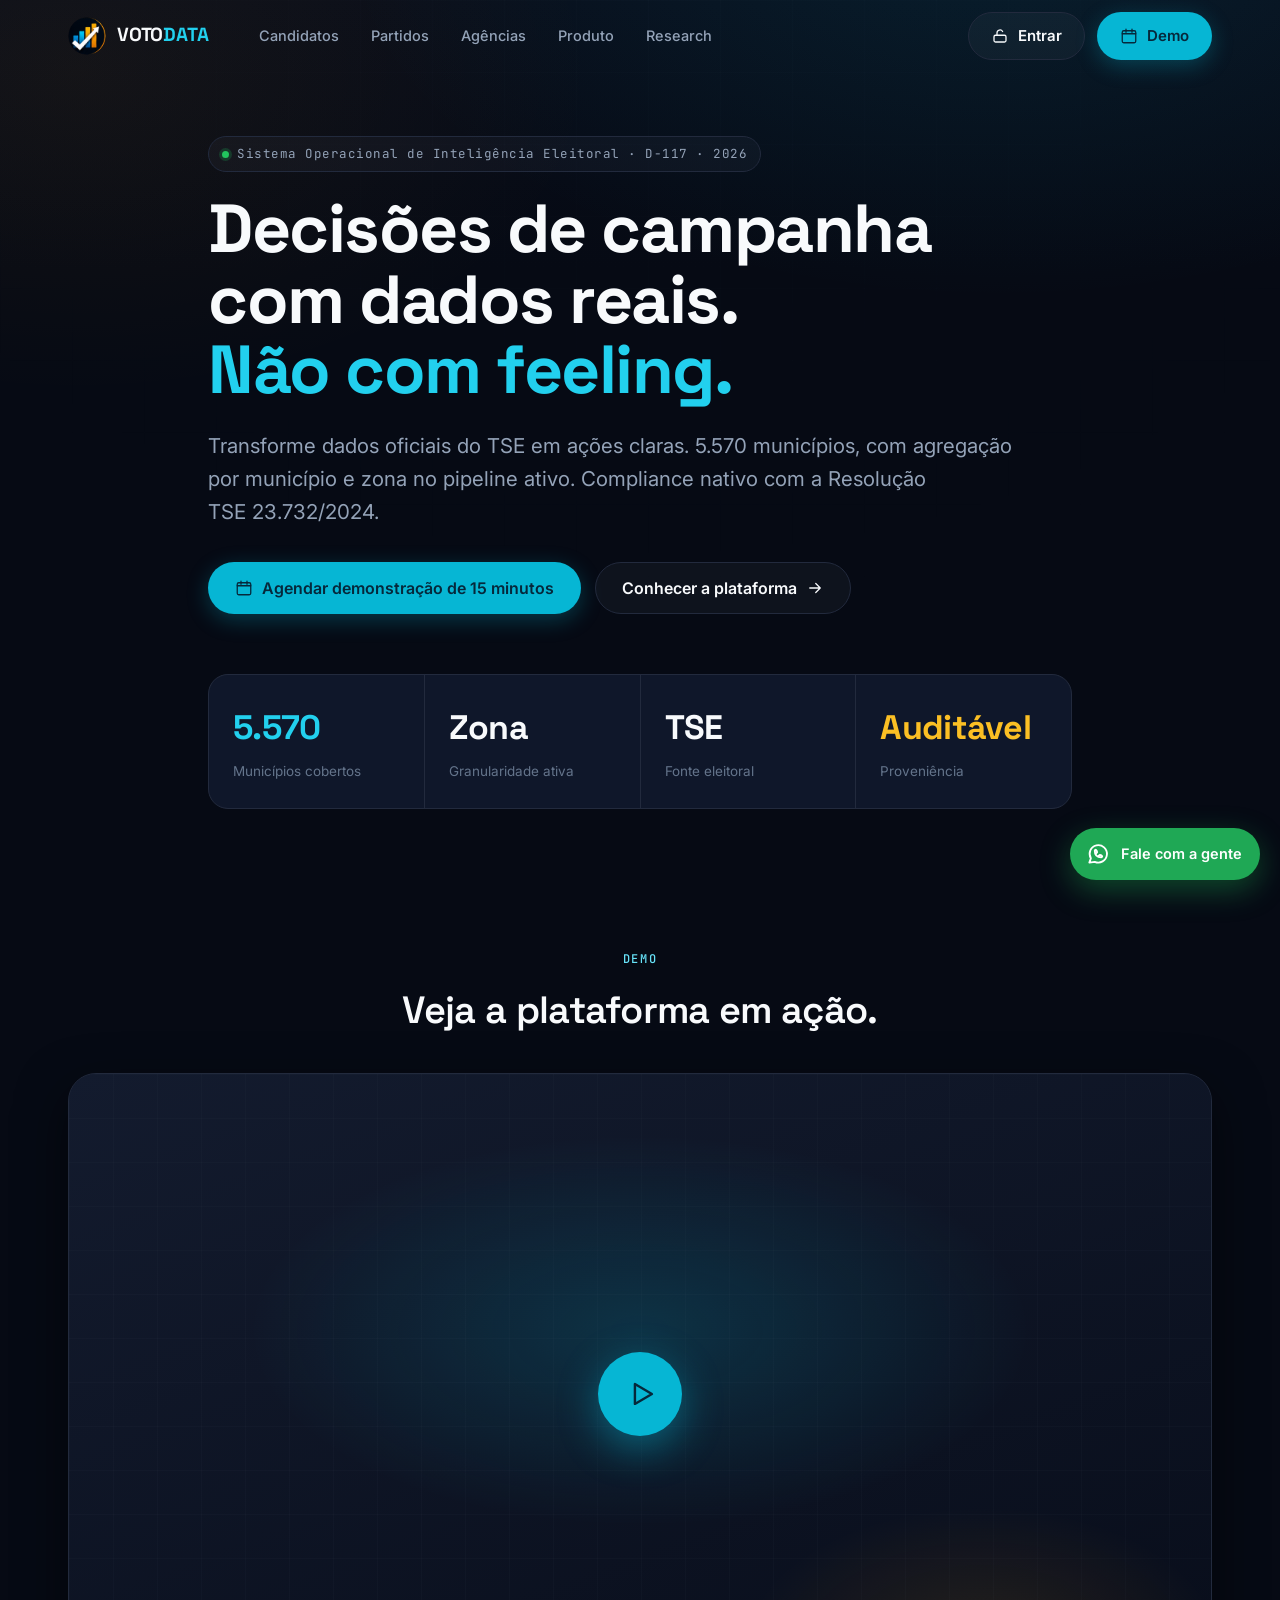
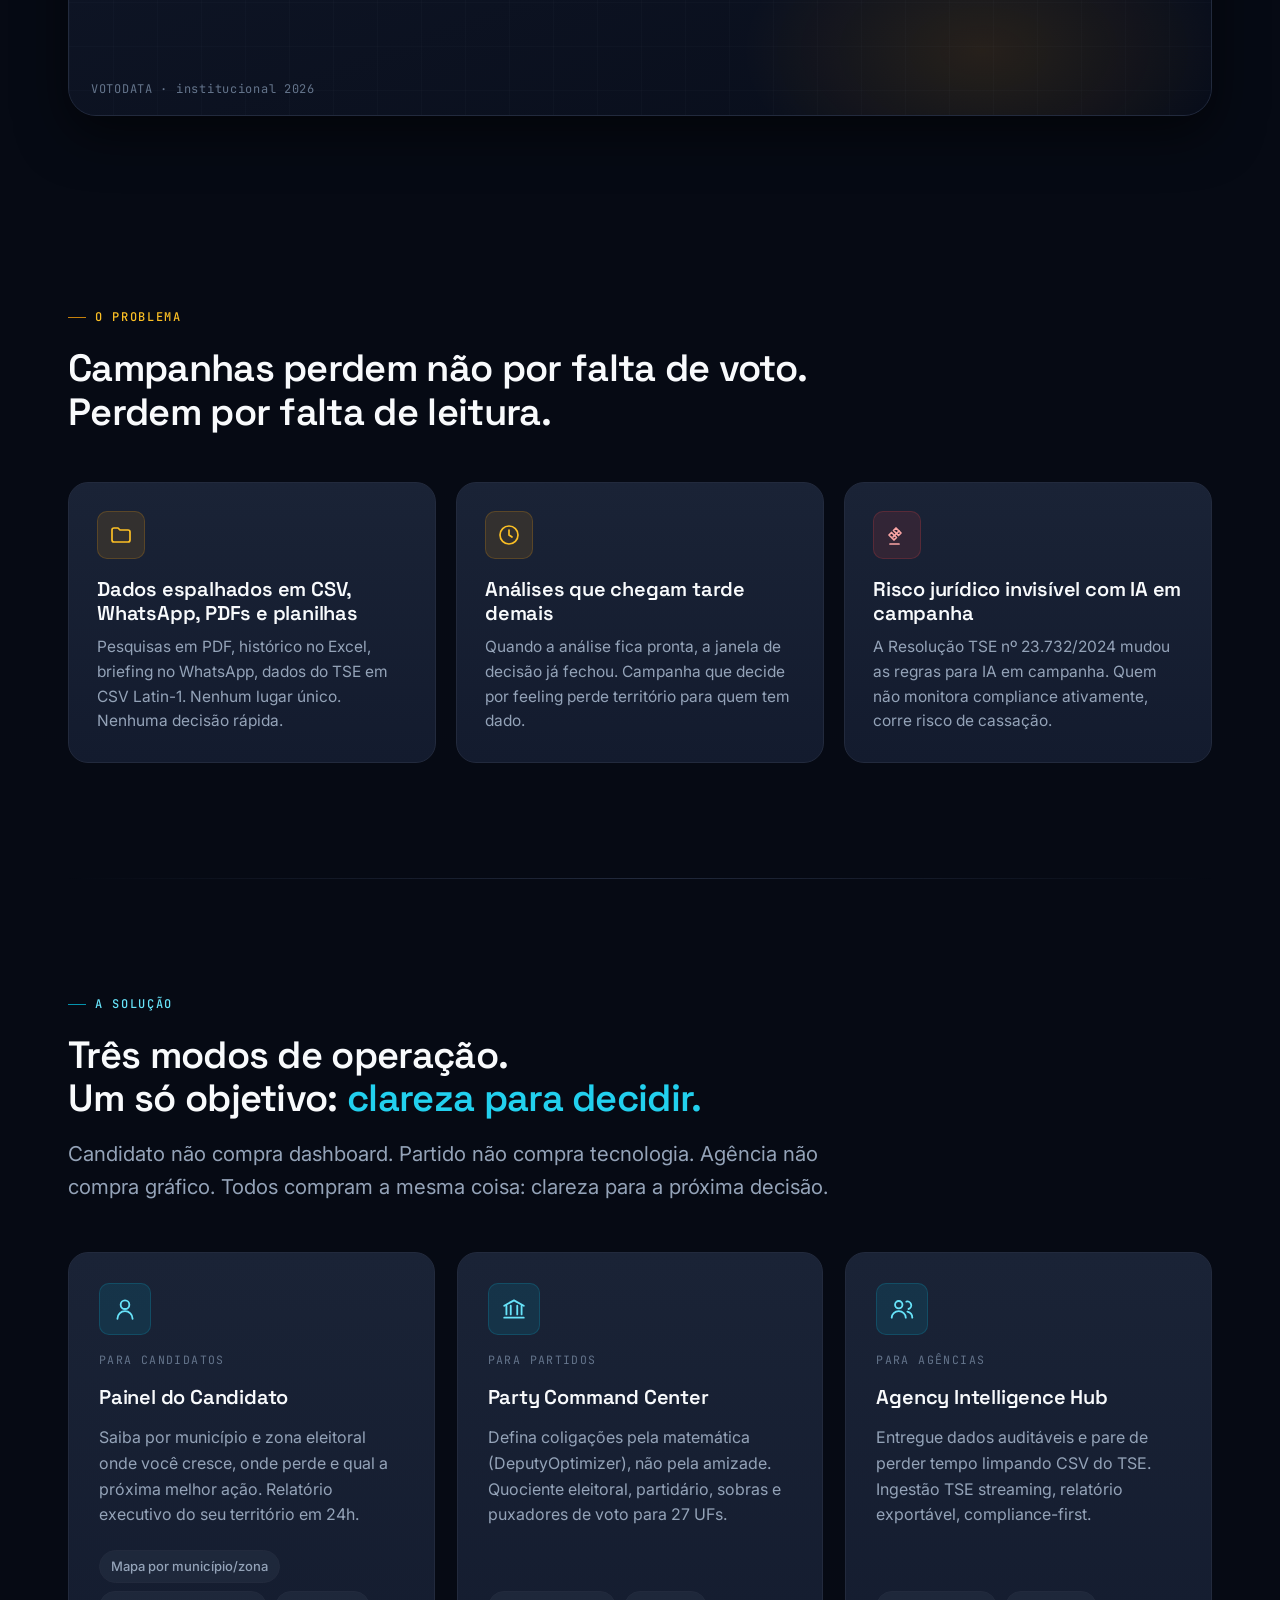
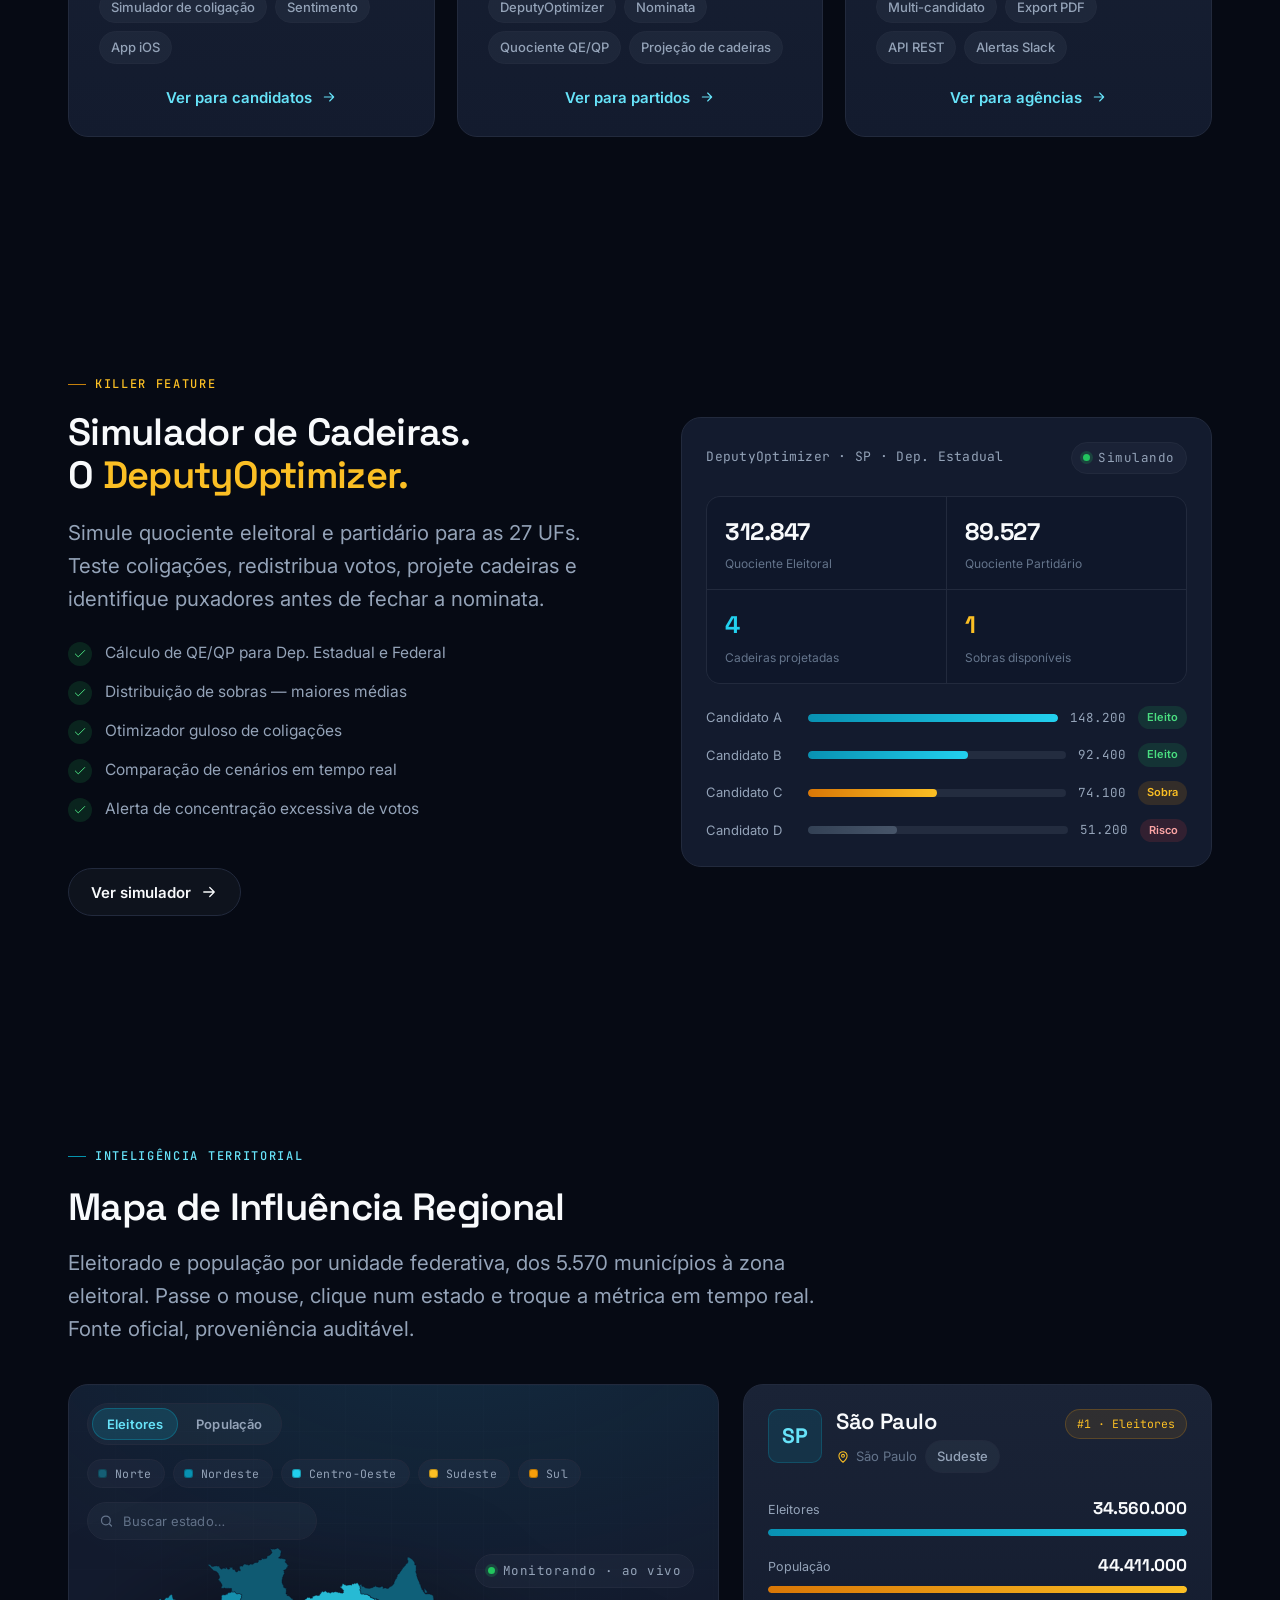
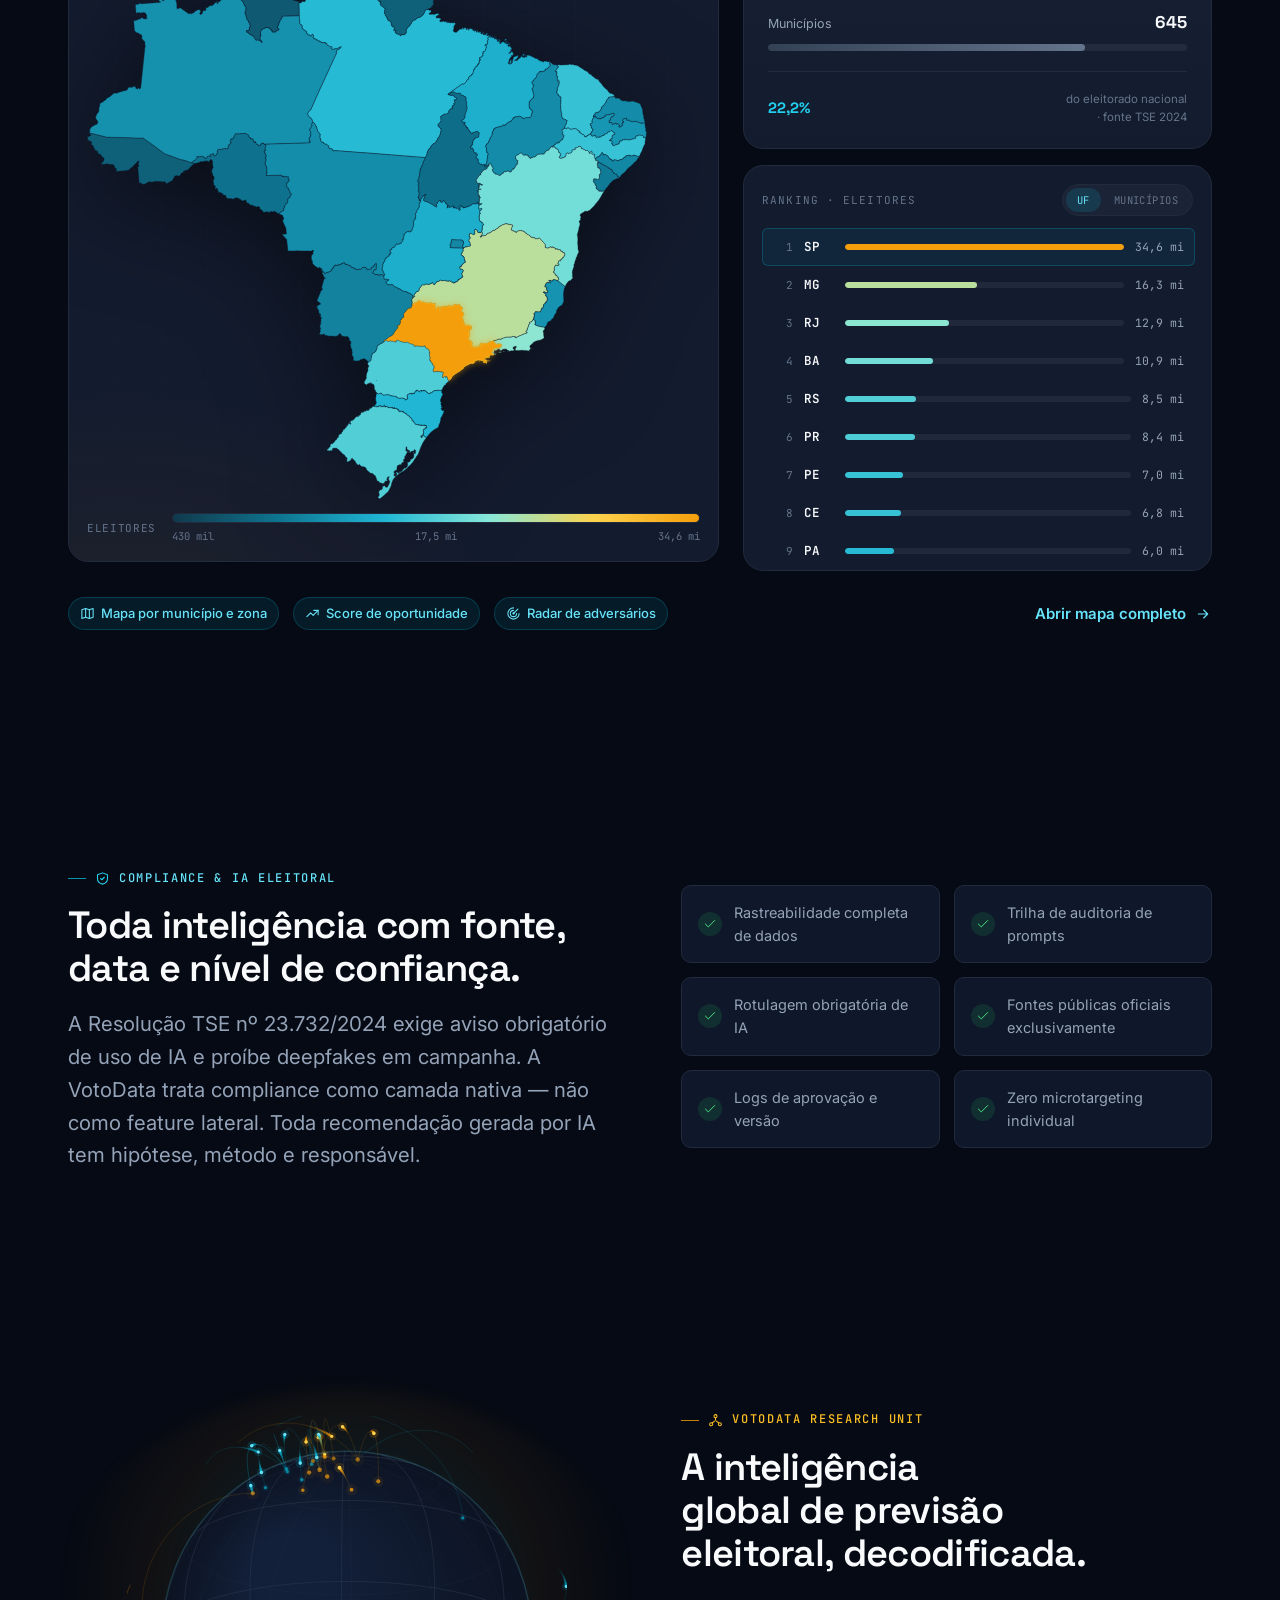
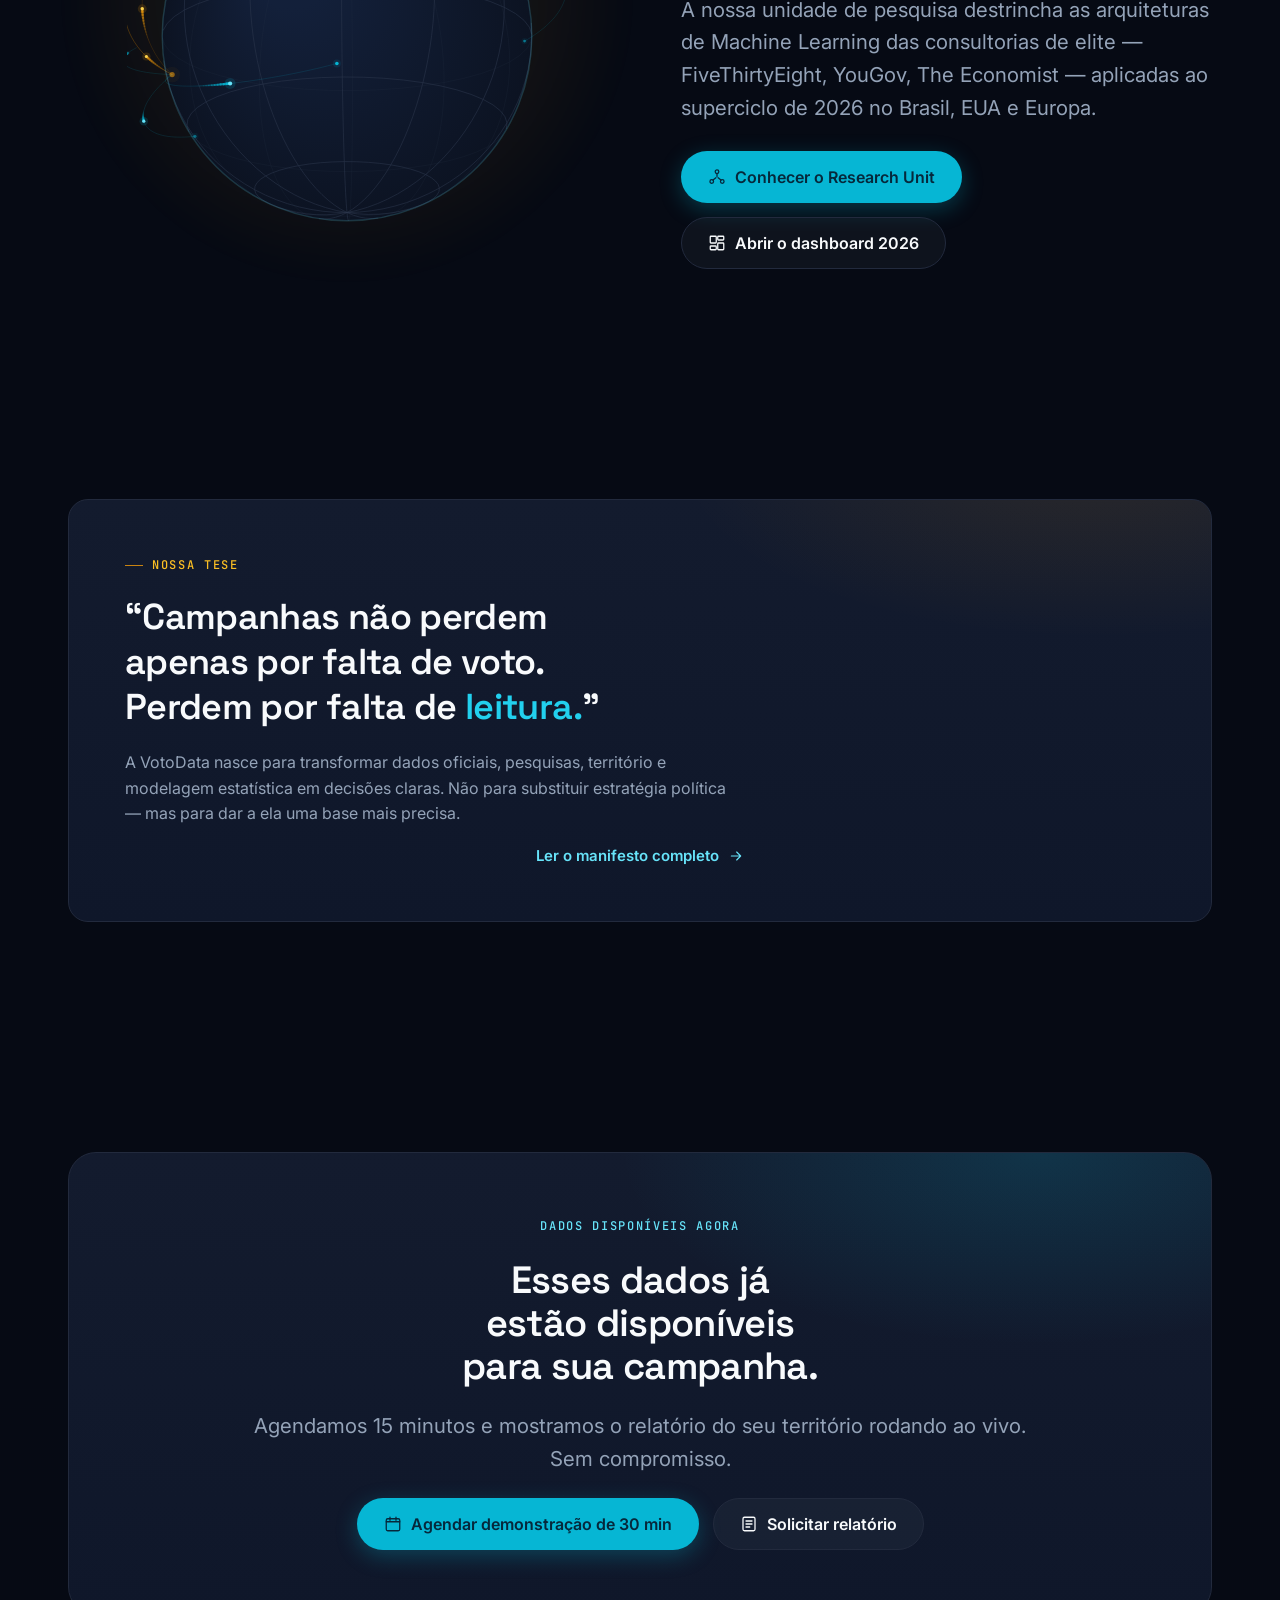
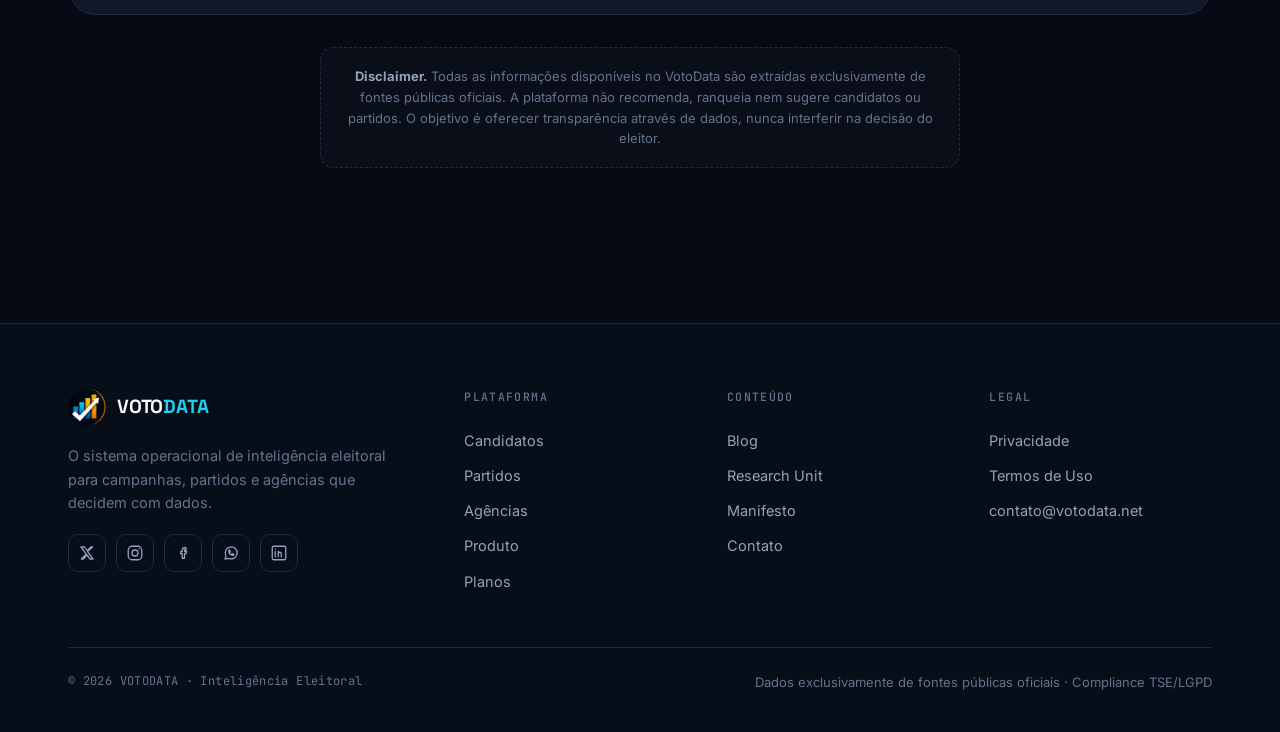
<file: index.html>
<!DOCTYPE html>
<html lang="pt-BR">
<head>
<meta charset="UTF-8">
<meta name="viewport" content="width=device-width, initial-scale=1">
<title>VOTODATA — Decisões de campanha com dados reais. Não com feeling.</title>
<meta name="description" content="Transforme dados oficiais do TSE em ações claras. 5.570 municípios com agregação por município e zona. Compliance nativo com a Resolução TSE 23.732/2024.">
<link rel="preconnect" href="https://fonts.googleapis.com">
<link rel="preconnect" href="https://fonts.gstatic.com" crossorigin>
<link href="https://fonts.googleapis.com/css2?family=Space+Grotesk:wght@400;500;600;700&family=Inter:wght@400;500;600;700&family=JetBrains+Mono:wght@400;500;600&display=swap" rel="stylesheet">
<link rel="stylesheet" href="site.css"><link rel="icon" type="image/png" href="assets/brasao.png">
<link rel="stylesheet" href="mapa.css">
<link rel="icon" type="image/png" href="assets/brasao.png">

<!-- Open Graph / Social -->
<meta property="og:type" content="website">
<meta property="og:url" content="https://votodata.net/">
<meta property="og:title" content="VotoData · Inteligência Eleitoral 2026">
<meta property="og:description" content="Decisões de campanha com dados reais. Não com feeling.">
<meta property="og:image" content="https://votodata.net/assets/og-image.png">

<!-- Twitter -->
<meta property="twitter:card" content="summary_large_image">
<meta property="twitter:url" content="https://votodata.net/">
<meta property="twitter:title" content="VotoData · Inteligência Eleitoral 2026">
<meta property="twitter:description" content="Decisões de campanha com dados reais. Não com feeling.">
<meta property="twitter:image" content="https://votodata.net/assets/og-image.png">
<style>
  .globe-home{position:relative;display:flex;align-items:center;justify-content:center;min-height:360px}
  .globe-home::before{content:"";position:absolute;width:112%;height:112%;border-radius:50%;
    background:radial-gradient(circle at 50% 42%, rgba(6,182,212,.18), rgba(245,158,11,.05) 46%, transparent 68%);filter:blur(8px);pointer-events:none}
  .globe-home canvas[data-vd-globe]{position:relative;width:min(440px,80vw);aspect-ratio:1/1;touch-action:none;cursor:grab}
  .globe-home canvas[data-vd-globe]:active{cursor:grabbing}
  @media (max-width:1000px){.globe-home{order:-1;min-height:300px}}
</style>
</head>
<body data-page="home">

<!-- ============ HERO ============ -->
<section class="hero" data-screen-label="Home — Hero">
  <div class="wrap hero__inner">
    <span class="pill"><span class="dot dot--live"></span>Sistema Operacional de Inteligência Eleitoral · D-117 · 2026</span>
    <h1 class="display">Decisões de campanha com dados reais. <span class="cy">Não com feeling.</span></h1>
    <p class="lead">Transforme dados oficiais do TSE em ações claras. 5.570 municípios, com agregação por município e zona no pipeline ativo. Compliance nativo com a Resolução TSE 23.732/2024.</p>
    <div class="hero__cta">
      <a class="btn btn--primary btn--lg" href="mailto:contato@votodata.net?subject=Demo%20VotoData%202026"><i data-i="calendar"></i>Agendar demonstração de 15 minutos</a>
      <a class="btn btn--ghost btn--lg" href="candidatos.html">Conhecer a plataforma <i data-i="arrowRight"></i></a>
    </div>
    <div class="statstrip" data-reveal>
      <div class="statstrip__c"><span class="statstrip__v cy">5.570</span><span class="statstrip__l">Municípios cobertos</span></div>
      <div class="statstrip__c"><span class="statstrip__v">Zona</span><span class="statstrip__l">Granularidade ativa</span></div>
      <div class="statstrip__c"><span class="statstrip__v">TSE</span><span class="statstrip__l">Fonte eleitoral</span></div>
      <div class="statstrip__c"><span class="statstrip__v am">Auditável</span><span class="statstrip__l">Proveniência</span></div>
    </div>
  </div>
</section>

<!-- ============ DEMO VIDEO ============ -->
<section class="section section--tight" id="demo">
  <div class="wrap">
    <div class="section-head" style="margin-inline:auto;text-align:center;align-items:center" data-reveal>
      <span class="eyebrow eyebrow--plain">Demo</span>
      <h2 class="h2">Veja a plataforma em ação.</h2>
    </div>
    <div class="video" data-reveal>
      <button class="video__btn" id="playVideo" aria-label="Reproduzir vídeo">
        <span class="video__thumb"></span>
        <span class="video__play"><i data-i="play"></i></span>
        <span class="video__cap mono">VOTODATA · institucional 2026</span>
      </button>
    </div>
  </div>
</section>

<!-- ============ O PROBLEMA ============ -->
<section class="section" id="problema">
  <div class="wrap">
    <div class="section-head" data-reveal>
      <span class="eyebrow eyebrow--amber">O problema</span>
      <h2 class="h2">Campanhas perdem não por falta de voto.<br>Perdem por falta de leitura.</h2>
    </div>
    <div class="grid g3" style="margin-top:48px">
      <div class="card card--glow" data-reveal>
        <div class="card__ico card__ico--amber"><i data-i="folder"></i></div>
        <h3 class="h3">Dados espalhados em CSV, WhatsApp, PDFs e planilhas</h3>
        <p>Pesquisas em PDF, histórico no Excel, briefing no WhatsApp, dados do TSE em CSV Latin-1. Nenhum lugar único. Nenhuma decisão rápida.</p>
      </div>
      <div class="card card--glow" data-reveal>
        <div class="card__ico card__ico--amber"><i data-i="clock"></i></div>
        <h3 class="h3">Análises que chegam tarde demais</h3>
        <p>Quando a análise fica pronta, a janela de decisão já fechou. Campanha que decide por feeling perde território para quem tem dado.</p>
      </div>
      <div class="card card--glow" data-reveal>
        <div class="card__ico card__ico--danger"><i data-i="gavel"></i></div>
        <h3 class="h3">Risco jurídico invisível com IA em campanha</h3>
        <p>A Resolução TSE nº 23.732/2024 mudou as regras para IA em campanha. Quem não monitora compliance ativamente, corre risco de cassação.</p>
      </div>
    </div>
  </div>
</section>

<div class="wrap"><div class="divider"></div></div>

<!-- ============ A SOLUÇÃO — 3 MODOS ============ -->
<section class="section" id="solucao">
  <div class="wrap">
    <div class="section-head" data-reveal>
      <span class="eyebrow">A solução</span>
      <h2 class="h2">Três modos de operação.<br>Um só objetivo: <span class="cy">clareza para decidir.</span></h2>
      <p class="lead">Candidato não compra dashboard. Partido não compra tecnologia. Agência não compra gráfico. Todos compram a mesma coisa: clareza para a próxima decisão.</p>
    </div>
    <div class="aud" style="margin-top:48px">
      <a class="aud__card" href="candidatos.html" data-reveal>
        <div class="aud__ico"><i data-i="user"></i></div>
        <span class="aud__ey">Para candidatos</span>
        <h3 class="h3">Painel do Candidato</h3>
        <p class="sec">Saiba por município e zona eleitoral onde você cresce, onde perde e qual a próxima melhor ação. Relatório executivo do seu território em 24h.</p>
        <div class="aud__feats">
          <span class="tag tag--mut">Mapa por município/zona</span>
          <span class="tag tag--mut">Simulador de coligação</span>
          <span class="tag tag--mut">Sentimento</span>
          <span class="tag tag--mut">App iOS</span>
        </div>
        <span class="btn btn--link" style="margin-top:8px">Ver para candidatos <i data-i="arrowRight"></i></span>
      </a>
      <a class="aud__card" href="partidos.html" data-reveal>
        <div class="aud__ico"><i data-i="bank"></i></div>
        <span class="aud__ey">Para partidos</span>
        <h3 class="h3">Party Command Center</h3>
        <p class="sec">Defina coligações pela matemática (DeputyOptimizer), não pela amizade. Quociente eleitoral, partidário, sobras e puxadores de voto para 27 UFs.</p>
        <div class="aud__feats">
          <span class="tag tag--mut">DeputyOptimizer</span>
          <span class="tag tag--mut">Nominata</span>
          <span class="tag tag--mut">Quociente QE/QP</span>
          <span class="tag tag--mut">Projeção de cadeiras</span>
        </div>
        <span class="btn btn--link" style="margin-top:8px">Ver para partidos <i data-i="arrowRight"></i></span>
      </a>
      <a class="aud__card" href="agencies.html" data-reveal>
        <div class="aud__ico"><i data-i="users"></i></div>
        <span class="aud__ey">Para agências</span>
        <h3 class="h3">Agency Intelligence Hub</h3>
        <p class="sec">Entregue dados auditáveis e pare de perder tempo limpando CSV do TSE. Ingestão TSE streaming, relatório exportável, compliance-first.</p>
        <div class="aud__feats">
          <span class="tag tag--mut">Multi-candidato</span>
          <span class="tag tag--mut">Export PDF</span>
          <span class="tag tag--mut">API REST</span>
          <span class="tag tag--mut">Alertas Slack</span>
        </div>
        <span class="btn btn--link" style="margin-top:8px">Ver para agências <i data-i="arrowRight"></i></span>
      </a>
    </div>
  </div>
</section>

<!-- ============ KILLER FEATURE — SIMULADOR ============ -->
<section class="section" id="simulador">
  <div class="wrap">
    <div class="split">
      <div data-reveal>
        <span class="eyebrow eyebrow--amber">Killer feature</span>
        <h2 class="h2" style="margin-top:16px">Simulador de Cadeiras.<br>O <span class="am">DeputyOptimizer.</span></h2>
        <p class="lead" style="margin-top:20px">Simule quociente eleitoral e partidário para as 27 UFs. Teste coligações, redistribua votos, projete cadeiras e identifique puxadores antes de fechar a nominata.</p>
        <ul class="checklist">
          <li><span class="ck"><i data-i="check"></i></span>Cálculo de QE/QP para Dep. Estadual e Federal</li>
          <li><span class="ck"><i data-i="check"></i></span>Distribuição de sobras — maiores médias</li>
          <li><span class="ck"><i data-i="check"></i></span>Otimizador guloso de coligações</li>
          <li><span class="ck"><i data-i="check"></i></span>Comparação de cenários em tempo real</li>
          <li><span class="ck"><i data-i="check"></i></span>Alerta de concentração excessiva de votos</li>
        </ul>
        <a class="btn btn--ghost" style="margin-top:30px" href="partidos.html">Ver simulador <i data-i="arrowRight"></i></a>
      </div>
      <div class="split__media" data-reveal>
        <!-- mock simulador -->
        <div class="sim panel">
          <div class="sim__head">
            <div>
              <div class="sim__title mono">DeputyOptimizer · SP · Dep. Estadual</div>
            </div>
            <span class="pill" style="padding:5px 11px"><span class="dot dot--live"></span>Simulando</span>
          </div>
          <div class="sim__metrics">
            <div class="sim__m"><span class="sim__mv">312.847</span><span class="sim__ml">Quociente Eleitoral</span></div>
            <div class="sim__m"><span class="sim__mv">89.527</span><span class="sim__ml">Quociente Partidário</span></div>
            <div class="sim__m"><span class="sim__mv cy">4</span><span class="sim__ml">Cadeiras projetadas</span></div>
            <div class="sim__m"><span class="sim__mv am">1</span><span class="sim__ml">Sobras disponíveis</span></div>
          </div>
          <div class="sim__bars">
            <div class="simbar"><span class="simbar__n">Candidato A</span><span class="simbar__track"><span class="simbar__fill" style="width:100%"></span></span><span class="simbar__v">148.200</span><span class="simbar__st simbar__st--ok">Eleito</span></div>
            <div class="simbar"><span class="simbar__n">Candidato B</span><span class="simbar__track"><span class="simbar__fill" style="width:62%"></span></span><span class="simbar__v">92.400</span><span class="simbar__st simbar__st--ok">Eleito</span></div>
            <div class="simbar"><span class="simbar__n">Candidato C</span><span class="simbar__track"><span class="simbar__fill simbar__fill--am" style="width:50%"></span></span><span class="simbar__v">74.100</span><span class="simbar__st simbar__st--am">Sobra</span></div>
            <div class="simbar"><span class="simbar__n">Candidato D</span><span class="simbar__track"><span class="simbar__fill simbar__fill--mut" style="width:34%"></span></span><span class="simbar__v">51.200</span><span class="simbar__st simbar__st--risk">Risco</span></div>
          </div>
        </div>
      </div>
    </div>
  </div>
</section>

<!-- ============ MAPA DE INFLUÊNCIA ============ -->
<section class="section" id="mapa">
  <div class="wrap">
    <div class="section-head" data-reveal style="max-width:760px">
      <span class="eyebrow">Inteligência territorial</span>
      <h2 class="h2">Mapa de Influência Regional</h2>
      <p class="lead">Eleitorado e população por unidade federativa, dos 5.570 municípios à zona eleitoral.
        Passe o mouse, clique num estado e troque a métrica em tempo real. Fonte oficial, proveniência auditável.</p>
    </div>
    <div class="vdmap vdmap--section" data-vd-map data-variant="section" data-metric="eleitores" data-palette="heat" data-reveal style="margin-top:38px">
      <div class="vdmap-layout">
        <div class="vdmap-stage panel" data-vdmap-stage></div>
        <div class="vdmap-aside" data-vdmap-aside></div>
      </div>
    </div>
    <div class="flex aic wrap-gap jcb" style="margin-top:26px">
      <div class="flex wrap-gap">
        <span class="tag"><i data-i="map" style="width:15px"></i>Mapa por município e zona</span>
        <span class="tag"><i data-i="trendingUp" style="width:15px"></i>Score de oportunidade</span>
        <span class="tag"><i data-i="radar" style="width:15px"></i>Radar de adversários</span>
      </div>
      <a class="btn btn--link" href="mapa.html">Abrir mapa completo <i data-i="arrowRight"></i></a>
    </div>
  </div>
</section>

<!-- ============ COMPLIANCE ============ -->
<section class="section" id="compliance">
  <div class="wrap">
    <div class="split">
      <div data-reveal>
        <span class="eyebrow"><i data-i="shield" style="width:15px;color:var(--vd-cyan-400)"></i>Compliance &amp; IA Eleitoral</span>
        <h2 class="h2" style="margin-top:16px">Toda inteligência com fonte, data e nível de confiança.</h2>
        <p class="lead" style="margin-top:18px">A Resolução TSE nº 23.732/2024 exige aviso obrigatório de uso de IA e proíbe deepfakes em campanha. A VotoData trata compliance como camada nativa — não como feature lateral. Toda recomendação gerada por IA tem hipótese, método e responsável.</p>
      </div>
      <div data-reveal>
        <div class="grid g2" style="gap:14px">
          <div class="checkcard"><span class="ck"><i data-i="check"></i></span>Rastreabilidade completa de dados</div>
          <div class="checkcard"><span class="ck"><i data-i="check"></i></span>Trilha de auditoria de prompts</div>
          <div class="checkcard"><span class="ck"><i data-i="check"></i></span>Rotulagem obrigatória de IA</div>
          <div class="checkcard"><span class="ck"><i data-i="check"></i></span>Fontes públicas oficiais exclusivamente</div>
          <div class="checkcard"><span class="ck"><i data-i="check"></i></span>Logs de aprovação e versão</div>
          <div class="checkcard"><span class="ck"><i data-i="check"></i></span>Zero microtargeting individual</div>
        </div>
      </div>
    </div>
  </div>
</section>

<!-- ============ RESEARCH UNIT ============ -->
<section class="section" id="research">
  <div class="wrap">
    <div class="split">
      <div class="globe-home" data-reveal aria-hidden="true">
        <canvas data-vd-globe></canvas>
      </div>
      <div data-reveal>
        <span class="eyebrow eyebrow--amber"><i data-i="model" style="width:15px"></i>VotoData Research Unit</span>
        <h2 class="h2" style="margin-top:16px">A inteligência global de previsão eleitoral, decodificada.</h2>
        <p class="lead" style="margin-top:18px">A nossa unidade de pesquisa destrincha as arquiteturas de Machine Learning das consultorias de elite — FiveThirtyEight, YouGov, The Economist — aplicadas ao superciclo de 2026 no Brasil, EUA e Europa.</p>
        <div class="flex wrap-gap" style="margin-top:26px">
          <a class="btn btn--primary btn--lg" href="research.html"><i data-i="model"></i>Conhecer o Research Unit</a>
          <a class="btn btn--ghost btn--lg" href="../Research Dashboard 2026.html"><i data-i="dashboard"></i>Abrir o dashboard 2026</a>
        </div>
      </div>
    </div>
  </div>
</section>

<!-- ============ TESE / MANIFESTO ============ -->
<section class="section" id="manifesto">
  <div class="wrap">
    <div class="manifesto panel" data-reveal>
      <span class="eyebrow eyebrow--amber">Nossa tese</span>
      <blockquote class="manifesto__q">“Campanhas não perdem apenas por falta de voto. Perdem por falta de <span class="cy">leitura.</span>”</blockquote>
      <p class="sec" style="max-width:62ch">A VotoData nasce para transformar dados oficiais, pesquisas, território e modelagem estatística em decisões claras. Não para substituir estratégia política — mas para dar a ela uma base mais precisa.</p>
      <a class="btn btn--link" href="produto.html#manifesto">Ler o manifesto completo <i data-i="arrowRight"></i></a>
    </div>
  </div>
</section>

<!-- ============ CTA FINAL ============ -->
<section class="section">
  <div class="wrap">
    <div class="cta-banner" data-reveal>
      <span class="eyebrow eyebrow--plain">Dados disponíveis agora</span>
      <h2 class="h2">Esses dados já estão disponíveis para sua campanha.</h2>
      <p class="lead" style="text-align:center">Agendamos 15 minutos e mostramos o relatório do seu território rodando ao vivo. Sem compromisso.</p>
      <div class="cta">
        <a class="btn btn--primary btn--lg" href="mailto:contato@votodata.net?subject=Demo%20VotoData%202026"><i data-i="calendar"></i>Agendar demonstração de 30 min</a>
        <a class="btn btn--ghost btn--lg" href="contato.html"><i data-i="article"></i>Solicitar relatório</a>
      </div>
    </div>
    <p class="disclaimer" style="margin:32px auto 0;text-align:center"><b>Disclaimer.</b> Todas as informações disponíveis no VotoData são extraídas exclusivamente de fontes públicas oficiais. A plataforma não recomenda, ranqueia nem sugere candidatos ou partidos. O objetivo é oferecer transparência através de dados, nunca interferir na decisão do eleitor.</p>
  </div>
</section>

<template id="__bundler_thumbnail">
<svg viewBox="0 0 100 100" xmlns="http://www.w3.org/2000/svg"><rect width="100" height="100" rx="20" fill="#0F172A"/><g transform="translate(30 28)" fill="none" stroke="#06B6D4" stroke-width="5" stroke-linecap="round" stroke-linejoin="round"><path d="M2 38 L14 26 L22 32 L40 10" stroke="#22D0EE"/><path d="M30 10 H40 V20" stroke="#F59E0B"/><path d="M2 44 L40 44" stroke="#475569"/></g></svg>
</template>

<script src="site.js"></script>
<script src="ds/globe.js"></script>
<script src="mapa.data.js"></script>
<script src="mapa.munis.js"></script>
<script src="mapa.js"></script>
<script>
  document.getElementById('playVideo')?.addEventListener('click', function () {
    var f = document.createElement('iframe');
    f.src = 'https://www.youtube.com/embed/sGoSF3VbhhI?rel=0&autoplay=1';
    f.title = 'VOTODATA — vídeo institucional';
    f.allow = 'accelerometer; autoplay; clipboard-write; encrypted-media; gyroscope; picture-in-picture';
    f.allowFullscreen = true;
    f.className = 'video__iframe';
    this.replaceWith(f);
  });
</script>
</body>
</html>
</file>
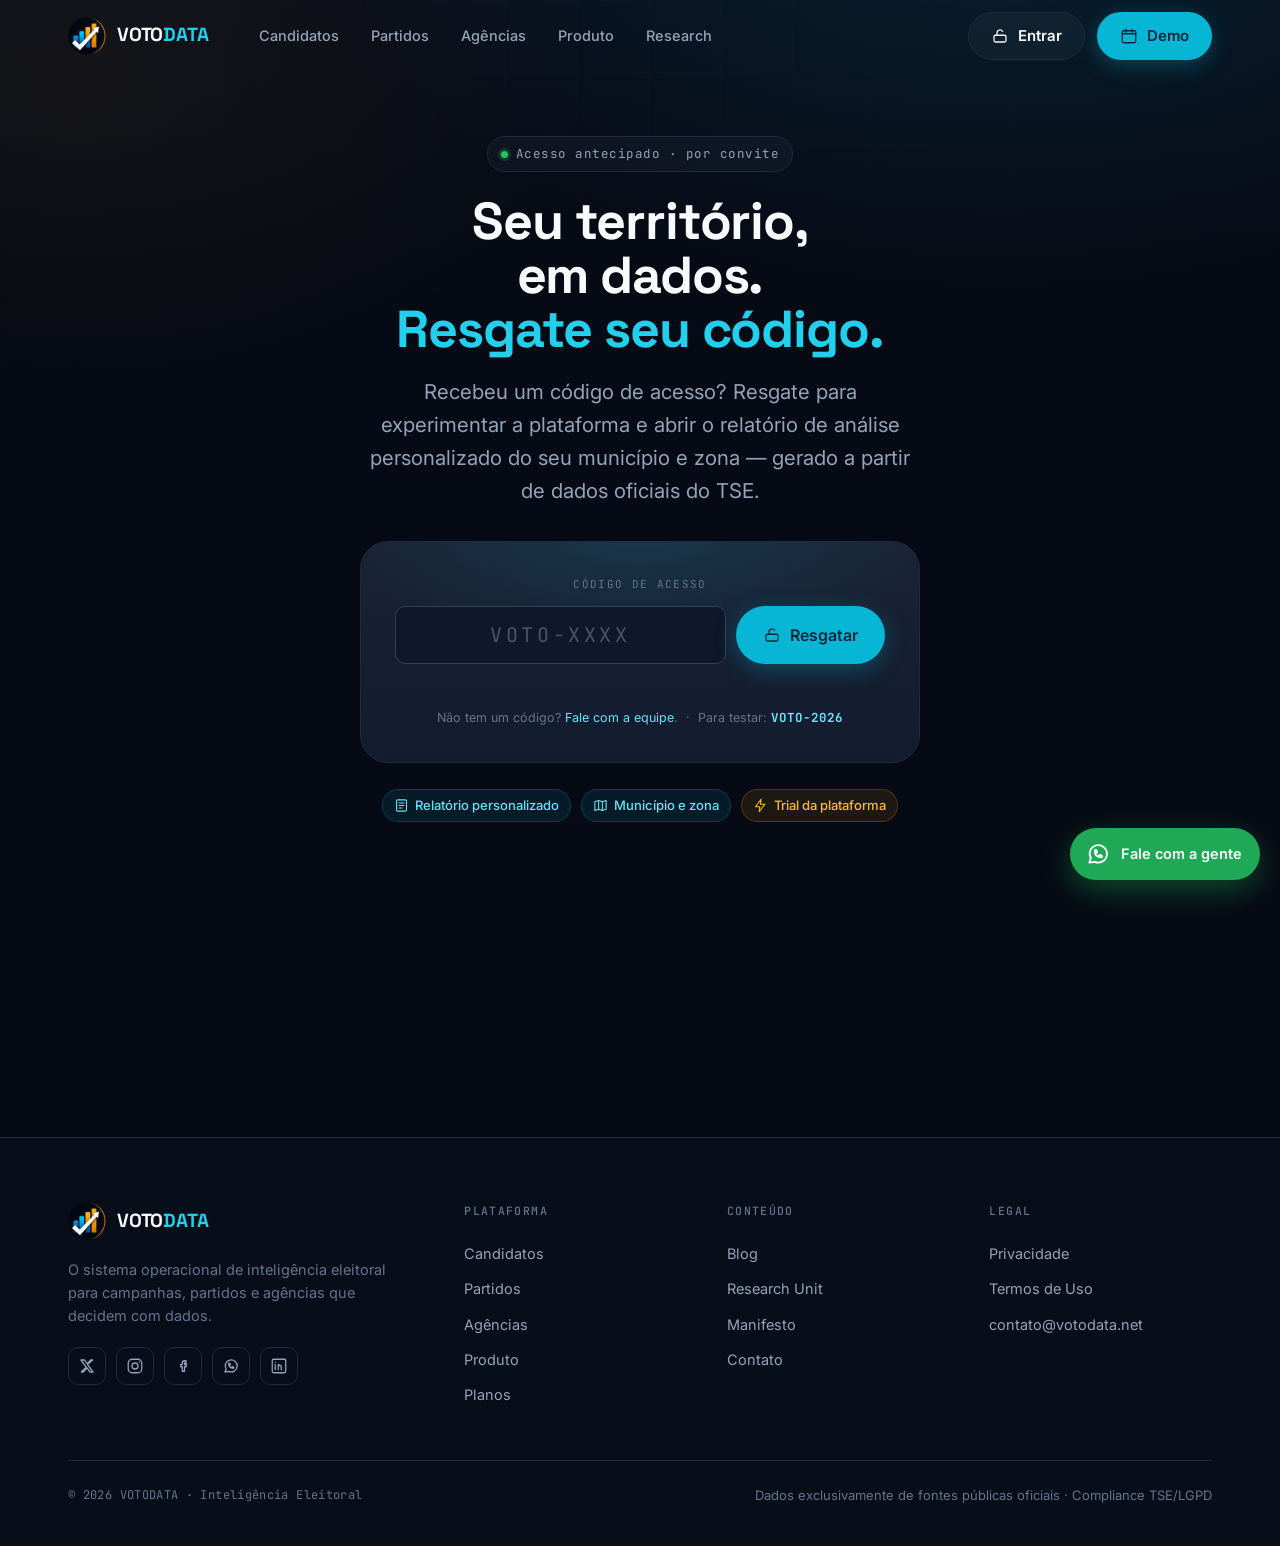
<file: acesso.html>
<!DOCTYPE html>
<html lang="pt-BR">
<head>
<meta charset="UTF-8">
<meta name="viewport" content="width=device-width, initial-scale=1">
<title>Acesso por código — VOTODATA</title>
<meta name="description" content="Resgate seu código de acesso, experimente a plataforma e receba o relatório de dados personalizado do seu território.">
<link rel="preconnect" href="https://fonts.googleapis.com">
<link rel="preconnect" href="https://fonts.gstatic.com" crossorigin>
<link href="https://fonts.googleapis.com/css2?family=Space+Grotesk:wght@400;500;600;700&family=Inter:wght@400;500;600;700&family=JetBrains+Mono:wght@400;500;600&display=swap" rel="stylesheet">
<link rel="stylesheet" href="site.css"><link rel="icon" type="image/png" href="assets/brasao.png">
<link rel="stylesheet" href="audience.css">
<style>
  .gate{max-width:560px;margin-inline:auto;text-align:center;display:flex;flex-direction:column;align-items:center}
  .codebox{width:100%;margin-top:34px;padding:clamp(24px,3vw,34px);border:1px solid var(--border);border-radius:var(--r-2xl);
    background:radial-gradient(500px 240px at 50% -10%, rgba(6,182,212,.14), transparent 60%),linear-gradient(180deg,var(--card),var(--ink-850))}
  .codebox label{display:block;font-family:var(--font-mono);font-size:11px;letter-spacing:.12em;text-transform:uppercase;color:var(--text-mut);margin-bottom:12px}
  .codeform{display:flex;gap:10px;flex-wrap:wrap;justify-content:center}
  .codeinput{flex:1;min-width:220px;background:var(--surface);border:1px solid var(--border-soft);border-radius:var(--r-md);
    color:var(--text);font-family:var(--font-mono);font-size:20px;letter-spacing:.18em;text-align:center;text-transform:uppercase;padding:15px 16px;transition:border-color .2s,box-shadow .2s}
  .codeinput::placeholder{color:var(--text-disabled,#475569);letter-spacing:.18em}
  .codeinput:focus{outline:none;border-color:var(--primary);box-shadow:0 0 0 3px var(--focus-ring)}
  .codehint{font-size:12.5px;color:var(--text-mut);margin-top:14px}
  .codehint b{color:var(--vd-cyan-300);font-family:var(--font-mono);cursor:pointer}
  .codeerr{color:#FCA5A5;font-size:13px;margin-top:12px;min-height:18px}
  .perks{display:flex;flex-wrap:wrap;gap:10px;justify-content:center;margin-top:26px}

  /* report */
  .report{display:none}
  .report.show{display:block}
  .rep-hello{display:flex;flex-wrap:wrap;align-items:center;justify-content:space-between;gap:16px;margin-bottom:24px}
  .rep-hello h1{font-family:var(--font-display);font-weight:700;font-size:clamp(26px,3.4vw,38px);letter-spacing:-.02em;line-height:1.1}
  .rep-card{padding:clamp(22px,3vw,32px);border:1px solid var(--border);border-radius:var(--r-2xl);
    background:linear-gradient(180deg,var(--card),var(--ink-850));margin-bottom:20px}
  .rep-card>.lab{display:flex;align-items:center;gap:9px;font-family:var(--font-mono);font-size:12px;color:var(--vd-cyan-300);letter-spacing:.06em;margin-bottom:18px}
  .rep-grid{display:grid;grid-template-columns:1.15fr .85fr;gap:20px}
  @media (max-width:860px){.rep-grid{grid-template-columns:1fr}}
  .demo-flag{font-size:11px;font-family:var(--font-mono);color:var(--text-mut);border:1px dashed var(--border);border-radius:var(--r-full);padding:4px 10px}
</style>
</head>
<body data-page="acesso">

<!-- ESTADO 1 — GATE -->
<section class="hero" id="gate" data-screen-label="Acesso — Resgate de código" style="padding-bottom:40px">
  <div class="wrap">
    <div class="gate">
      <span class="pill"><span class="dot dot--live"></span>Acesso antecipado · por convite</span>
      <h1 class="display" style="font-size:clamp(32px,4.6vw,52px);margin-top:22px">Seu território, em dados.<br><span class="cy">Resgate seu código.</span></h1>
      <p class="lead" style="margin-top:20px;text-align:center">Recebeu um código de acesso? Resgate para experimentar a plataforma e abrir o relatório de análise personalizado do seu município e zona — gerado a partir de dados oficiais do TSE.</p>

      <form class="codebox" id="codeForm">
        <label for="code">Código de acesso</label>
        <div class="codeform">
          <input class="codeinput" id="code" name="code" placeholder="VOTO-XXXX" maxlength="12" autocomplete="off" required>
          <button class="btn btn--primary btn--lg" type="submit"><i data-i="lockOpen"></i>Resgatar</button>
        </div>
        <div class="codeerr" id="codeErr"></div>
        <p class="codehint">Não tem um código? <a href="contato.html" style="color:var(--vd-cyan-300)">Fale com a equipe</a>. &nbsp;·&nbsp; Para testar: <b id="demoCode">VOTO-2026</b></p>
      </form>

      <div class="perks">
        <span class="tag"><i data-i="article" style="width:15px"></i>Relatório personalizado</span>
        <span class="tag"><i data-i="map" style="width:15px"></i>Município e zona</span>
        <span class="tag tag--amber"><i data-i="bolt" style="width:15px"></i>Trial da plataforma</span>
      </div>
    </div>
  </div>
</section>

<!-- ESTADO 2 — RELATÓRIO -->
<section class="section" id="report" style="padding-top:calc(var(--header-h) + 48px)">
  <div class="wrap report" id="reportInner">
    <div class="rep-hello">
      <div>
        <span class="eyebrow">Acesso liberado</span>
        <h1 style="margin-top:12px">Olá! O relatório de <span class="cy" id="cityName">São Caetano do Sul</span> está pronto.</h1>
      </div>
      <span class="demo-flag">Prévia · dados ilustrativos</span>
    </div>

    <!-- panorama -->
    <div class="rep-card">
      <div class="lab"><i data-i="chart" style="width:16px"></i>Panorama do território</div>
      <div class="grid g4" style="gap:14px">
        <div class="ministat"><span class="ministat__v cy">34,2%</span><span class="ministat__l">Votação concentrada no reduto</span></div>
        <div class="ministat"><span class="ministat__v">12</span><span class="ministat__l">Zonas no seu reduto</span></div>
        <div class="ministat"><span class="ministat__v am">+8,4 pp</span><span class="ministat__l">Crescimento vs. 2020</span></div>
        <div class="ministat"><span class="ministat__v">186 mil</span><span class="ministat__l">Eleitores no município</span></div>
      </div>
    </div>

    <div class="rep-grid">
      <!-- desempenho por zona -->
      <div class="rep-card" style="margin-bottom:0">
        <div class="lab"><i data-i="map" style="width:16px"></i>Desempenho por zona eleitoral</div>
        <div class="amock__chart" style="height:170px">
          <span class="amock__col" style="height:40%"></span><span class="amock__col" style="height:64%"></span>
          <span class="amock__col" style="height:52%"></span><span class="amock__col" style="height:80%"></span>
          <span class="amock__col" style="height:70%"></span><span class="amock__col amock__col--am" style="height:94%"></span>
          <span class="amock__col" style="height:58%"></span><span class="amock__col" style="height:46%"></span>
        </div>
        <div class="sim__bars" style="margin-top:18px">
          <div class="simbar"><span class="simbar__n">Zona 042</span><span class="simbar__track"><span class="simbar__fill" style="width:100%"></span></span><span class="simbar__v">líder</span><span class="simbar__st simbar__st--ok">+18 pp</span></div>
          <div class="simbar"><span class="simbar__n">Zona 058</span><span class="simbar__track"><span class="simbar__fill" style="width:74%"></span></span><span class="simbar__v">cresce</span><span class="simbar__st simbar__st--ok">+14 pp</span></div>
          <div class="simbar"><span class="simbar__n">Zona 071</span><span class="simbar__track"><span class="simbar__fill simbar__fill--am" style="width:46%"></span></span><span class="simbar__v">atenção</span><span class="simbar__st simbar__st--am">−3 pp</span></div>
          <div class="simbar"><span class="simbar__n">Zona 089</span><span class="simbar__track"><span class="simbar__fill simbar__fill--mut" style="width:30%"></span></span><span class="simbar__v">adversário</span><span class="simbar__st simbar__st--risk">−11 pp</span></div>
        </div>
      </div>

      <!-- próximas ações + sentimento -->
      <div style="display:flex;flex-direction:column;gap:20px">
        <div class="rep-card" style="margin-bottom:0">
          <div class="lab"><i data-i="target" style="width:16px"></i>Próxima melhor ação</div>
          <div class="grid" style="gap:10px">
            <div class="checkcard">Reforçar presença na <b style="color:var(--text)">&nbsp;Zona 071</b>&nbsp;— queda recente</div>
            <div class="checkcard">Consolidar o reduto da <b style="color:var(--text)">&nbsp;Zona 042</b></div>
            <div class="checkcard">Disputar voto na <b style="color:var(--text)">&nbsp;Zona 089</b>&nbsp;adversária</div>
          </div>
        </div>
        <div class="rep-card" style="margin-bottom:0">
          <div class="lab"><i data-i="radar" style="width:16px"></i>Sentimento (30 dias)</div>
          <div class="flex aic jcb"><span class="sec">Tendência do seu nome</span><span class="tag tag--amber">Estável ↗</span></div>
          <div class="amock__chart" style="height:90px;margin-top:14px">
            <span class="amock__col" style="height:50%"></span><span class="amock__col" style="height:58%"></span>
            <span class="amock__col" style="height:54%"></span><span class="amock__col" style="height:66%"></span>
            <span class="amock__col" style="height:72%"></span><span class="amock__col" style="height:68%"></span>
          </div>
        </div>
      </div>
    </div>

    <!-- CTA -->
    <div class="cta-banner" style="margin-top:24px">
      <span class="eyebrow eyebrow--plain">É só o começo</span>
      <h2 class="h2">Quer o relatório completo e a plataforma ao vivo?</h2>
      <p class="lead" style="text-align:center">Seu acesso trial já está ativo. Entre na plataforma ou agende 15 minutos para destrincharmos seu território juntos.</p>
      <div class="cta">
        <a class="btn btn--primary btn--lg" href="https://app.votodata.net"><i data-i="lockOpen"></i>Entrar na plataforma</a>
        <a class="btn btn--ghost btn--lg" href="mailto:contato@votodata.net?subject=Leitura%20do%20meu%20relat%C3%B3rio%20-%20VotoData"><i data-i="calendar"></i>Agendar leitura de 15 min</a>
      </div>
    </div>
    <p class="disclaimer" style="margin:28px auto 0;text-align:center"><b>Disclaimer.</b> Dados ilustrativos nesta prévia. O relatório real é gerado exclusivamente a partir de fontes públicas oficiais (TSE, IBGE). A plataforma não recomenda, ranqueia nem sugere candidatos.</p>
  </div>
</section>

<template id="__bundler_thumbnail">
<svg viewBox="0 0 100 100" xmlns="http://www.w3.org/2000/svg"><rect width="100" height="100" rx="20" fill="#0F172A"/><g transform="translate(30 28)" fill="none" stroke="#06B6D4" stroke-width="5" stroke-linecap="round" stroke-linejoin="round"><rect x="4" y="16" width="32" height="28" rx="4"/><path d="M10 16v-4a10 10 0 0 1 19-3" stroke="#F59E0B"/><circle cx="20" cy="30" r="3"/><path d="M20 33v5"/></g></svg>
</template>

<script src="site.js"></script>
<script>
(function () {
  var DEMO_CODE = 'VOTO-2026';
  var form = document.getElementById('codeForm');
  var input = document.getElementById('code');
  var err = document.getElementById('codeErr');
  var gate = document.getElementById('gate');
  var reportInner = document.getElementById('reportInner');

  document.getElementById('demoCode').addEventListener('click', function () { input.value = DEMO_CODE; input.focus(); });

  function unlock() {
    gate.style.display = 'none';
    reportInner.classList.add('show');
    if (window.scrollTo) window.scrollTo({ top: 0 });
    try { localStorage.setItem('vd-acesso', '1'); } catch (e) {}
  }

  form.addEventListener('submit', function (e) {
    e.preventDefault();
    var v = input.value.trim().toUpperCase();
    if (v.length < 4) { err.textContent = 'Digite o código que você recebeu.'; return; }
    // Protótipo: qualquer código com 4+ caracteres libera a prévia.
    err.textContent = '';
    unlock();
  });

  // mantém o relatório aberto ao recarregar (UX de iteração)
  try { if (localStorage.getItem('vd-acesso') === '1') unlock(); } catch (e) {}
})();
</script>
</body>
</html>
</file>
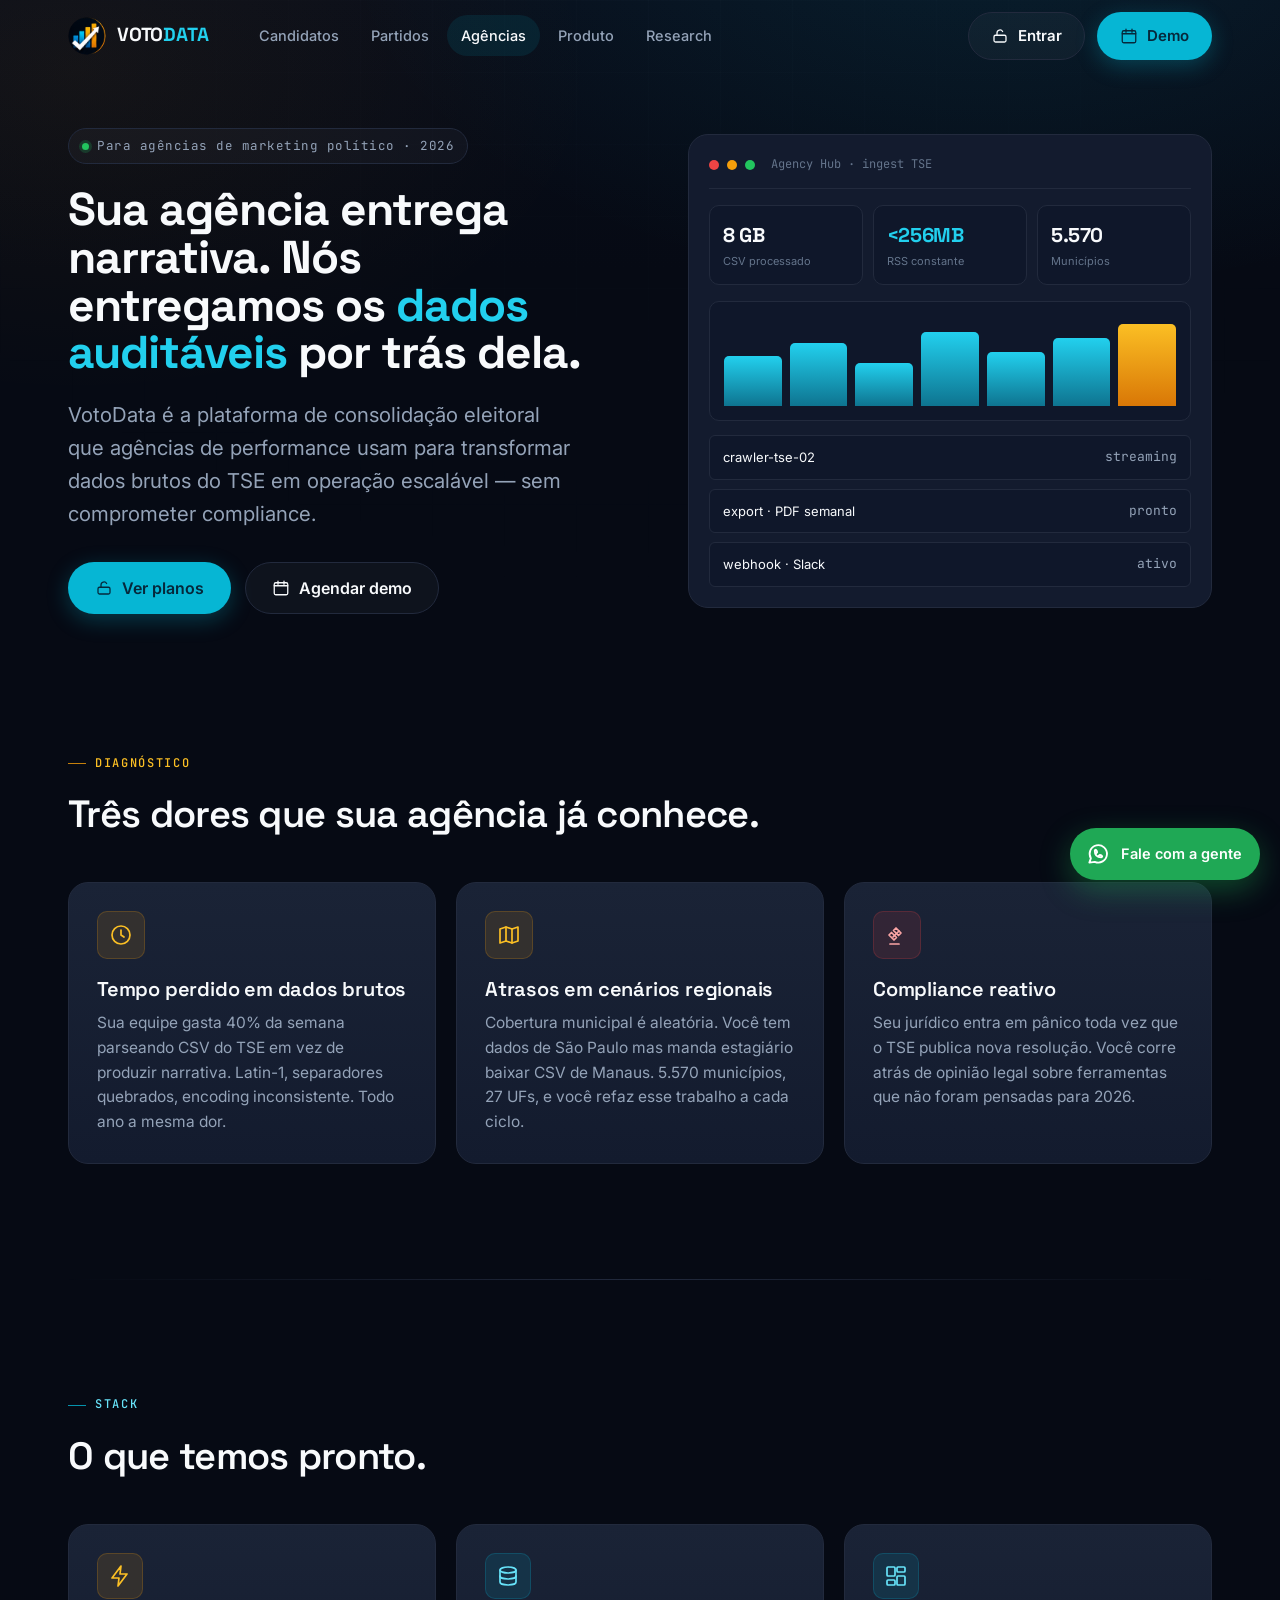
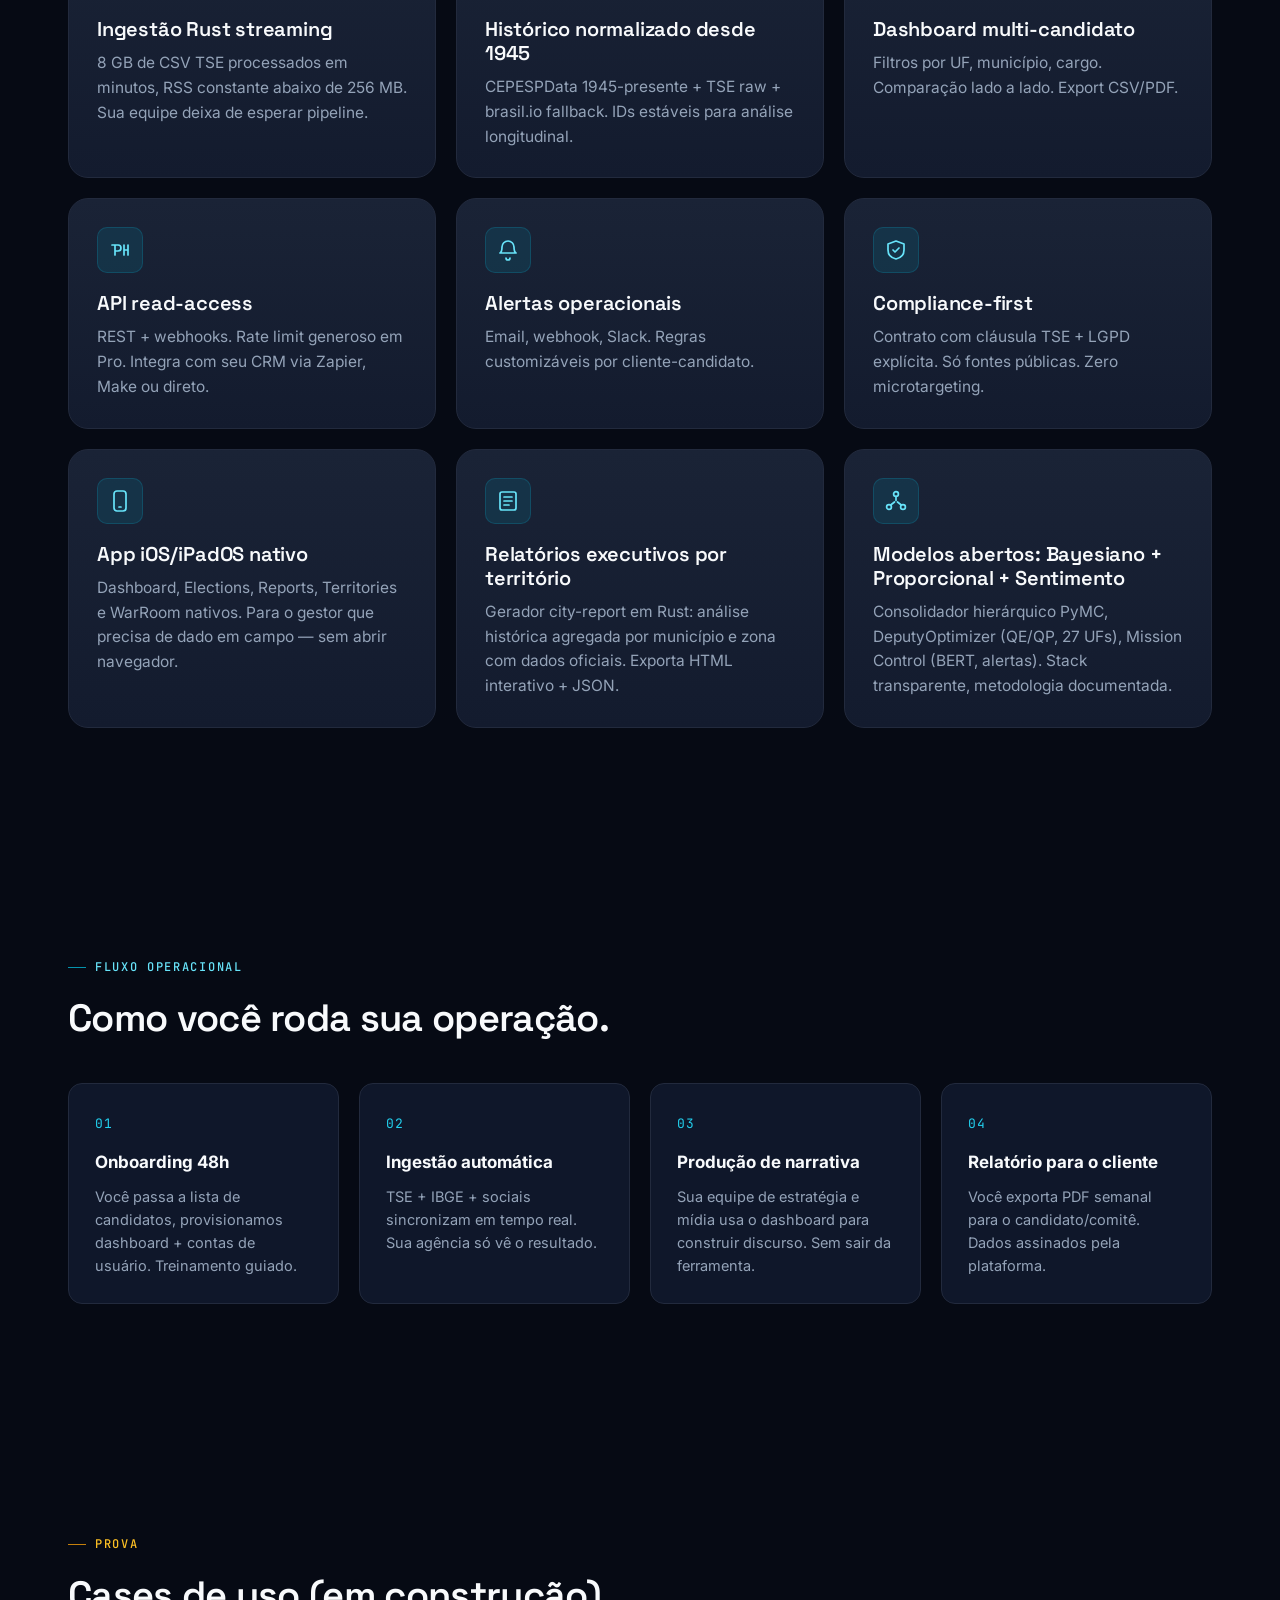
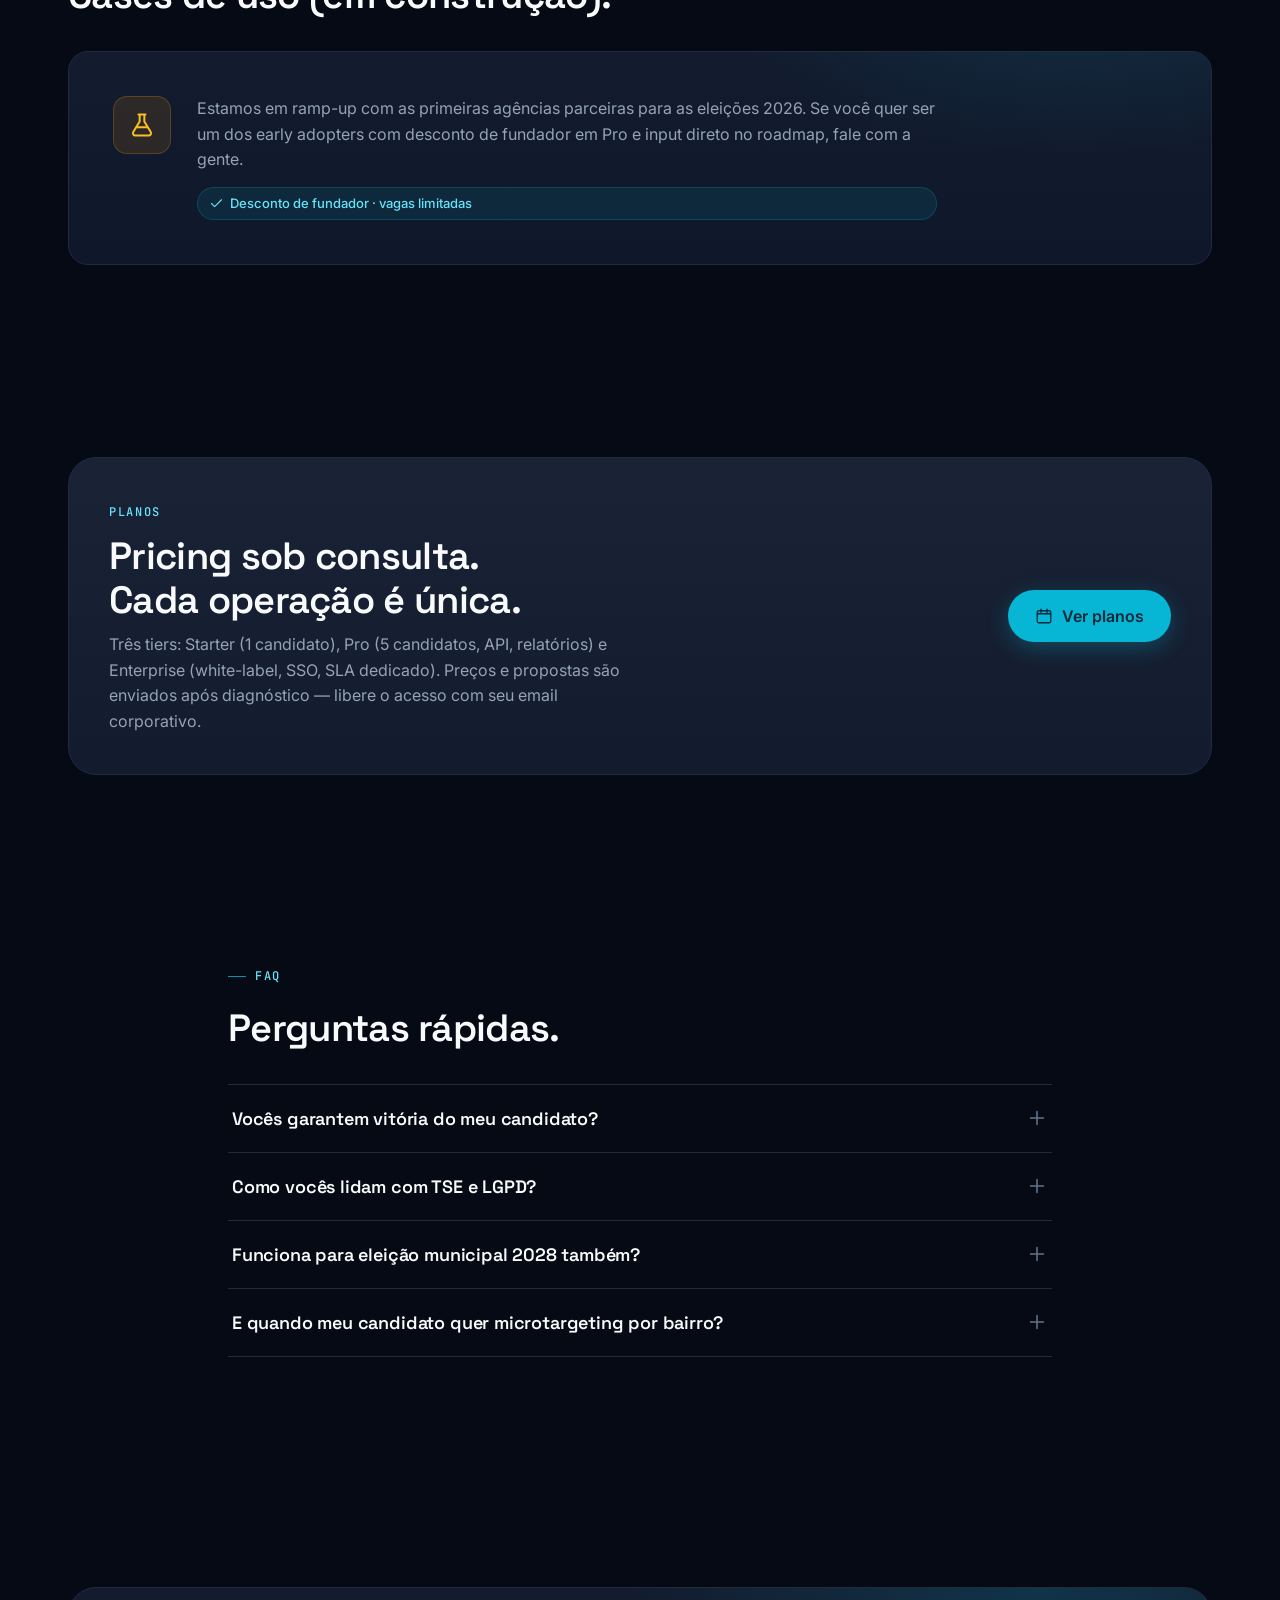
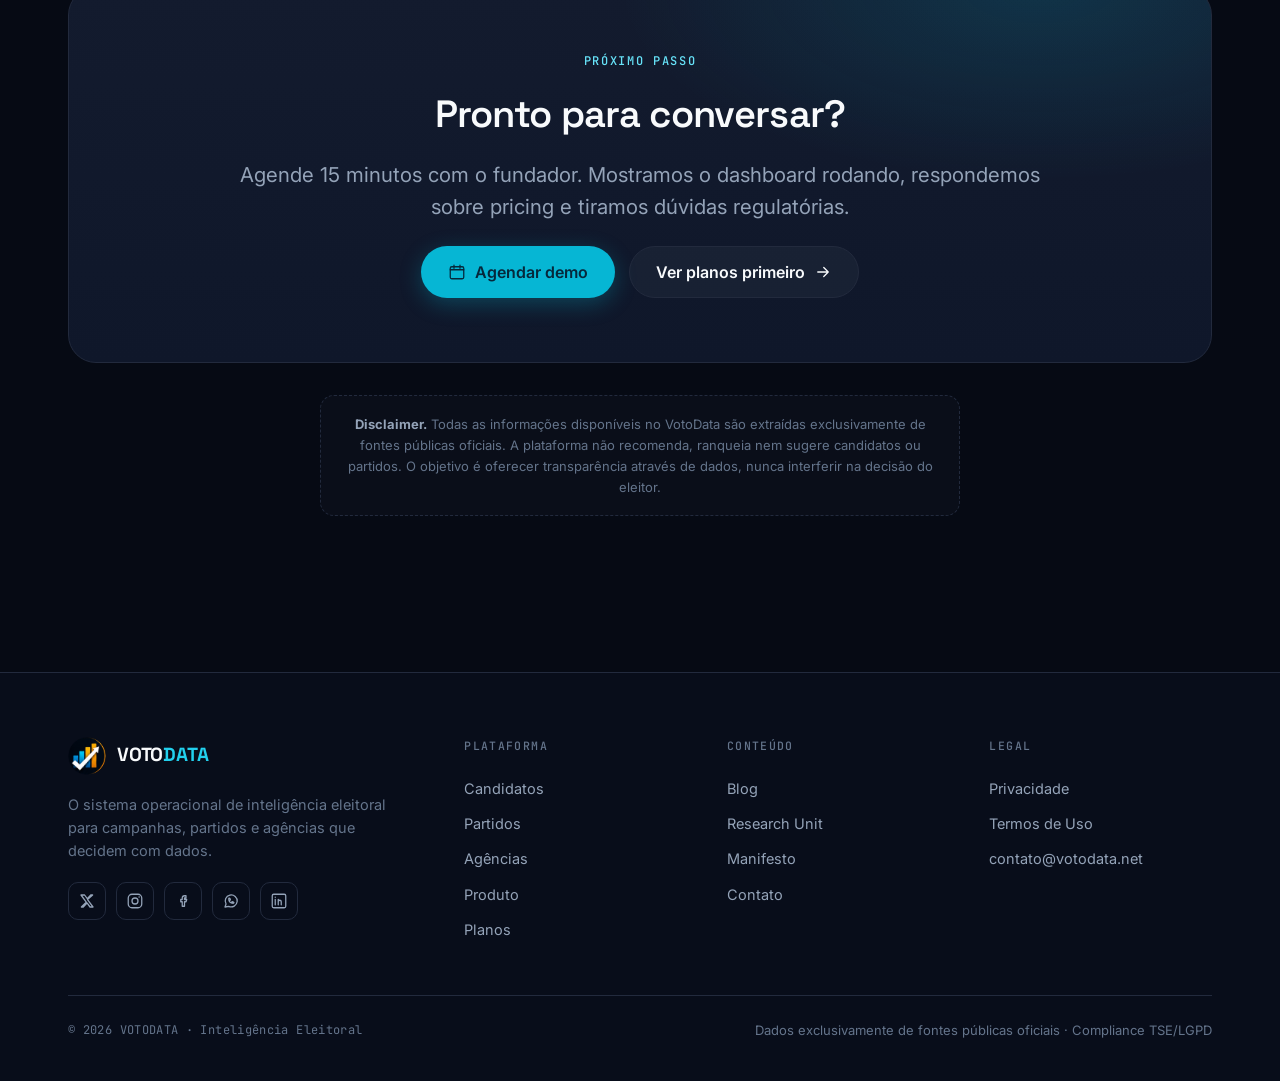
<file: agencies.html>
<!DOCTYPE html>
<html lang="pt-BR">
<head>
<meta charset="UTF-8">
<meta name="viewport" content="width=device-width, initial-scale=1">
<title>Agências — Agency Intelligence Hub · VOTODATA</title><meta property="og:image" content="https://votodata.net/assets/og-image.png"><meta property="og:title" content="VotoData · Inteligência Eleitoral 2026">
<meta name="description" content="Dados eleitorais auditáveis, multi-candidato, export PDF e API REST. Ingestão TSE streaming, compliance-first, para agências de marketing político.">
<link rel="preconnect" href="https://fonts.googleapis.com">
<link rel="preconnect" href="https://fonts.gstatic.com" crossorigin>
<link href="https://fonts.googleapis.com/css2?family=Space+Grotesk:wght@400;500;600;700&family=Inter:wght@400;500;600;700&family=JetBrains+Mono:wght@400;500;600&display=swap" rel="stylesheet">
<link rel="stylesheet" href="site.css"><link rel="icon" type="image/png" href="assets/brasao.png">
<link rel="stylesheet" href="audience.css">
</head>
<body data-page="agencias">
<main id="app"></main>

<template id="__bundler_thumbnail">
<svg viewBox="0 0 100 100" xmlns="http://www.w3.org/2000/svg"><rect width="100" height="100" rx="20" fill="#0F172A"/><g transform="translate(28 28)" fill="none" stroke="#06B6D4" stroke-width="5" stroke-linecap="round" stroke-linejoin="round"><circle cx="10" cy="10" r="7"/><circle cx="34" cy="10" r="7" stroke="#F59E0B"/><circle cx="22" cy="34" r="7"/><path d="M14 14 19 28M30 14 25 28"/></g></svg>
</template>

<script>
window.PAGE = {
  page: 'agencias',
  eyebrow: 'Para agências de marketing político · 2026',
  demo: 'mailto:contato@votodata.net?subject=Demo%20VotoData%20-%20ag%C3%AAncia',
  layout: { hero: 'split', stack: 'cards' },
  title: 'Sua agência entrega narrativa. Nós entregamos os <span class="cy">dados auditáveis</span> por trás dela.',
  lead: 'VotoData é a plataforma de consolidação eleitoral que agências de performance usam para transformar dados brutos do TSE em operação escalável — sem comprometer compliance.',
  ctas: [
    { label: 'Ver planos', icon: 'lockOpen', primary: true, href: 'pricing.html' },
    { label: 'Agendar demo', icon: 'calendar' }
  ],
  mock: {
    title: 'Agency Hub · ingest TSE',
    kpis: [ { v: '8 GB', l: 'CSV processado' }, { v: '<256MB', l: 'RSS constante', tone: 'cy' }, { v: '5.570', l: 'Municípios' } ],
    chart: [55, 70, 48, 82, 60, 75, 91], chartHi: 6,
    rows: [ { l: 'crawler-tse-02', v: 'streaming' }, { l: 'export · PDF semanal', v: 'pronto' }, { l: 'webhook · Slack', v: 'ativo' } ]
  },
  diag: {
    eyebrow: 'Diagnóstico', title: 'Três dores que sua agência já conhece.',
    items: [
      { icon: 'clock', h: 'Tempo perdido em dados brutos', p: 'Sua equipe gasta 40% da semana parseando CSV do TSE em vez de produzir narrativa. Latin-1, separadores quebrados, encoding inconsistente. Todo ano a mesma dor.' },
      { icon: 'map', h: 'Atrasos em cenários regionais', p: 'Cobertura municipal é aleatória. Você tem dados de São Paulo mas manda estagiário baixar CSV de Manaus. 5.570 municípios, 27 UFs, e você refaz esse trabalho a cada ciclo.' },
      { icon: 'gavel', h: 'Compliance reativo', p: 'Seu jurídico entra em pânico toda vez que o TSE publica nova resolução. Você corre atrás de opinião legal sobre ferramentas que não foram pensadas para 2026.', danger: true }
    ]
  },
  stack: {
    eyebrow: 'Stack', title: 'O que temos pronto.',
    items: [
      { icon: 'bolt', h: 'Ingestão Rust streaming', p: '8 GB de CSV TSE processados em minutos, RSS constante abaixo de 256 MB. Sua equipe deixa de esperar pipeline.', amber: true },
      { icon: 'database', h: 'Histórico normalizado desde 1945', p: 'CEPESPData 1945-presente + TSE raw + brasil.io fallback. IDs estáveis para análise longitudinal.' },
      { icon: 'dashboard', h: 'Dashboard multi-candidato', p: 'Filtros por UF, município, cargo. Comparação lado a lado. Export CSV/PDF.' },
      { icon: 'api', h: 'API read-access', p: 'REST + webhooks. Rate limit generoso em Pro. Integra com seu CRM via Zapier, Make ou direto.' },
      { icon: 'bell', h: 'Alertas operacionais', p: 'Email, webhook, Slack. Regras customizáveis por cliente-candidato.' },
      { icon: 'shield', h: 'Compliance-first', p: 'Contrato com cláusula TSE + LGPD explícita. Só fontes públicas. Zero microtargeting.' },
      { icon: 'phone', h: 'App iOS/iPadOS nativo', p: 'Dashboard, Elections, Reports, Territories e WarRoom nativos. Para o gestor que precisa de dado em campo — sem abrir navegador.' },
      { icon: 'article', h: 'Relatórios executivos por território', p: 'Gerador city-report em Rust: análise histórica agregada por município e zona com dados oficiais. Exporta HTML interativo + JSON.' },
      { icon: 'model', h: 'Modelos abertos: Bayesiano + Proporcional + Sentimento', p: 'Consolidador hierárquico PyMC, DeputyOptimizer (QE/QP, 27 UFs), Mission Control (BERT, alertas). Stack transparente, metodologia documentada.' }
    ]
  },
  fluxo: {
    eyebrow: 'Fluxo operacional', title: 'Como você roda sua operação.',
    steps: [
      { h: 'Onboarding 48h', p: 'Você passa a lista de candidatos, provisionamos dashboard + contas de usuário. Treinamento guiado.' },
      { h: 'Ingestão automática', p: 'TSE + IBGE + sociais sincronizam em tempo real. Sua agência só vê o resultado.' },
      { h: 'Produção de narrativa', p: 'Sua equipe de estratégia e mídia usa o dashboard para construir discurso. Sem sair da ferramenta.' },
      { h: 'Relatório para o cliente', p: 'Você exporta PDF semanal para o candidato/comitê. Dados assinados pela plataforma.' }
    ]
  },
  prova: {
    eyebrow: 'Prova', title: 'Cases de uso (em construção).', icon: 'flask',
    p: 'Estamos em ramp-up com as primeiras agências parceiras para as eleições 2026. Se você quer ser um dos early adopters com desconto de fundador em Pro e input direto no roadmap, fale com a gente.',
    badge: 'Desconto de fundador · vagas limitadas'
  },
  escopo: {
    eyebrow: 'Planos', title: 'Pricing sob consulta. Cada operação é única.',
    p: 'Três tiers: Starter (1 candidato), Pro (5 candidatos, API, relatórios) e Enterprise (white-label, SSO, SLA dedicado). Preços e propostas são enviados após diagnóstico — libere o acesso com seu email corporativo.',
    cta: { label: 'Ver planos', href: 'pricing.html' }
  },
  faq: {
    items: [
      { q: 'Vocês garantem vitória do meu candidato?', a: 'Não. Isso seria ilegal e tecnicamente impossível. A gente entrega dados e ferramenta; estratégia é sua.' },
      { q: 'Como vocês lidam com TSE e LGPD?', a: 'Só fontes públicas oficiais, nunca microtargeting individual. Contrato com cláusula explícita de compliance. Disclaimer visível em todas as interfaces.' },
      { q: 'Funciona para eleição municipal 2028 também?', a: 'Sim. O schema cobre 5.570 municípios e a arquitetura é desenhada para suportar volume 30× maior sem reescrita.' },
      { q: 'E quando meu candidato quer microtargeting por bairro?', a: 'Não fazemos isso. Se for crítico para o seu caso, a VotoData não é o fornecedor certo.' }
    ]
  },
  cta: {
    title: 'Pronto para conversar?',
    p: 'Agende 15 minutos com o fundador. Mostramos o dashboard rodando, respondemos sobre pricing e tiramos dúvidas regulatórias.',
    buttons: [
      { label: 'Agendar demo', icon: 'calendar', primary: true },
      { label: 'Ver planos primeiro', href: 'pricing.html', arrow: true }
    ]
  }
};
</script>
<script src="site.js"></script>
<script src="audience.js"></script>
</body>
</html>
</file>
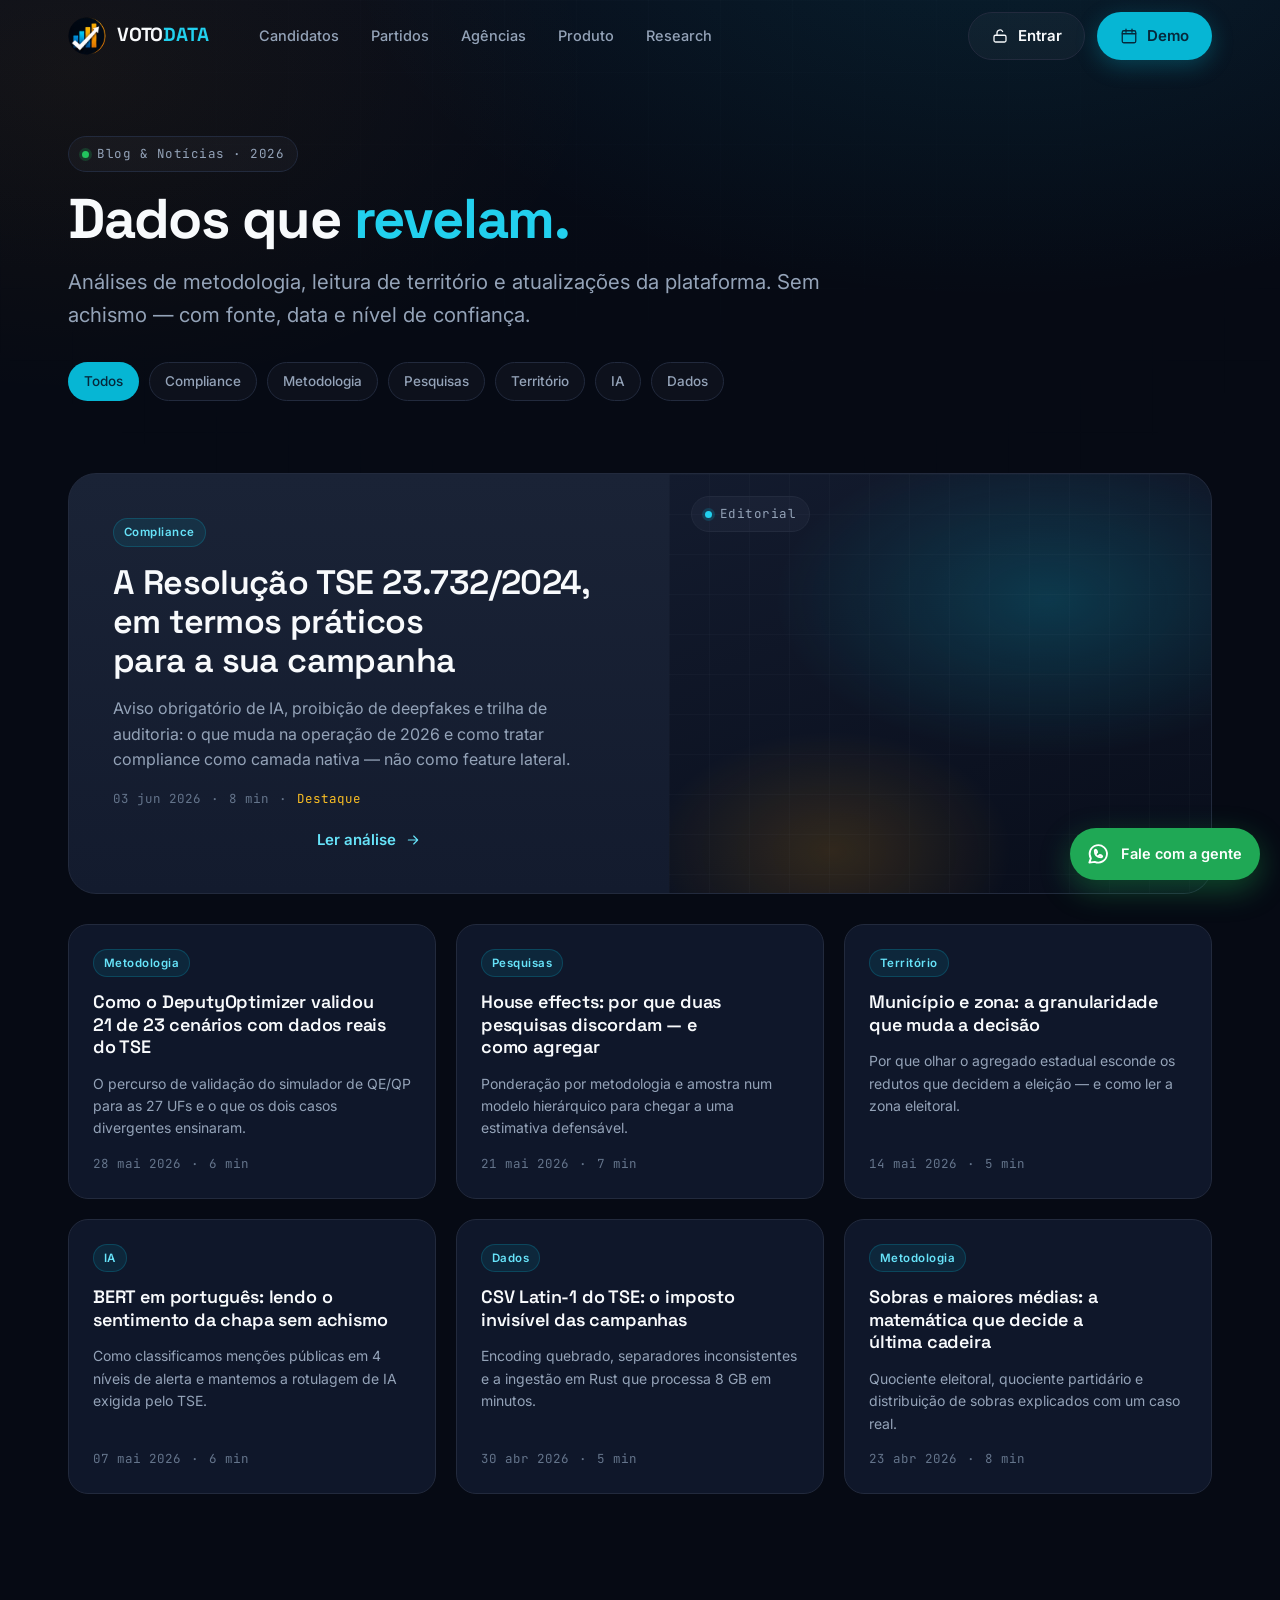
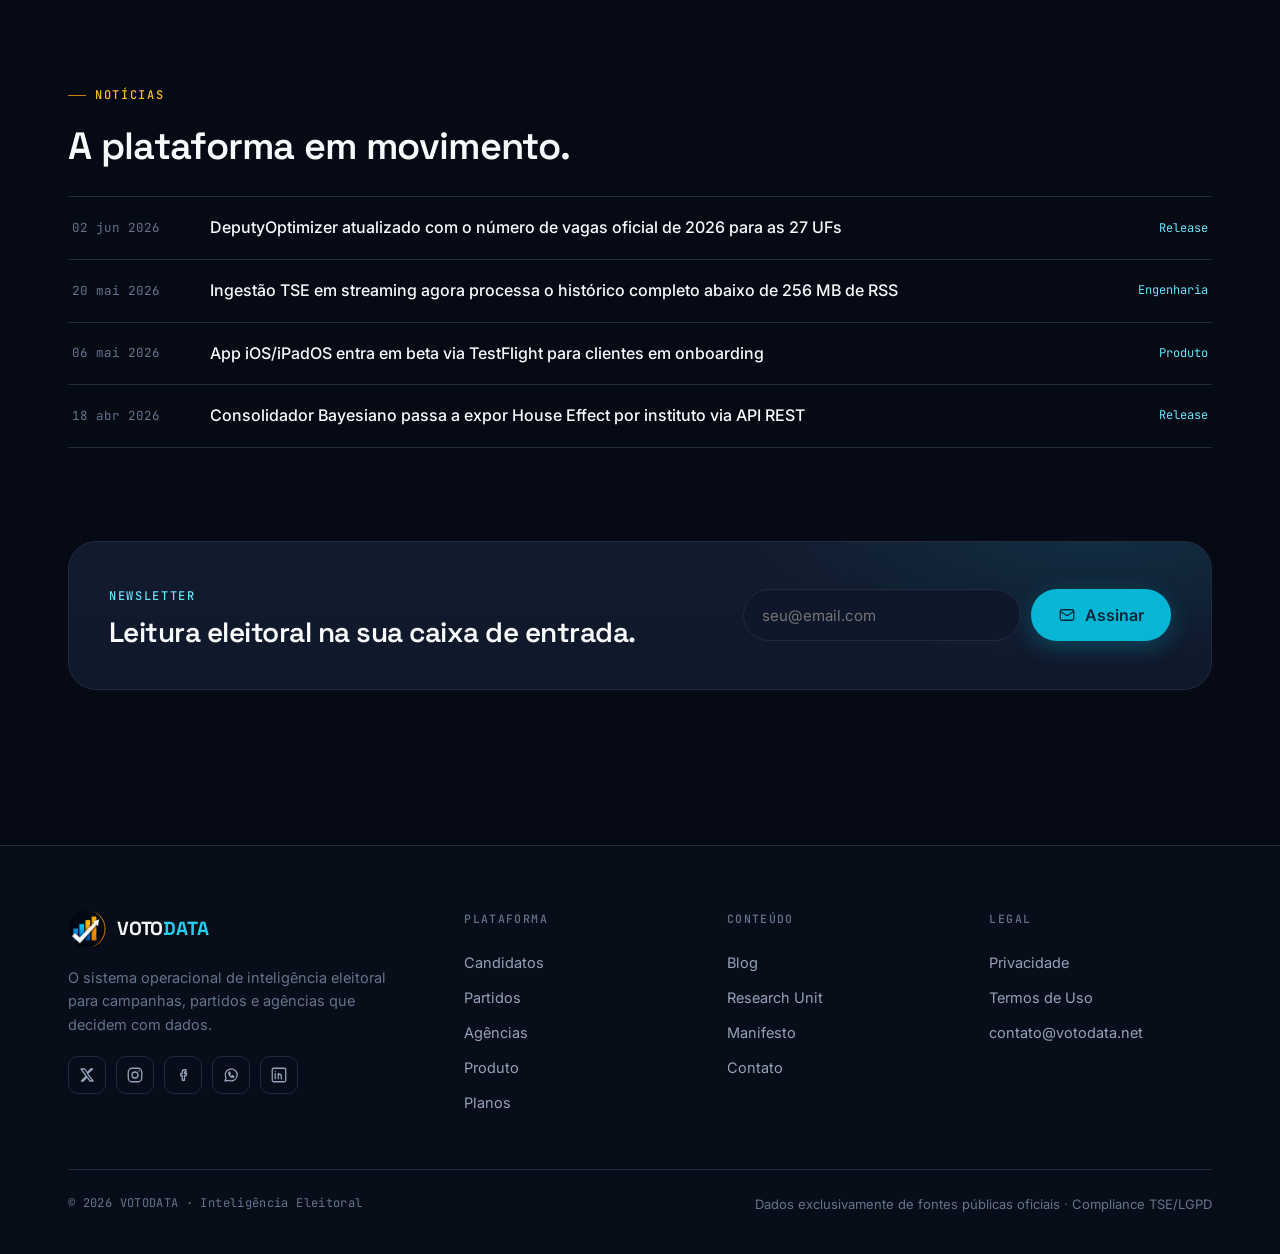
<file: blog.html>
<!DOCTYPE html>
<html lang="pt-BR">
<head>
<meta charset="UTF-8">
<meta name="viewport" content="width=device-width, initial-scale=1">
<title>Blog &amp; Notícias — VOTODATA</title>
<meta name="description" content="Análises, metodologia e atualizações da VotoData: compliance TSE, agregação de pesquisas, território e modelagem estatística.">
<link rel="preconnect" href="https://fonts.googleapis.com">
<link rel="preconnect" href="https://fonts.gstatic.com" crossorigin>
<link href="https://fonts.googleapis.com/css2?family=Space+Grotesk:wght@400;500;600;700&family=Inter:wght@400;500;600;700&family=JetBrains+Mono:wght@400;500;600&display=swap" rel="stylesheet">
<link rel="stylesheet" href="site.css"><link rel="icon" type="image/png" href="assets/brasao.png">
<style>
  .chips{display:flex;flex-wrap:wrap;gap:10px;margin-top:30px}
  .chip{font-size:13.5px;font-weight:500;color:var(--text-sec);background:rgba(148,163,184,.05);
    border:1px solid var(--border);border-radius:var(--r-full);padding:8px 15px;cursor:pointer;transition:all .18s}
  .chip:hover{color:var(--text);border-color:var(--border-soft)}
  .chip.on{background:var(--primary);color:var(--on-primary);border-color:transparent}
  .feature{display:grid;grid-template-columns:1.05fr .95fr;gap:0;margin-top:40px;border:1px solid var(--border);
    border-radius:var(--r-2xl);overflow:hidden;background:linear-gradient(180deg,var(--card),var(--ink-850))}
  @media (max-width:820px){.feature{grid-template-columns:1fr}}
  .feature__art{padding:clamp(28px,4vw,44px);display:flex;flex-direction:column;gap:16px;justify-content:center}
  .feature__art h2{font-family:var(--font-display);font-weight:600;font-size:clamp(24px,3vw,34px);letter-spacing:-.018em;line-height:1.15;text-wrap:balance}
  .feature__art p{color:var(--text-sec);max-width:50ch}
  .feature__viz{position:relative;min-height:280px;
    background:radial-gradient(420px 240px at 70% 30%, rgba(6,182,212,.22), transparent 65%),
      radial-gradient(300px 200px at 30% 90%, rgba(245,158,11,.16), transparent 60%),linear-gradient(160deg,var(--ink-850),var(--ink-950))}
  .feature__viz::after{content:"";position:absolute;inset:0;opacity:.5;
    background-image:linear-gradient(rgba(148,163,184,.07) 1px,transparent 1px),linear-gradient(90deg,rgba(148,163,184,.07) 1px,transparent 1px);background-size:40px 40px}
  .feature__badge{position:absolute;top:22px;left:22px;z-index:2}
  .postmeta{display:flex;align-items:center;gap:10px;font-size:12.5px;color:var(--text-mut);font-family:var(--font-mono);flex-wrap:wrap}
  .postgrid{display:grid;grid-template-columns:repeat(3,1fr);gap:20px;margin-top:30px}
  @media (max-width:980px){.postgrid{grid-template-columns:repeat(2,1fr)}}
  @media (max-width:640px){.postgrid{grid-template-columns:1fr}}
  .post{display:flex;flex-direction:column;gap:14px;padding:24px;border:1px solid var(--border);border-radius:var(--r-xl);
    background:var(--surface);transition:all .25s var(--ease);cursor:pointer}
  .post:hover{transform:translateY(-3px);border-color:var(--vd-cyan-700);box-shadow:var(--shadow-2)}
  .post__cat{align-self:flex-start;font-size:11.5px;font-weight:600;letter-spacing:.04em;color:var(--vd-cyan-300);
    background:rgba(6,182,212,.1);border:1px solid rgba(6,182,212,.22);border-radius:var(--r-full);padding:4px 10px}
  .post h3{font-family:var(--font-display);font-weight:600;font-size:18px;letter-spacing:-.01em;line-height:1.25;text-wrap:pretty}
  .post p{color:var(--text-sec);font-size:14px;flex:1}
  .news{display:flex;flex-direction:column;border-top:1px solid var(--border);margin-top:8px}
  .news__item{display:grid;grid-template-columns:120px 1fr auto;gap:18px;align-items:center;
    padding:18px 4px;border-bottom:1px solid var(--border);transition:background .2s}
  .news__item:hover{background:rgba(148,163,184,.03)}
  .news__date{font-family:var(--font-mono);font-size:12.5px;color:var(--text-mut)}
  .news__t{font-weight:500}
  .news__src{font-size:12px;color:var(--vd-cyan-300);font-family:var(--font-mono)}
  @media (max-width:600px){.news__item{grid-template-columns:1fr;gap:4px}.news__src{display:none}}
  .news{padding-left:0}
  .newsletter{display:flex;flex-wrap:wrap;gap:18px;align-items:center;justify-content:space-between;margin-top:8px;
    padding:clamp(26px,3.4vw,40px);border:1px solid var(--border);border-radius:var(--r-2xl);
    background:radial-gradient(600px 240px at 90% -10%, rgba(6,182,212,.12), transparent 60%),linear-gradient(180deg,var(--raised),var(--surface))}
  .newsletter form{display:flex;gap:10px;flex-wrap:wrap}
  .newsletter input{background:var(--surface);border:1px solid var(--border);border-radius:var(--r-full);
    color:var(--text);font-family:var(--font-body);font-size:15px;padding:13px 18px;min-width:240px}
  .newsletter input:focus{outline:none;border-color:var(--primary);box-shadow:0 0 0 3px var(--focus-ring)}
</style>
</head>
<body data-page="blog">

<section class="hero" data-screen-label="Blog — Hero" style="padding-bottom:8px">
  <div class="wrap">
    <span class="pill"><span class="dot dot--live"></span>Blog &amp; Notícias · 2026</span>
    <h1 class="display" style="font-size:clamp(34px,5vw,56px);margin-top:18px">Dados que <span class="cy">revelam.</span></h1>
    <p class="lead" style="margin-top:18px">Análises de metodologia, leitura de território e atualizações da plataforma. Sem achismo — com fonte, data e nível de confiança.</p>
    <div class="chips" data-filter>
      <span class="chip on" data-cat="todos">Todos</span>
      <span class="chip" data-cat="Compliance">Compliance</span>
      <span class="chip" data-cat="Metodologia">Metodologia</span>
      <span class="chip" data-cat="Pesquisas">Pesquisas</span>
      <span class="chip" data-cat="Território">Território</span>
      <span class="chip" data-cat="IA">IA</span>
      <span class="chip" data-cat="Dados">Dados</span>
    </div>
  </div>
</section>

<section class="section" style="padding-top:24px">
  <div class="wrap">
    <!-- destaque (renderizado de posts/posts.json) -->
    <article class="feature" id="postFeature"></article>
    <!-- grid (renderizado de posts/posts.json) -->
    <div class="postgrid" id="postGrid" data-grid></div>
  </div>
</section>

<!-- NOTÍCIAS -->
<section class="section section--tight" id="noticias">
  <div class="wrap">
    <div class="section-head" data-reveal><span class="eyebrow eyebrow--amber">Notícias</span><h2 class="h2">A plataforma em movimento.</h2></div>
    <div class="news" id="newsList" data-reveal style="margin-top:28px"></div>
  </div>
</section>

<!-- NEWSLETTER -->
<section class="section" style="padding-top:8px">
  <div class="wrap">
    <div class="newsletter" data-reveal>
      <div>
        <span class="eyebrow eyebrow--plain">Newsletter</span>
        <h2 class="h2" style="margin-top:10px;font-size:clamp(22px,2.6vw,28px)">Leitura eleitoral na sua caixa de entrada.</h2>
      </div>
      <form id="nl">
        <input type="email" placeholder="seu@email.com" aria-label="E-mail" required>
        <button class="btn btn--primary btn--lg" type="submit"><i data-i="mail"></i>Assinar</button>
      </form>
    </div>
  </div>
</section>

<template id="__bundler_thumbnail">
<svg viewBox="0 0 100 100" xmlns="http://www.w3.org/2000/svg"><rect width="100" height="100" rx="20" fill="#0F172A"/><g transform="translate(28 28)" fill="none" stroke="#06B6D4" stroke-width="5" stroke-linecap="round" stroke-linejoin="round"><rect x="2" y="2" width="40" height="40" rx="4"/><path d="M10 14h24M10 24h24M10 34h14" stroke="#F59E0B"/></g></svg>
</template>

<script src="site.js"></script>
<script src="blog.js"></script>
<script>
  document.getElementById('nl').addEventListener('submit', function (e) {
    e.preventDefault();
    window.location.href = 'mailto:contato@votodata.net?subject=Assinar%20newsletter&body=' + encodeURIComponent('Quero assinar: ' + e.target.querySelector('input').value);
  });
</script>
</body>
</html>
</file>
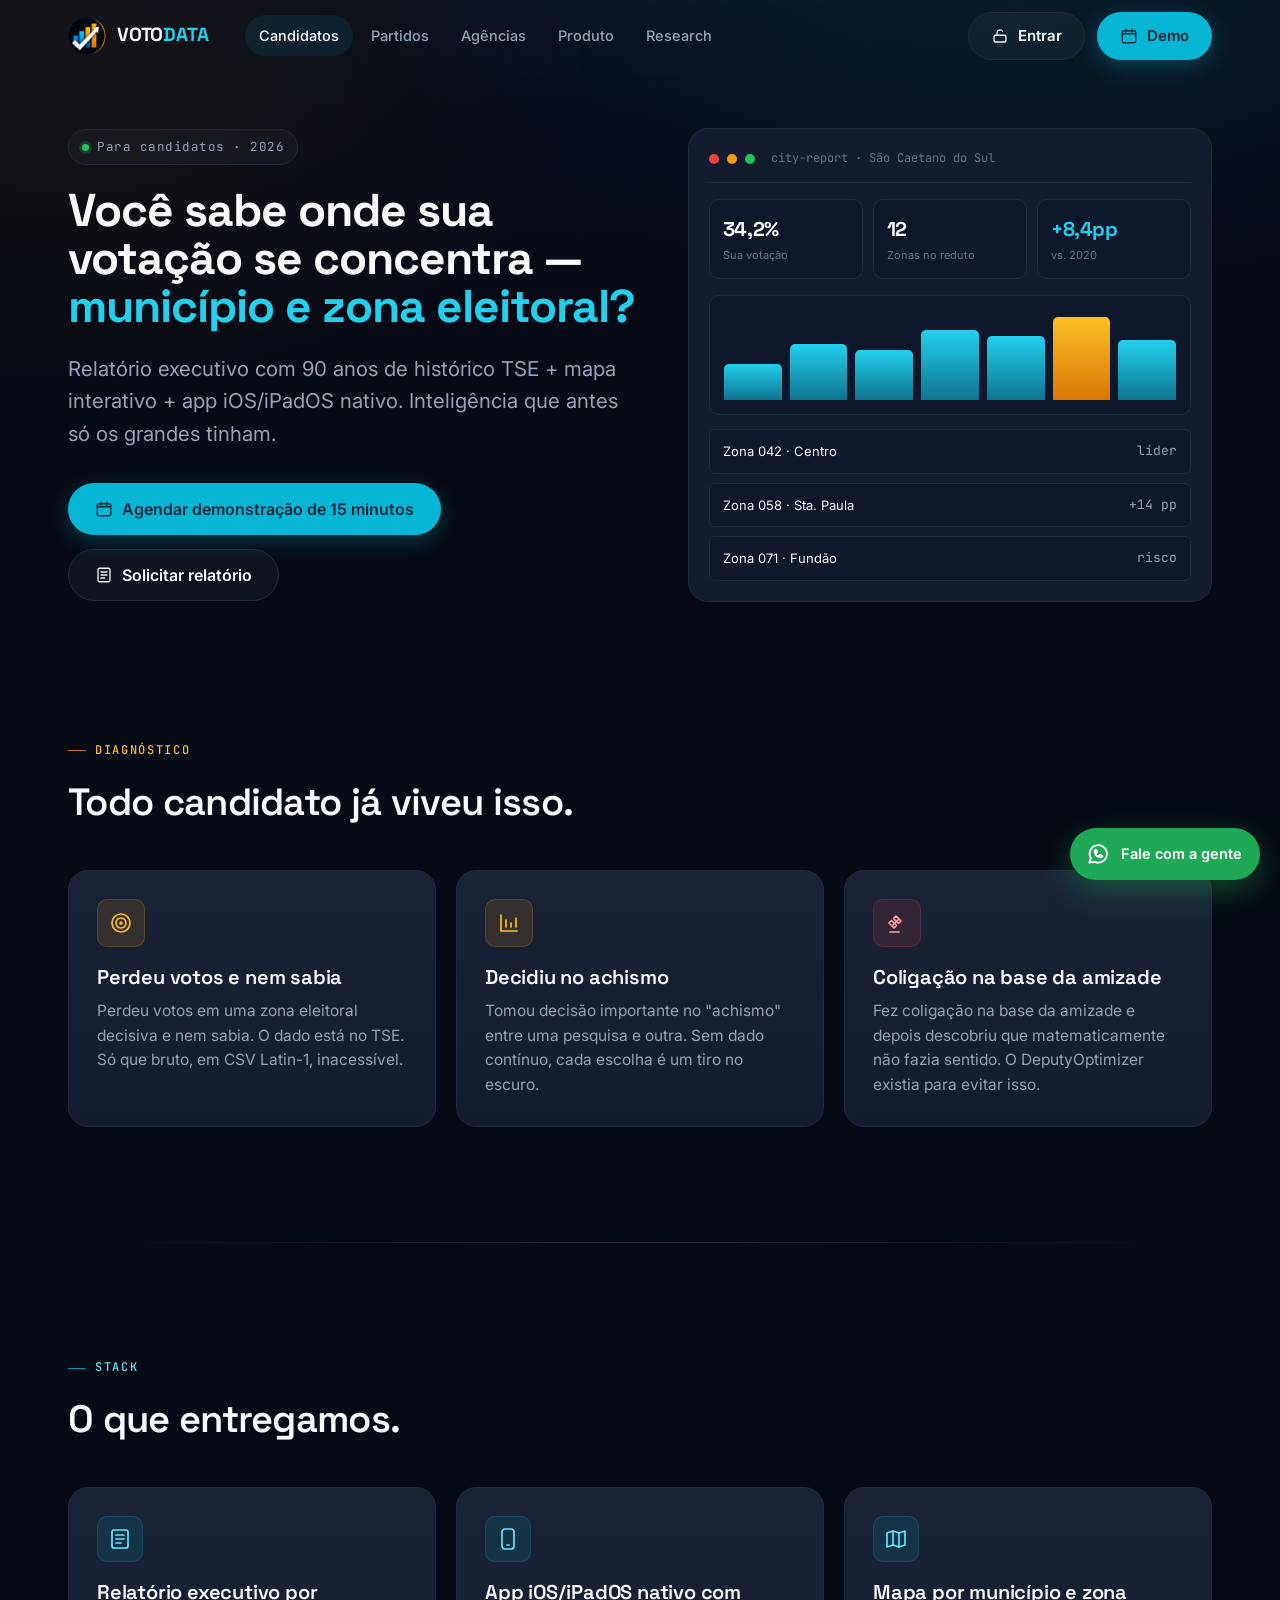
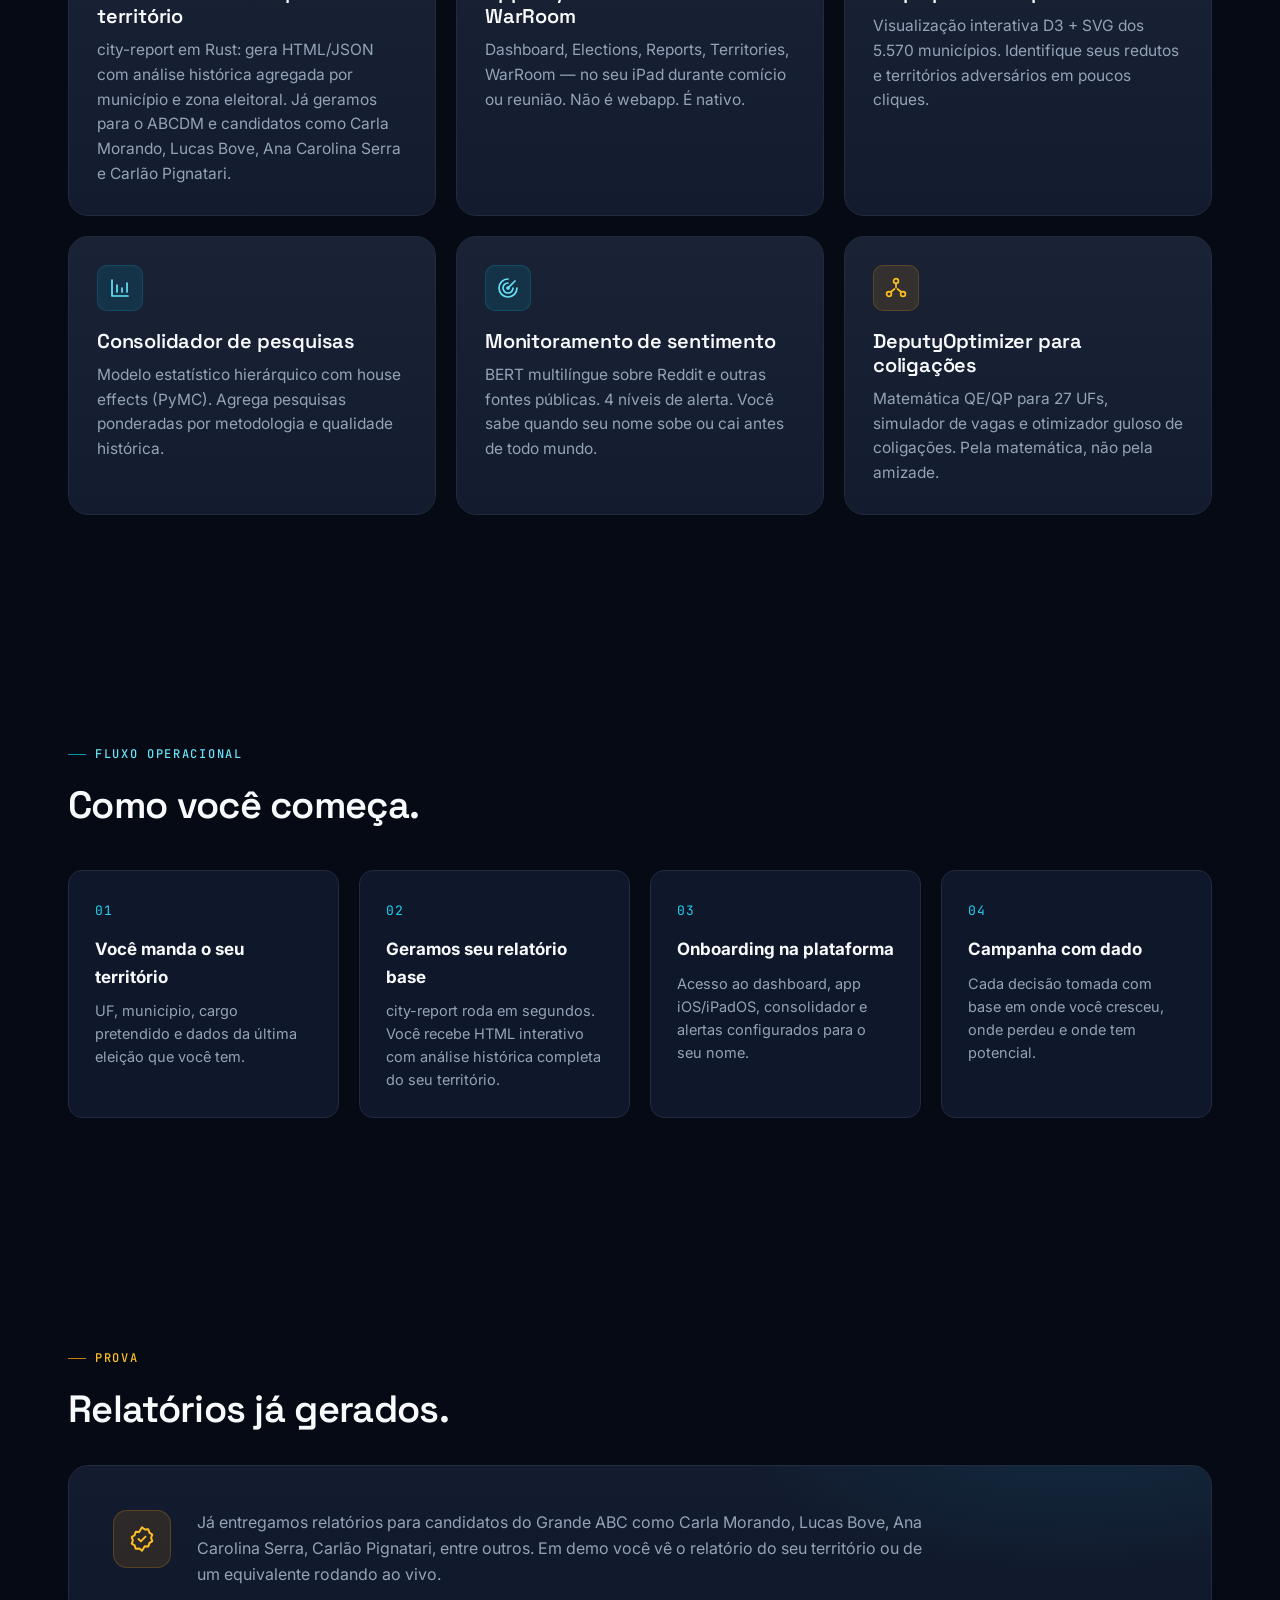
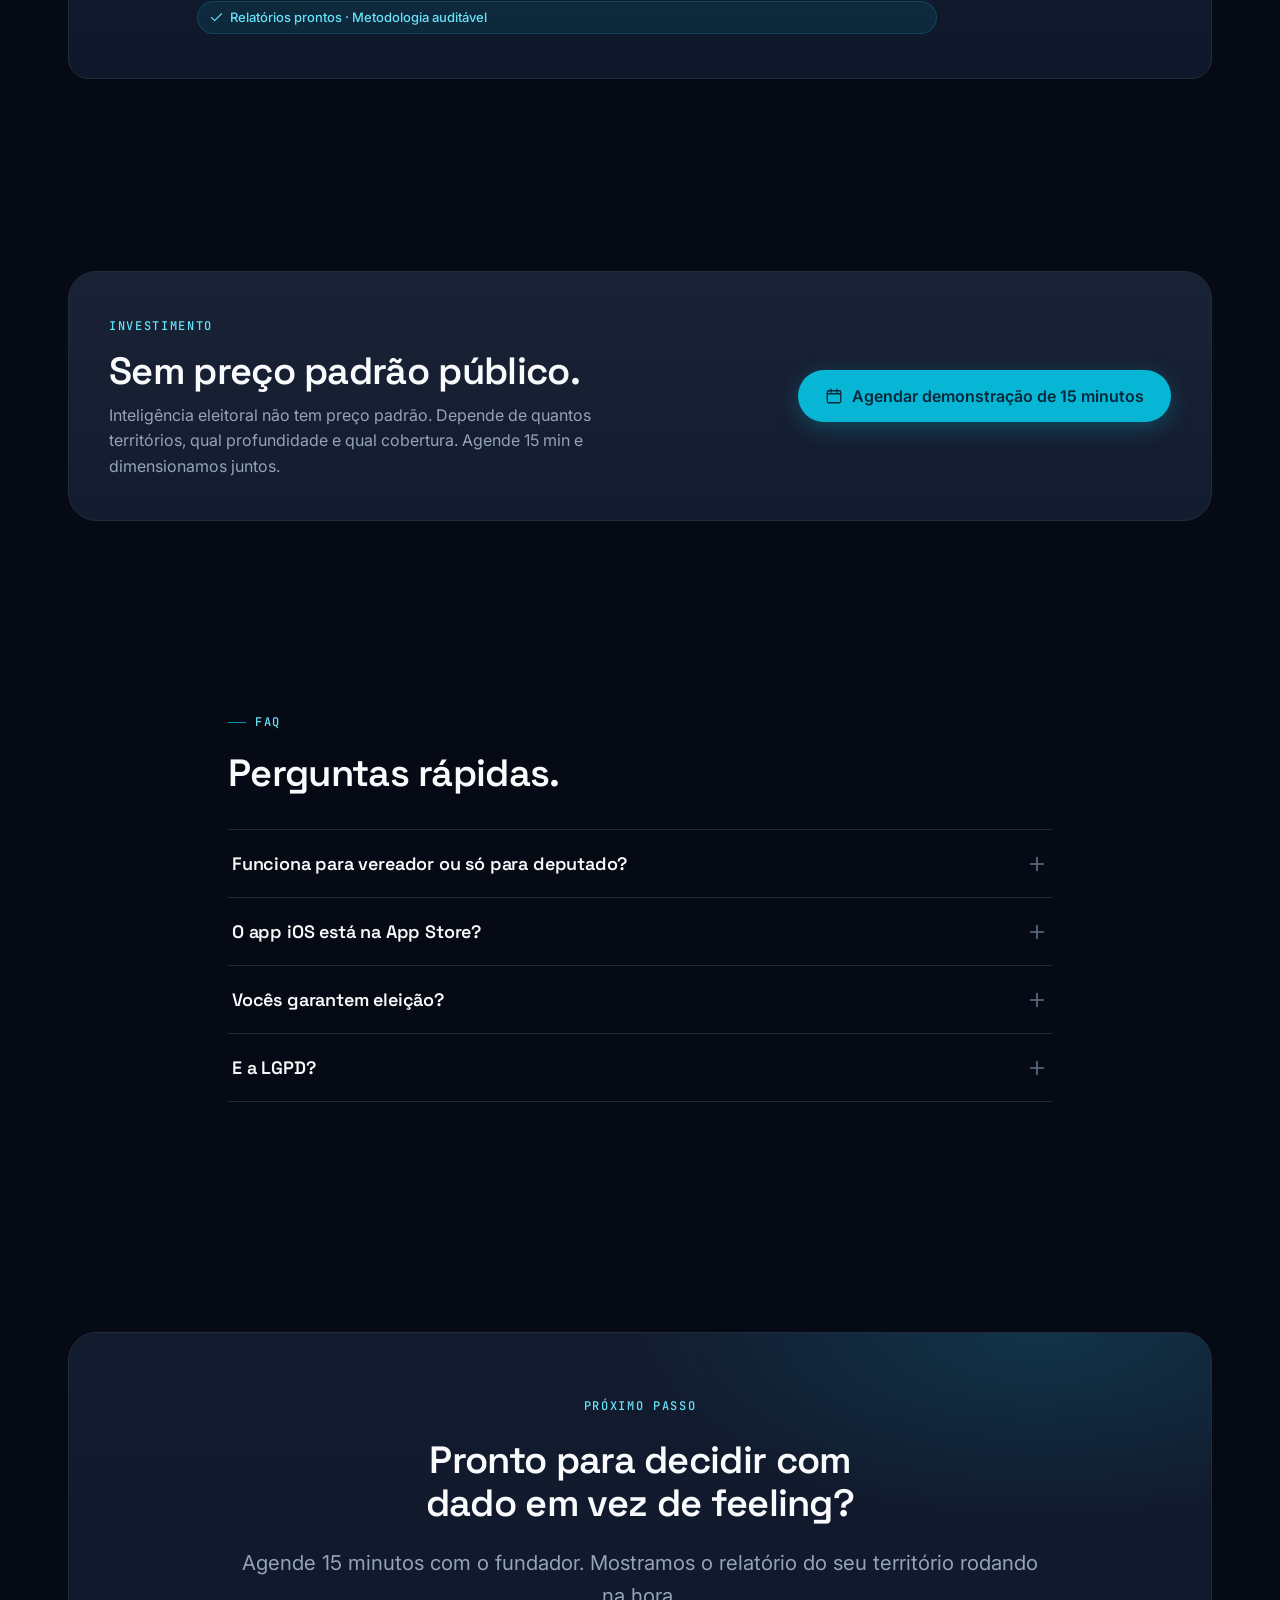
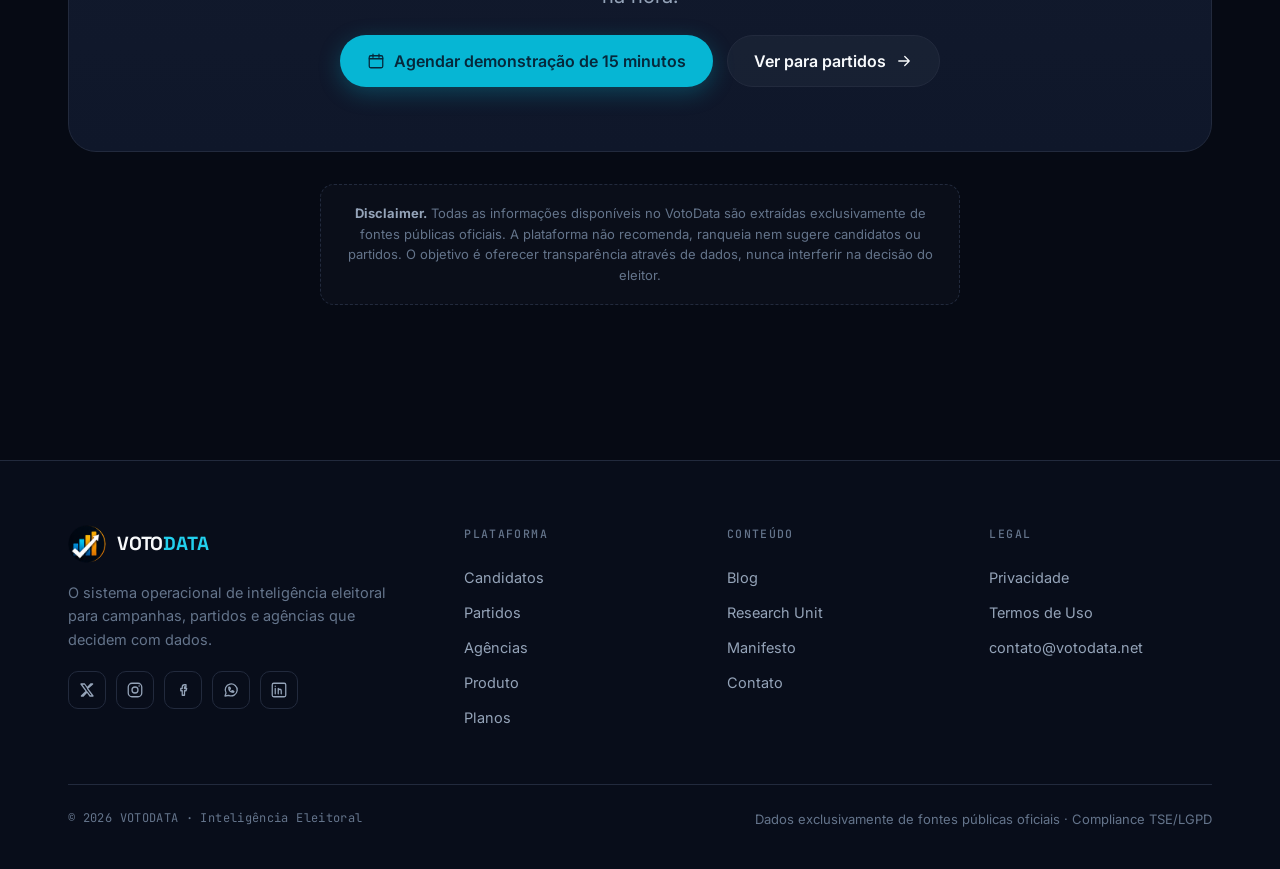
<file: candidatos.html>
<!DOCTYPE html>
<html lang="pt-BR">
<head>
<meta charset="UTF-8">
<meta name="viewport" content="width=device-width, initial-scale=1">
<title>Candidatos — VOTODATA</title>
<meta name="description" content="Relatório executivo com 90 anos de histórico TSE + mapa interativo + app iOS/iPadOS nativo. Inteligência que antes só os grandes tinham.">
<link rel="preconnect" href="https://fonts.googleapis.com">
<link rel="preconnect" href="https://fonts.gstatic.com" crossorigin>
<link href="https://fonts.googleapis.com/css2?family=Space+Grotesk:wght@400;500;600;700&family=Inter:wght@400;500;600;700&family=JetBrains+Mono:wght@400;500;600&display=swap" rel="stylesheet">
<link rel="stylesheet" href="site.css"><link rel="icon" type="image/png" href="assets/brasao.png">
<link rel="stylesheet" href="audience.css">
</head>
<body data-page="candidatos">
<main id="app"></main>

<template id="__bundler_thumbnail">
<svg viewBox="0 0 100 100" xmlns="http://www.w3.org/2000/svg"><rect width="100" height="100" rx="20" fill="#0F172A"/><g transform="translate(30 30)" fill="none" stroke="#06B6D4" stroke-width="5" stroke-linecap="round" stroke-linejoin="round"><circle cx="14" cy="12" r="9"/><path d="M0 40 a14 14 0 0 1 28 0" stroke="#22D0EE"/><path d="M30 16 h10" stroke="#F59E0B"/></g></svg>
</template>

<script>
window.PAGE = {
  page: 'candidatos',
  eyebrow: 'Para candidatos · 2026',
  demo: 'mailto:contato@votodata.net?subject=Demo%20VotoData%202026%20-%20candidato',
  layout: { hero: 'split', stack: 'cards' },
  title: 'Você sabe onde sua votação se concentra — <span class="cy">município e zona eleitoral?</span>',
  lead: 'Relatório executivo com 90 anos de histórico TSE + mapa interativo + app iOS/iPadOS nativo. Inteligência que antes só os grandes tinham.',
  ctas: [
    { label: 'Agendar demonstração de 15 minutos', icon: 'calendar', primary: true },
    { label: 'Solicitar relatório', icon: 'article', href: 'contato.html' }
  ],
  mock: {
    title: 'city-report · São Caetano do Sul',
    kpis: [ { v: '34,2%', l: 'Sua votação' }, { v: '12', l: 'Zonas no reduto' }, { v: '+8,4pp', l: 'vs. 2020', tone: 'cy' } ],
    chart: [40, 62, 55, 78, 71, 92, 66], chartHi: 5,
    rows: [ { l: 'Zona 042 · Centro', v: 'líder' }, { l: 'Zona 058 · Sta. Paula', v: '+14 pp' }, { l: 'Zona 071 · Fundão', v: 'risco' } ]
  },
  diag: {
    eyebrow: 'Diagnóstico', title: 'Todo candidato já viveu isso.',
    items: [
      { icon: 'target', h: 'Perdeu votos e nem sabia', p: 'Perdeu votos em uma zona eleitoral decisiva e nem sabia. O dado está no TSE. Só que bruto, em CSV Latin-1, inacessível.' },
      { icon: 'chart', h: 'Decidiu no achismo', p: 'Tomou decisão importante no "achismo" entre uma pesquisa e outra. Sem dado contínuo, cada escolha é um tiro no escuro.' },
      { icon: 'gavel', h: 'Coligação na base da amizade', p: 'Fez coligação na base da amizade e depois descobriu que matematicamente não fazia sentido. O DeputyOptimizer existia para evitar isso.', danger: true }
    ]
  },
  stack: {
    eyebrow: 'Stack', title: 'O que entregamos.',
    items: [
      { icon: 'article', h: 'Relatório executivo por território', p: 'city-report em Rust: gera HTML/JSON com análise histórica agregada por município e zona eleitoral. Já geramos para o ABCDM e candidatos como Carla Morando, Lucas Bove, Ana Carolina Serra e Carlão Pignatari.' },
      { icon: 'phone', h: 'App iOS/iPadOS nativo com WarRoom', p: 'Dashboard, Elections, Reports, Territories, WarRoom — no seu iPad durante comício ou reunião. Não é webapp. É nativo.' },
      { icon: 'map', h: 'Mapa por município e zona', p: 'Visualização interativa D3 + SVG dos 5.570 municípios. Identifique seus redutos e territórios adversários em poucos cliques.' },
      { icon: 'chart', h: 'Consolidador de pesquisas', p: 'Modelo estatístico hierárquico com house effects (PyMC). Agrega pesquisas ponderadas por metodologia e qualidade histórica.' },
      { icon: 'radar', h: 'Monitoramento de sentimento', p: 'BERT multilíngue sobre Reddit e outras fontes públicas. 4 níveis de alerta. Você sabe quando seu nome sobe ou cai antes de todo mundo.' },
      { icon: 'model', h: 'DeputyOptimizer para coligações', p: 'Matemática QE/QP para 27 UFs, simulador de vagas e otimizador guloso de coligações. Pela matemática, não pela amizade.', amber: true }
    ]
  },
  fluxo: {
    eyebrow: 'Fluxo operacional', title: 'Como você começa.',
    steps: [
      { h: 'Você manda o seu território', p: 'UF, município, cargo pretendido e dados da última eleição que você tem.' },
      { h: 'Geramos seu relatório base', p: 'city-report roda em segundos. Você recebe HTML interativo com análise histórica completa do seu território.' },
      { h: 'Onboarding na plataforma', p: 'Acesso ao dashboard, app iOS/iPadOS, consolidador e alertas configurados para o seu nome.' },
      { h: 'Campanha com dado', p: 'Cada decisão tomada com base em onde você cresceu, onde perdeu e onde tem potencial.' }
    ]
  },
  prova: {
    eyebrow: 'Prova', title: 'Relatórios já gerados.', icon: 'verified',
    p: 'Já entregamos relatórios para candidatos do Grande ABC como Carla Morando, Lucas Bove, Ana Carolina Serra, Carlão Pignatari, entre outros. Em demo você vê o relatório do seu território ou de um equivalente rodando ao vivo.',
    badge: 'Relatórios prontos · Metodologia auditável'
  },
  escopo: {
    eyebrow: 'Investimento', title: 'Sem preço padrão público.',
    p: 'Inteligência eleitoral não tem preço padrão. Depende de quantos territórios, qual profundidade e qual cobertura. Agende 15 min e dimensionamos juntos.',
    cta: { label: 'Agendar demonstração de 15 minutos' }
  },
  faq: {
    items: [
      { q: 'Funciona para vereador ou só para deputado?', a: 'Todos os cargos, todos os municípios. Temos dados de 5.570 municípios desde 1945.' },
      { q: 'O app iOS está na App Store?', a: 'App beta disponível via TestFlight para clientes em onboarding. Entrada na App Store prevista para o 3º trimestre de 2026.' },
      { q: 'Vocês garantem eleição?', a: 'Não. Isso seria ilegal e impossível. Entregamos dados auditáveis; a decisão de campanha é sua.' },
      { q: 'E a LGPD?', a: 'Só fontes públicas TSE, sem microtargeting individual. Contrato com cláusula explícita.' }
    ]
  },
  cta: {
    title: 'Pronto para decidir com dado em vez de feeling?',
    p: 'Agende 15 minutos com o fundador. Mostramos o relatório do seu território rodando na hora.',
    buttons: [
      { label: 'Agendar demonstração de 15 minutos', icon: 'calendar', primary: true },
      { label: 'Ver para partidos', href: 'partidos.html', arrow: true }
    ]
  }
};
</script>
<script src="site.js"></script>
<script src="audience.js"></script>
</body>
</html>
</file>
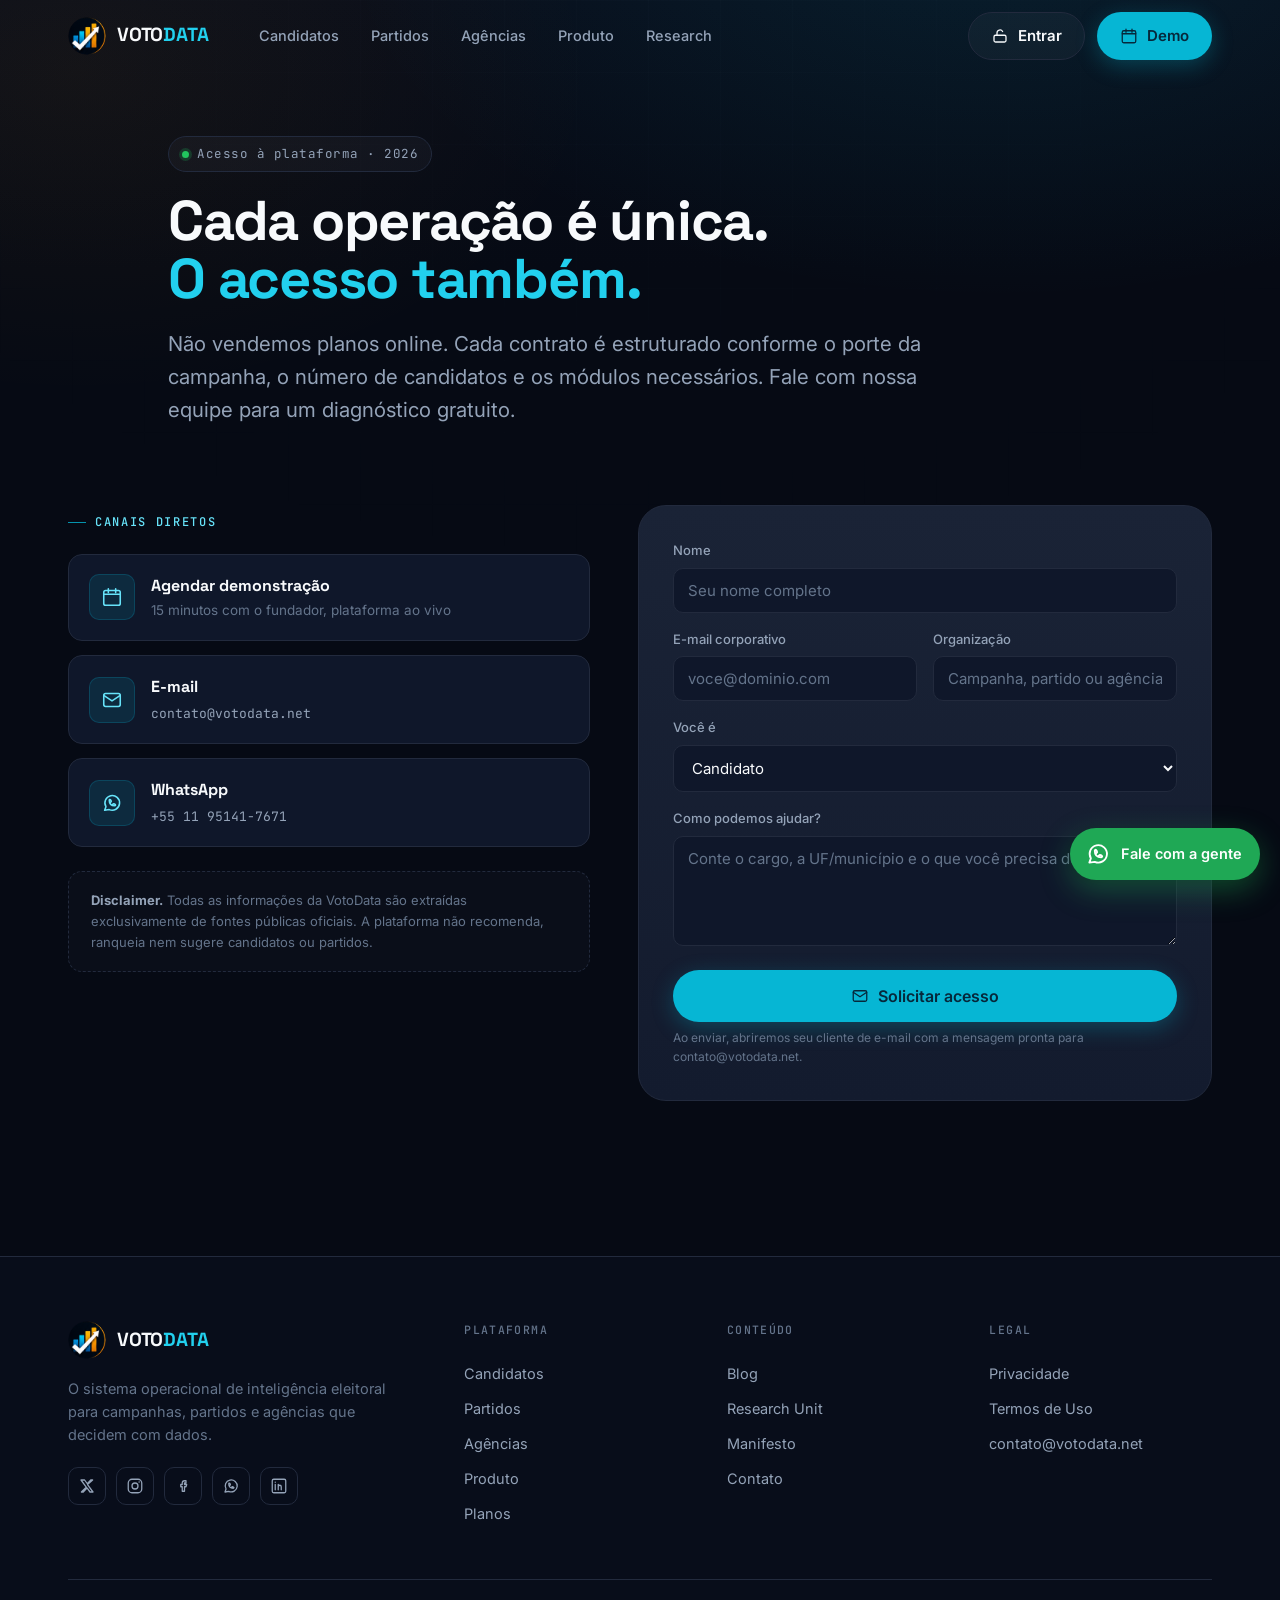
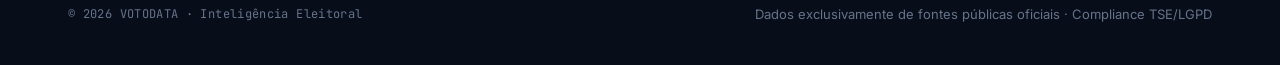
<file: contato.html>
<!DOCTYPE html>
<html lang="pt-BR">
<head>
<meta charset="UTF-8">
<meta name="viewport" content="width=device-width, initial-scale=1">
<title>Contato — VOTODATA</title>
<meta name="description" content="Fale com a equipe VotoData. Agende uma demonstração de 15 minutos ou solicite o relatório do seu território.">
<link rel="preconnect" href="https://fonts.googleapis.com">
<link rel="preconnect" href="https://fonts.gstatic.com" crossorigin>
<link href="https://fonts.googleapis.com/css2?family=Space+Grotesk:wght@400;500;600;700&family=Inter:wght@400;500;600;700&family=JetBrains+Mono:wght@400;500;600&display=swap" rel="stylesheet">
<link rel="stylesheet" href="site.css"><link rel="icon" type="image/png" href="assets/brasao.png">
<style>
  .contact{display:grid;grid-template-columns:1fr 1.1fr;gap:48px;align-items:start;margin-top:46px}
  @media (max-width:900px){.contact{grid-template-columns:1fr;gap:36px}}
  .channels{display:flex;flex-direction:column;gap:14px}
  .channel{display:flex;gap:16px;align-items:center;padding:18px 20px;border:1px solid var(--border);
    border-radius:var(--r-lg);background:var(--surface);transition:all .22s var(--ease)}
  .channel:hover{border-color:var(--vd-cyan-700);background:rgba(6,182,212,.05);transform:translateY(-2px)}
  .channel__ico{flex:none;width:46px;height:46px;border-radius:var(--r-md);display:grid;place-items:center;
    background:rgba(6,182,212,.12);color:var(--vd-cyan-300);border:1px solid rgba(6,182,212,.2)}
  .channel__ico svg{width:22px;height:22px}
  .channel h3{font-size:16px;font-family:var(--font-display)}
  .channel p{font-size:13.5px;color:var(--text-mut);margin-top:2px}
  .channel .mono{color:var(--text-sec);font-size:13px}
  .form{padding:clamp(24px,3vw,34px);border:1px solid var(--border);border-radius:var(--r-2xl);
    background:linear-gradient(180deg,var(--card),var(--ink-850))}
  .field{margin-bottom:16px}
  .field label{display:block;font-size:13px;color:var(--text-sec);margin-bottom:7px;font-weight:500}
  .field input,.field select,.field textarea{width:100%;background:var(--surface);border:1px solid var(--border);
    border-radius:var(--r-md);color:var(--text);font-family:var(--font-body);font-size:15px;padding:12px 14px;transition:border-color .2s,box-shadow .2s}
  .field input::placeholder,.field textarea::placeholder{color:var(--text-disabled,#64748B)}
  .field input:focus,.field select:focus,.field textarea:focus{outline:none;border-color:var(--primary);box-shadow:0 0 0 3px var(--focus-ring)}
  .field textarea{resize:vertical;min-height:110px}
  .field-row{display:grid;grid-template-columns:1fr 1fr;gap:16px}
  @media (max-width:520px){.field-row{grid-template-columns:1fr}}
  .form__note{font-size:12px;color:var(--text-mut);margin-top:6px}
</style>
</head>
<body data-page="contato">

<section class="hero" data-screen-label="Contato — Hero" style="padding-bottom:24px">
  <div class="wrap" style="max-width:1000px">
    <span class="pill"><span class="dot dot--live"></span>Acesso à plataforma · 2026</span>
    <h1 class="display" style="font-size:clamp(34px,5vw,56px);margin-top:20px">Cada operação é única. <span class="cy">O acesso também.</span></h1>
    <p class="lead" style="margin-top:20px">Não vendemos planos online. Cada contrato é estruturado conforme o porte da campanha, o número de candidatos e os módulos necessários. Fale com nossa equipe para um diagnóstico gratuito.</p>
  </div>
</section>

<section class="section" style="padding-top:8px">
  <div class="wrap">
    <div class="contact">
      <div>
        <span class="eyebrow">Canais diretos</span>
        <div class="channels" style="margin-top:22px">
          <a class="channel" href="mailto:contato@votodata.net?subject=Demo%20VotoData%202026">
            <span class="channel__ico"><i data-i="calendar"></i></span>
            <div><h3>Agendar demonstração</h3><p>15 minutos com o fundador, plataforma ao vivo</p></div>
          </a>
          <a class="channel" href="mailto:contato@votodata.net">
            <span class="channel__ico"><i data-i="mail"></i></span>
            <div><h3>E-mail</h3><span class="mono">contato@votodata.net</span></div>
          </a>
          <a class="channel" href="https://wa.me/5511951417671" target="_blank" rel="noopener">
            <span class="channel__ico"><i data-i="whatsapp"></i></span>
            <div><h3>WhatsApp</h3><span class="mono">+55 11 95141-7671</span></div>
          </a>
        </div>
        <p class="disclaimer" style="margin-top:24px"><b>Disclaimer.</b> Todas as informações da VotoData são extraídas exclusivamente de fontes públicas oficiais. A plataforma não recomenda, ranqueia nem sugere candidatos ou partidos.</p>
      </div>

      <form class="form" id="contatoForm">
        <div class="field">
          <label for="nome">Nome</label>
          <input id="nome" name="nome" placeholder="Seu nome completo" required>
        </div>
        <div class="field-row">
          <div class="field">
            <label for="email">E-mail corporativo</label>
            <input id="email" name="email" type="email" placeholder="voce@dominio.com" required>
          </div>
          <div class="field">
            <label for="org">Organização</label>
            <input id="org" name="org" placeholder="Campanha, partido ou agência">
          </div>
        </div>
        <div class="field">
          <label for="perfil">Você é</label>
          <select id="perfil" name="perfil">
            <option>Candidato</option>
            <option>Partido / coligação</option>
            <option>Agência de marketing político</option>
            <option>Imprensa / pesquisa</option>
            <option>Outro</option>
          </select>
        </div>
        <div class="field">
          <label for="msg">Como podemos ajudar?</label>
          <textarea id="msg" name="msg" placeholder="Conte o cargo, a UF/município e o que você precisa decidir."></textarea>
        </div>
        <button class="btn btn--primary btn--lg btn--block" type="submit"><i data-i="mail"></i>Solicitar acesso</button>
        <p class="form__note">Ao enviar, abriremos seu cliente de e-mail com a mensagem pronta para contato@votodata.net.</p>
      </form>
    </div>
  </div>
</section>

<template id="__bundler_thumbnail">
<svg viewBox="0 0 100 100" xmlns="http://www.w3.org/2000/svg"><rect width="100" height="100" rx="20" fill="#0F172A"/><g transform="translate(26 32)" fill="none" stroke="#06B6D4" stroke-width="5" stroke-linecap="round" stroke-linejoin="round"><rect x="2" y="2" width="44" height="32" rx="4"/><path d="M2 8 24 22 46 8" stroke="#F59E0B"/></g></svg>
</template>

<script src="site.js"></script>
<script>
  document.getElementById('contatoForm').addEventListener('submit', async function (e) {
    e.preventDefault();
    const f = e.target;
    const btn = f.querySelector('button[type="submit"]');
    const originalBtnContent = btn.innerHTML;

    btn.disabled = true;
    btn.innerHTML = '<i data-i="loader"></i> Enviando...';
    if (window.vdHydrate) window.vdHydrate();

    const data = {
      nome: f.nome.value,
      email: f.email.value,
      org: f.org.value,
      perfil: f.perfil.value,
      msg: f.msg.value
    };

    try {
      const response = await fetch('/api/leads', {
        method: 'POST',
        headers: { 'Content-Type': 'application/json' },
        body: JSON.stringify(data)
      });

      if (response.ok) {
        alert('Solicitação enviada com sucesso! Entraremos em contato em breve.');
        f.reset();
      } else {
        throw new Error('Falha ao enviar');
      }
    } catch (err) {
      console.error(err);
      // Fallback para mailto se a API falhar
      var subj = encodeURIComponent('Solicitação de acesso — ' + (f.perfil.value || '') + ' · ' + (f.org.value || f.nome.value || ''));
      var body = encodeURIComponent('Nome: ' + f.nome.value + '\nE-mail: ' + f.email.value + '\nOrganização: ' + f.org.value + '\nPerfil: ' + f.perfil.value + '\n\n' + f.msg.value);
      window.location.href = 'mailto:contato@votodata.net?subject=' + subj + '&body=' + body;
    } finally {
      btn.disabled = false;
      btn.innerHTML = originalBtnContent;
      if (window.vdHydrate) window.vdHydrate();
    }
  });
</script>
</body>
</html>
</file>
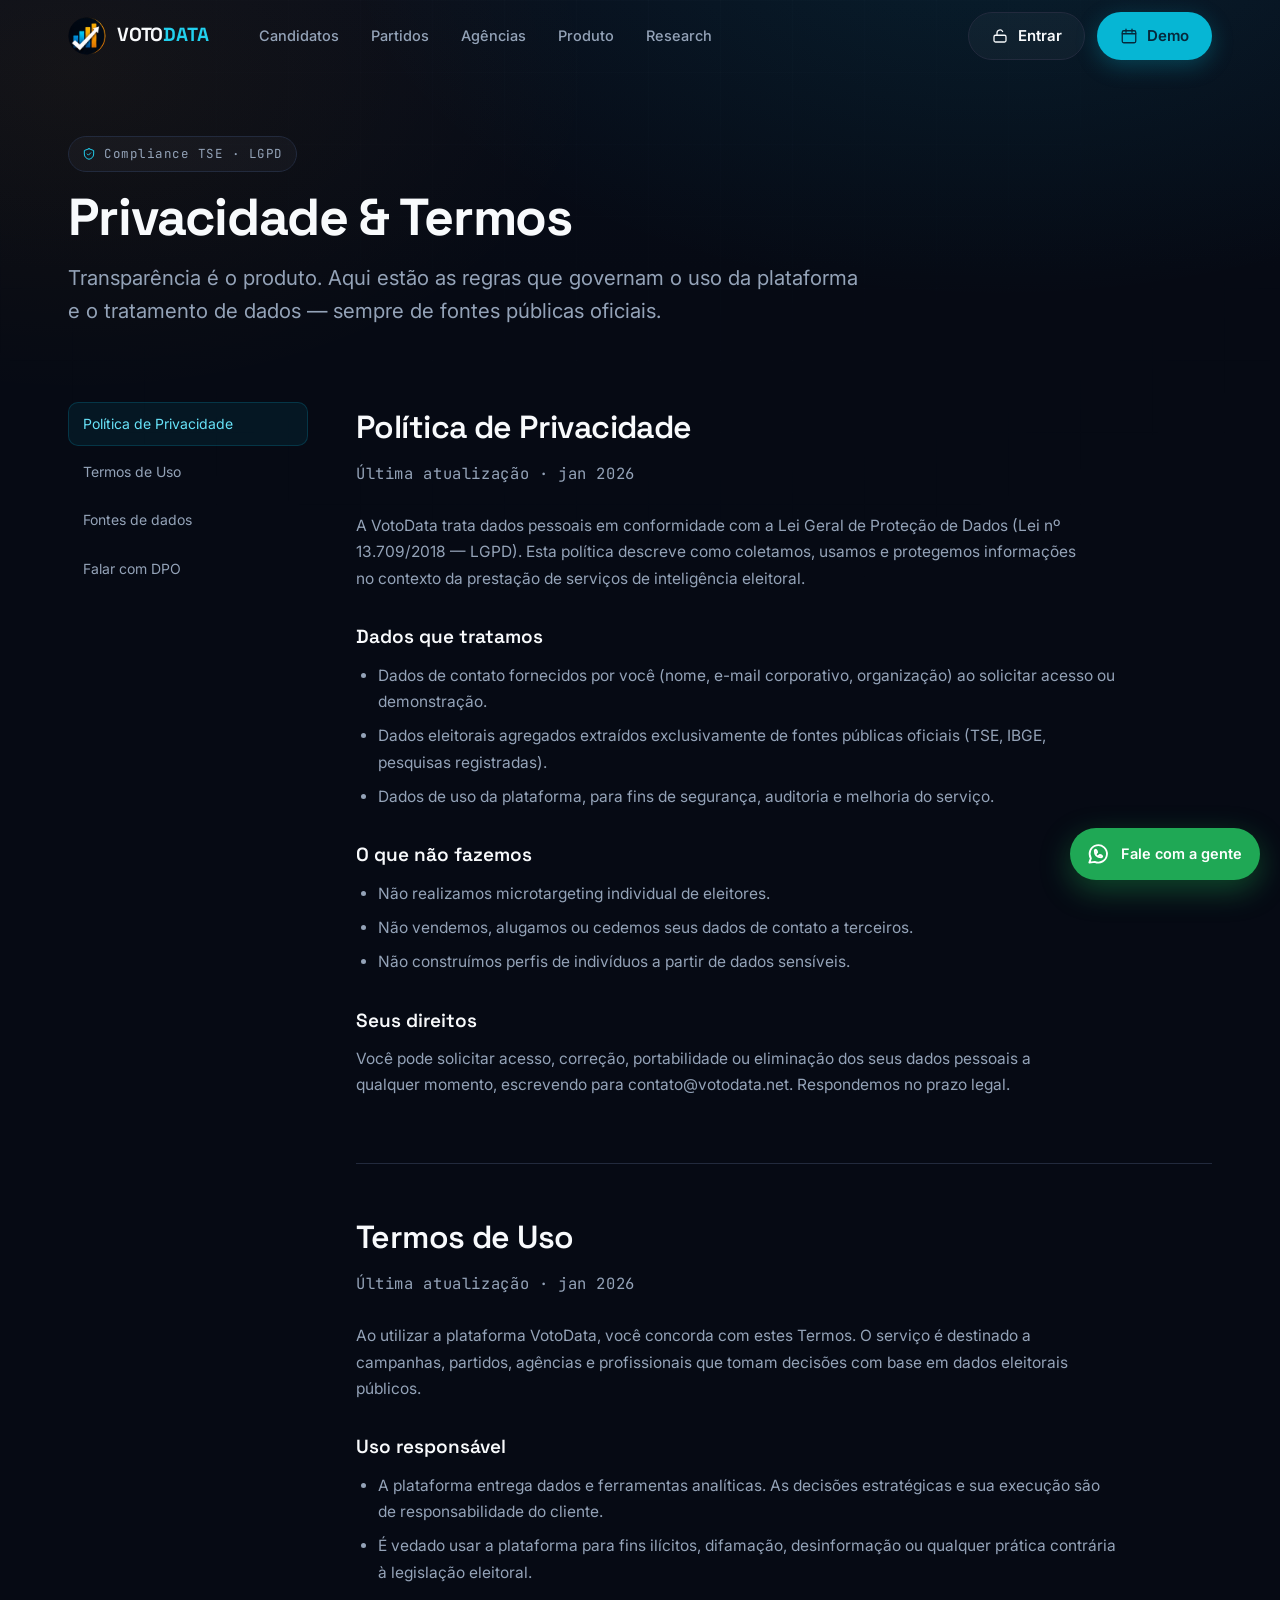
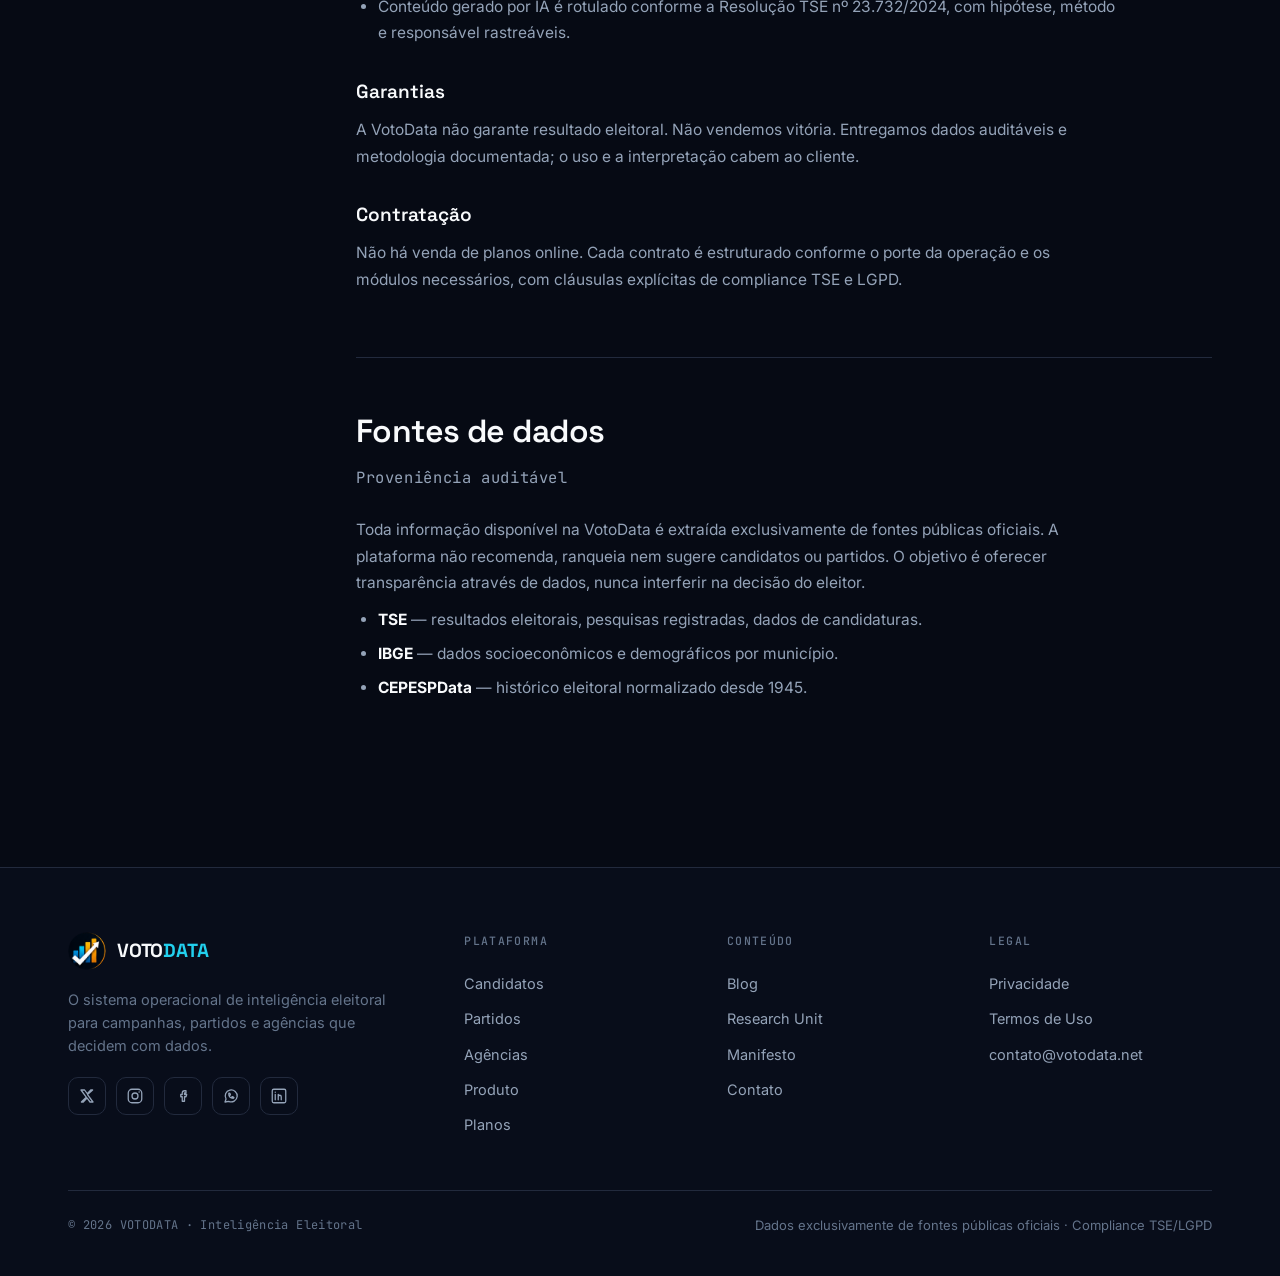
<file: legal.html>
<!DOCTYPE html>
<html lang="pt-BR">
<head>
<meta charset="UTF-8">
<meta name="viewport" content="width=device-width, initial-scale=1">
<title>Privacidade &amp; Termos — VOTODATA</title>
<meta name="description" content="Política de Privacidade e Termos de Uso da VotoData. Compliance nativo com TSE e LGPD, fontes públicas oficiais, sem microtargeting.">
<link rel="preconnect" href="https://fonts.googleapis.com">
<link rel="preconnect" href="https://fonts.gstatic.com" crossorigin>
<link href="https://fonts.googleapis.com/css2?family=Space+Grotesk:wght@400;500;600;700&family=Inter:wght@400;500;600;700&family=JetBrains+Mono:wght@400;500;600&display=swap" rel="stylesheet">
<link rel="stylesheet" href="site.css"><link rel="icon" type="image/png" href="assets/brasao.png">
<style>
  .legal{display:grid;grid-template-columns:240px 1fr;gap:48px;align-items:start;margin-top:42px}
  @media (max-width:860px){.legal{grid-template-columns:1fr;gap:28px}}
  .legal__nav{position:sticky;top:calc(var(--header-h) + 24px);display:flex;flex-direction:column;gap:4px}
  @media (max-width:860px){.legal__nav{position:static;flex-direction:row;flex-wrap:wrap}}
  .legal__nav a{padding:10px 14px;border-radius:var(--r-md);font-size:14px;color:var(--text-sec);border:1px solid transparent}
  .legal__nav a:hover{color:var(--text);background:rgba(148,163,184,.06)}
  .legal__nav a.on{color:var(--vd-cyan-300);background:rgba(6,182,212,.08);border-color:rgba(6,182,212,.2)}
  .doc h2{font-family:var(--font-display);font-weight:600;font-size:clamp(24px,3vw,32px);letter-spacing:-.018em;margin-bottom:8px}
  .doc h3{font-family:var(--font-display);font-weight:600;font-size:19px;margin:30px 0 10px}
  .doc p,.doc li{color:var(--text-sec);font-size:15.5px;line-height:1.7;max-width:74ch}
  .doc ul{padding-left:22px;display:flex;flex-direction:column;gap:8px;margin:10px 0}
  .doc__meta{font-family:var(--font-mono);font-size:12px;color:var(--text-mut);letter-spacing:.04em;margin-bottom:26px}
  .doc__block+.doc__block{margin-top:64px;padding-top:48px;border-top:1px solid var(--border)}
</style>
</head>
<body data-page="legal">

<section class="hero" data-screen-label="Legal — Hero" style="padding-bottom:16px">
  <div class="wrap">
    <span class="pill"><i data-i="shield" style="width:14px;color:var(--vd-cyan-400)"></i>Compliance TSE · LGPD</span>
    <h1 class="display" style="font-size:clamp(32px,4.6vw,52px);margin-top:18px">Privacidade &amp; Termos</h1>
    <p class="lead" style="margin-top:18px">Transparência é o produto. Aqui estão as regras que governam o uso da plataforma e o tratamento de dados — sempre de fontes públicas oficiais.</p>
  </div>
</section>

<section class="section" style="padding-top:16px">
  <div class="wrap">
    <div class="legal">
      <nav class="legal__nav">
        <a href="#privacidade" class="on">Política de Privacidade</a>
        <a href="#termos">Termos de Uso</a>
        <a href="#dados">Fontes de dados</a>
        <a href="mailto:contato@votodata.net">Falar com DPO</a>
      </nav>
      <div class="doc">
        <div class="doc__block" id="privacidade">
          <h2>Política de Privacidade</h2>
          <p class="doc__meta">Última atualização · jan 2026</p>
          <p>A VotoData trata dados pessoais em conformidade com a Lei Geral de Proteção de Dados (Lei nº 13.709/2018 — LGPD). Esta política descreve como coletamos, usamos e protegemos informações no contexto da prestação de serviços de inteligência eleitoral.</p>
          <h3>Dados que tratamos</h3>
          <ul>
            <li>Dados de contato fornecidos por você (nome, e-mail corporativo, organização) ao solicitar acesso ou demonstração.</li>
            <li>Dados eleitorais agregados extraídos exclusivamente de fontes públicas oficiais (TSE, IBGE, pesquisas registradas).</li>
            <li>Dados de uso da plataforma, para fins de segurança, auditoria e melhoria do serviço.</li>
          </ul>
          <h3>O que não fazemos</h3>
          <ul>
            <li>Não realizamos microtargeting individual de eleitores.</li>
            <li>Não vendemos, alugamos ou cedemos seus dados de contato a terceiros.</li>
            <li>Não construímos perfis de indivíduos a partir de dados sensíveis.</li>
          </ul>
          <h3>Seus direitos</h3>
          <p>Você pode solicitar acesso, correção, portabilidade ou eliminação dos seus dados pessoais a qualquer momento, escrevendo para contato@votodata.net. Respondemos no prazo legal.</p>
        </div>

        <div class="doc__block" id="termos">
          <h2>Termos de Uso</h2>
          <p class="doc__meta">Última atualização · jan 2026</p>
          <p>Ao utilizar a plataforma VotoData, você concorda com estes Termos. O serviço é destinado a campanhas, partidos, agências e profissionais que tomam decisões com base em dados eleitorais públicos.</p>
          <h3>Uso responsável</h3>
          <ul>
            <li>A plataforma entrega dados e ferramentas analíticas. As decisões estratégicas e sua execução são de responsabilidade do cliente.</li>
            <li>É vedado usar a plataforma para fins ilícitos, difamação, desinformação ou qualquer prática contrária à legislação eleitoral.</li>
            <li>Conteúdo gerado por IA é rotulado conforme a Resolução TSE nº 23.732/2024, com hipótese, método e responsável rastreáveis.</li>
          </ul>
          <h3>Garantias</h3>
          <p>A VotoData não garante resultado eleitoral. Não vendemos vitória. Entregamos dados auditáveis e metodologia documentada; o uso e a interpretação cabem ao cliente.</p>
          <h3>Contratação</h3>
          <p>Não há venda de planos online. Cada contrato é estruturado conforme o porte da operação e os módulos necessários, com cláusulas explícitas de compliance TSE e LGPD.</p>
        </div>

        <div class="doc__block" id="dados">
          <h2>Fontes de dados</h2>
          <p class="doc__meta">Proveniência auditável</p>
          <p>Toda informação disponível na VotoData é extraída exclusivamente de fontes públicas oficiais. A plataforma não recomenda, ranqueia nem sugere candidatos ou partidos. O objetivo é oferecer transparência através de dados, nunca interferir na decisão do eleitor.</p>
          <ul>
            <li><b style="color:var(--text)">TSE</b> — resultados eleitorais, pesquisas registradas, dados de candidaturas.</li>
            <li><b style="color:var(--text)">IBGE</b> — dados socioeconômicos e demográficos por município.</li>
            <li><b style="color:var(--text)">CEPESPData</b> — histórico eleitoral normalizado desde 1945.</li>
          </ul>
        </div>
      </div>
    </div>
  </div>
</section>

<template id="__bundler_thumbnail">
<svg viewBox="0 0 100 100" xmlns="http://www.w3.org/2000/svg"><rect width="100" height="100" rx="20" fill="#0F172A"/><g transform="translate(34 28)" fill="none" stroke="#06B6D4" stroke-width="5" stroke-linecap="round" stroke-linejoin="round"><path d="M16 2 2 8v12c0 9 7 16 14 18 7-2 14-9 14-18V8L16 2Z"/><path d="m10 19 4 4 8-9" stroke="#F59E0B"/></g></svg>
</template>

<script src="site.js"></script>
<script>
  // highlight active section in side nav
  var links = [].slice.call(document.querySelectorAll('.legal__nav a[href^="#"]'));
  var ids = links.map(function (a) { return a.getAttribute('href').slice(1); });
  function onScroll() {
    var pos = window.scrollY + 140, cur = ids[0];
    ids.forEach(function (id) { var el = document.getElementById(id); if (el && el.offsetTop <= pos) cur = id; });
    links.forEach(function (a) { a.classList.toggle('on', a.getAttribute('href') === '#' + cur); });
  }
  window.addEventListener('scroll', onScroll, { passive: true }); onScroll();
</script>
</body>
</html>
</file>
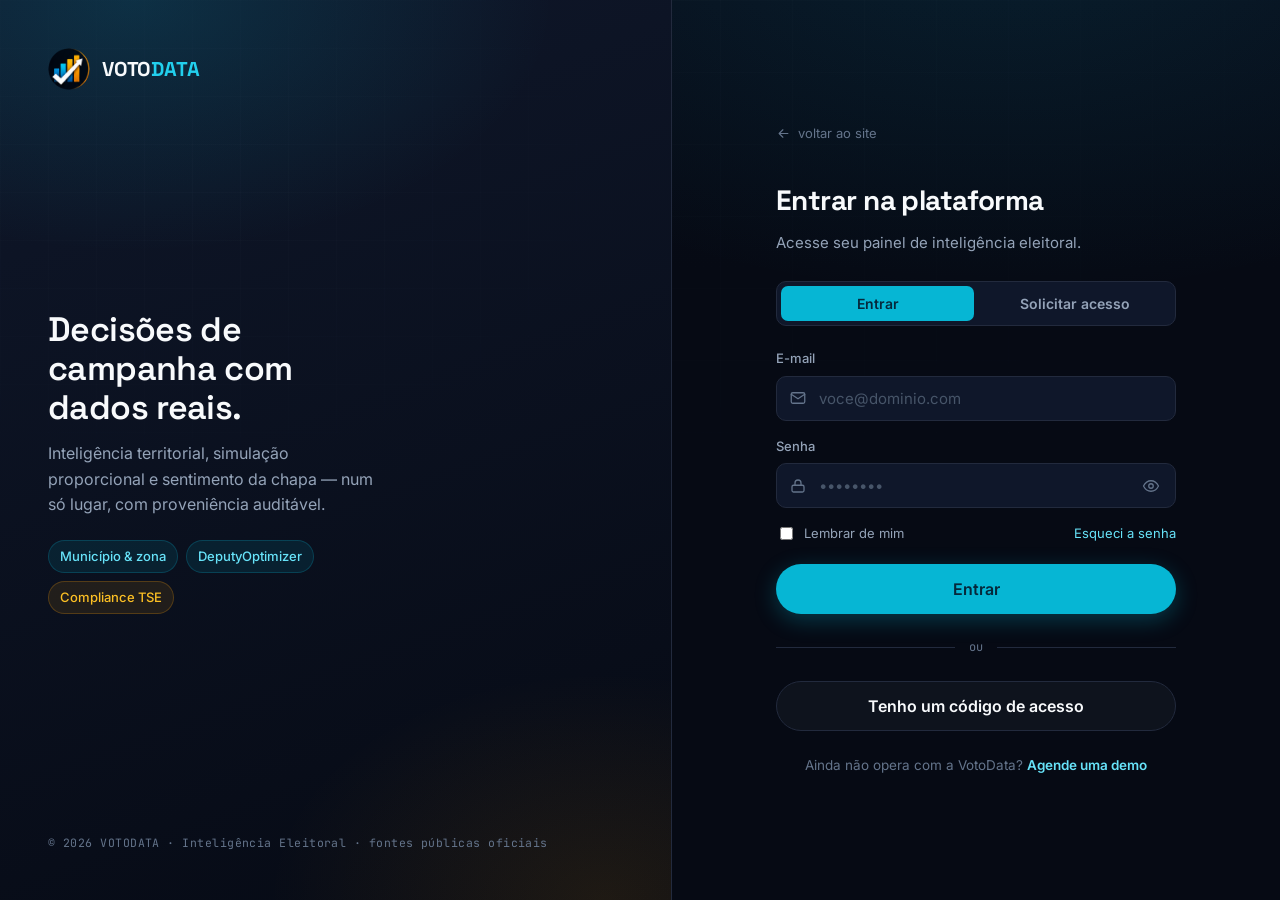
<file: login.html>
<!DOCTYPE html>
<html lang="pt-BR">
<head>
<meta charset="UTF-8">
<meta name="viewport" content="width=device-width, initial-scale=1">
<title>Entrar — VOTODATA</title>
<meta name="description" content="Acesso à plataforma VotoData.">
<meta name="robots" content="noindex">
<link rel="preconnect" href="https://fonts.googleapis.com">
<link rel="preconnect" href="https://fonts.gstatic.com" crossorigin>
<link href="https://fonts.googleapis.com/css2?family=Space+Grotesk:wght@400;500;600;700&family=Inter:wght@400;500;600;700&family=JetBrains+Mono:wght@400;500;600&display=swap" rel="stylesheet">
<link rel="stylesheet" href="site.css"><link rel="icon" type="image/png" href="assets/brasao.png">
<style>
  body{min-height:100vh}
  .auth{display:grid;grid-template-columns:1.05fr .95fr;min-height:100vh}
  @media (max-width:880px){.auth{grid-template-columns:1fr}}
  /* painel de marca */
  .auth__brandpane{position:relative;padding:48px;display:flex;flex-direction:column;justify-content:space-between;
    border-right:1px solid var(--border);overflow:hidden;
    background:radial-gradient(700px 420px at 20% 0%, rgba(6,182,212,.16), transparent 60%),
      radial-gradient(560px 380px at 90% 100%, rgba(245,158,11,.10), transparent 60%),linear-gradient(160deg,var(--ink-900),var(--ink-980))}
  .auth__brandpane::after{content:"";position:absolute;inset:0;opacity:.5;pointer-events:none;
    background-image:linear-gradient(rgba(148,163,184,.05) 1px,transparent 1px),linear-gradient(90deg,rgba(148,163,184,.05) 1px,transparent 1px);background-size:48px 48px;
    -webkit-mask-image:radial-gradient(700px 500px at 30% 20%,#000,transparent 75%);mask-image:radial-gradient(700px 500px at 30% 20%,#000,transparent 75%)}
  @media (max-width:880px){.auth__brandpane{display:none}}
  .auth__brand{display:flex;align-items:center;gap:12px;position:relative;z-index:1}
  .auth__brand img{width:42px;height:42px;border-radius:50%}
  .auth__wm{font-family:var(--font-display);font-weight:700;font-size:20px;letter-spacing:-.01em}
  .auth__wm b{color:var(--vd-cyan-400)}
  .auth__pitch{position:relative;z-index:1;max-width:34ch}
  .auth__pitch h2{font-family:var(--font-display);font-weight:600;font-size:clamp(26px,2.8vw,34px);letter-spacing:-.018em;line-height:1.15;text-wrap:balance}
  .auth__pitch p{color:var(--text-sec);margin-top:14px}
  .auth__chips{display:flex;flex-wrap:wrap;gap:8px;margin-top:22px}
  .auth__foot{position:relative;z-index:1;font-family:var(--font-mono);font-size:11.5px;color:var(--text-mut);letter-spacing:.04em}
  /* painel do formulário */
  .auth__formpane{display:flex;align-items:center;justify-content:center;padding:40px 28px}
  .authcard{width:100%;max-width:400px}
  .authcard__back{display:inline-flex;align-items:center;gap:7px;font-size:13px;color:var(--text-mut);margin-bottom:34px}
  .authcard__back:hover{color:var(--vd-cyan-300)}
  .authcard__back svg{width:15px;height:15px}
  .authcard h1{font-family:var(--font-display);font-weight:700;font-size:28px;letter-spacing:-.02em}
  .authcard>.sub{color:var(--text-sec);margin-top:8px;font-size:15px}
  .tabs{display:flex;gap:4px;background:var(--surface);border:1px solid var(--border);border-radius:var(--r-md);padding:4px;margin:26px 0 22px}
  .tabs button{flex:1;border:0;background:none;color:var(--text-sec);font-weight:600;font-size:14px;padding:9px;border-radius:7px;transition:all .18s}
  .tabs button.on{background:var(--primary);color:var(--on-primary)}
  .field{margin-bottom:15px}
  .field label{display:block;font-size:13px;color:var(--text-sec);margin-bottom:7px;font-weight:500}
  .inwrap{position:relative}
  .inwrap>svg{position:absolute;left:13px;top:50%;transform:translateY(-50%);width:18px;height:18px;color:var(--text-mut)}
  .field input{width:100%;background:var(--surface);border:1px solid var(--border);border-radius:var(--r-md);
    color:var(--text);font-family:var(--font-body);font-size:15px;padding:12px 14px 12px 42px;transition:border-color .2s,box-shadow .2s}
  .field input::placeholder{color:var(--text-disabled,#475569)}
  .field input:focus{outline:none;border-color:var(--primary);box-shadow:0 0 0 3px var(--focus-ring)}
  .eye{position:absolute;right:8px;top:50%;transform:translateY(-50%);background:none;border:0;color:var(--text-mut);padding:8px;display:grid;place-items:center}
  .eye svg{width:18px;height:18px}
  .row{display:flex;align-items:center;justify-content:space-between;margin:6px 0 20px;font-size:13px}
  .row label{display:flex;align-items:center;gap:8px;color:var(--text-sec);cursor:pointer}
  .row a{color:var(--vd-cyan-300)}
  .divider-or{display:flex;align-items:center;gap:14px;margin:24px 0;color:var(--text-mut);font-size:12px;font-family:var(--font-mono)}
  .divider-or::before,.divider-or::after{content:"";flex:1;height:1px;background:var(--border)}
  .authalt{display:flex;flex-direction:column;gap:10px}
  .authcard__note{text-align:center;font-size:13.5px;color:var(--text-mut);margin-top:24px}
  .authcard__note a{color:var(--vd-cyan-300);font-weight:600}
  .hide{display:none}
</style>
</head>
<body data-page="login">
<div class="auth">
  <!-- MARCA -->
  <div class="auth__brandpane">
    <a class="auth__brand" href="index.html"><img src="assets/brasao.png" alt=""><span class="auth__wm">VOTO<b>DATA</b></span></a>
    <div class="auth__pitch">
      <h2>Decisões de campanha com dados reais.</h2>
      <p>Inteligência territorial, simulação proporcional e sentimento da chapa — num só lugar, com proveniência auditável.</p>
      <div class="auth__chips">
        <span class="tag">Município &amp; zona</span>
        <span class="tag">DeputyOptimizer</span>
        <span class="tag tag--amber">Compliance TSE</span>
      </div>
    </div>
    <div class="auth__foot">© 2026 VOTODATA · Inteligência Eleitoral · fontes públicas oficiais</div>
  </div>

  <!-- FORMULÁRIO -->
  <div class="auth__formpane">
    <div class="authcard">
      <a class="authcard__back" href="index.html"><svg viewBox="0 0 24 24" fill="none" stroke="currentColor" stroke-width="1.8" stroke-linecap="round" stroke-linejoin="round"><path d="M19 12H5M11 18l-6-6 6-6"/></svg>voltar ao site</a>
      <h1 id="authTitle">Entrar na plataforma</h1>
      <p class="sub" id="authSub">Acesse seu painel de inteligência eleitoral.</p>

      <div class="tabs">
        <button id="tabLogin" class="on" type="button">Entrar</button>
        <button id="tabSignup" type="button">Solicitar acesso</button>
      </div>

      <!-- LOGIN -->
      <form id="formLogin">
        <div class="field">
          <label for="lemail">E-mail</label>
          <div class="inwrap">
            <svg viewBox="0 0 24 24" fill="none" stroke="currentColor" stroke-width="1.7" stroke-linecap="round" stroke-linejoin="round"><rect x="3" y="5" width="18" height="14" rx="2"/><path d="m3 7 9 6 9-6"/></svg>
            <input id="lemail" type="email" placeholder="voce@dominio.com" required>
          </div>
        </div>
        <div class="field">
          <label for="lpass">Senha</label>
          <div class="inwrap">
            <svg viewBox="0 0 24 24" fill="none" stroke="currentColor" stroke-width="1.7" stroke-linecap="round" stroke-linejoin="round"><rect x="4" y="11" width="16" height="9" rx="2"/><path d="M8 11V8a4 4 0 0 1 8 0v3"/></svg>
            <input id="lpass" type="password" placeholder="••••••••" required>
            <button class="eye" type="button" aria-label="Mostrar senha" data-eye="lpass"><svg viewBox="0 0 24 24" fill="none" stroke="currentColor" stroke-width="1.7" stroke-linecap="round" stroke-linejoin="round"><path d="M2 12s3.5-7 10-7 10 7 10 7-3.5 7-10 7-10-7-10-7Z"/><circle cx="12" cy="12" r="3"/></svg></button>
          </div>
        </div>
        <div class="row">
          <label><input type="checkbox" style="accent-color:var(--primary)"> Lembrar de mim</label>
          <a href="#">Esqueci a senha</a>
        </div>
        <button class="btn btn--primary btn--lg btn--block" type="submit">Entrar</button>
      </form>

      <!-- SOLICITAR ACESSO -->
      <form id="formSignup" class="hide">
        <div class="field">
          <label for="snome">Nome</label>
          <div class="inwrap">
            <svg viewBox="0 0 24 24" fill="none" stroke="currentColor" stroke-width="1.7" stroke-linecap="round" stroke-linejoin="round"><circle cx="12" cy="8" r="4"/><path d="M5 21c0-3.9 3.1-7 7-7s7 3.1 7 7"/></svg>
            <input id="snome" placeholder="Seu nome completo" required>
          </div>
        </div>
        <div class="field">
          <label for="semail">E-mail corporativo</label>
          <div class="inwrap">
            <svg viewBox="0 0 24 24" fill="none" stroke="currentColor" stroke-width="1.7" stroke-linecap="round" stroke-linejoin="round"><rect x="3" y="5" width="18" height="14" rx="2"/><path d="m3 7 9 6 9-6"/></svg>
            <input id="semail" type="email" placeholder="voce@dominio.com" required>
          </div>
        </div>
        <div class="field">
          <label for="sorg">Campanha / partido / agência</label>
          <div class="inwrap">
            <svg viewBox="0 0 24 24" fill="none" stroke="currentColor" stroke-width="1.7" stroke-linecap="round" stroke-linejoin="round"><path d="M3 21h18M5 21V7l7-4 7 4v14M9 9h.01M15 9h.01M9 13h.01M15 13h.01"/></svg>
            <input id="sorg" placeholder="Sua organização">
          </div>
        </div>
        <button class="btn btn--primary btn--lg btn--block" type="submit">Solicitar acesso</button>
      </form>

      <div class="divider-or">ou</div>
      <div class="authalt">
        <a class="btn btn--ghost btn--lg btn--block" href="acesso.html">Tenho um código de acesso</a>
      </div>

      <p class="authcard__note" id="authNote">Ainda não opera com a VotoData? <a href="contato.html">Agende uma demo</a></p>
    </div>
  </div>
</div>

<template id="__bundler_thumbnail">
<svg viewBox="0 0 100 100" xmlns="http://www.w3.org/2000/svg"><rect width="100" height="100" rx="20" fill="#0F172A"/><g transform="translate(32 28)" fill="none" stroke="#06B6D4" stroke-width="5" stroke-linecap="round" stroke-linejoin="round"><rect x="2" y="18" width="32" height="26" rx="4"/><path d="M9 18v-5a9 9 0 0 1 18 0v5" stroke="#F59E0B"/><circle cx="18" cy="30" r="3"/></g></svg>
</template>

<script>
(function () {
  var tL = document.getElementById('tabLogin'), tS = document.getElementById('tabSignup');
  var fL = document.getElementById('formLogin'), fS = document.getElementById('formSignup');
  var title = document.getElementById('authTitle'), sub = document.getElementById('authSub'), note = document.getElementById('authNote');
  function show(login) {
    tL.classList.toggle('on', login); tS.classList.toggle('on', !login);
    fL.classList.toggle('hide', !login); fS.classList.toggle('hide', login);
    title.textContent = login ? 'Entrar na plataforma' : 'Solicitar acesso';
    sub.textContent = login ? 'Acesse seu painel de inteligência eleitoral.' : 'Cada operação é única — estruturamos seu acesso após um diagnóstico.';
    note.innerHTML = login ? 'Ainda não opera com a VotoData? <a href="contato.html">Agende uma demo</a>' : 'Já tem conta? <a href="#" id="goLogin">Entrar</a>';
  }
  tL.addEventListener('click', function () { show(true); });
  tS.addEventListener('click', function () { show(false); });
  note.addEventListener('click', function (e) { if (e.target.id === 'goLogin') { e.preventDefault(); show(true); } });

  document.querySelectorAll('.eye').forEach(function (b) {
    b.addEventListener('click', function () {
      var inp = document.getElementById(b.dataset.eye);
      inp.type = inp.type === 'password' ? 'text' : 'password';
    });
  });

  const sendLead = async (data) => {
    try {
      await fetch('/api/leads', {
        method: 'POST',
        headers: { 'Content-Type': 'application/json' },
        body: JSON.stringify(data)
      });
    } catch (e) { console.error('Lead capture failed', e); }
  };

  // Protótipo: o backend (api.votodata.net) fará a autenticação real.
  fL.addEventListener('submit', function (e) { 
    e.preventDefault(); 
    const email = fL.querySelector('input[type="email"]').value;
    sendLead({ type: 'login_attempt', email, msg: 'Tentativa de login no protótipo' });
    alert('Solicitação de acesso registrada. Nossa equipe de segurança validará suas credenciais e entrará em contato em breve.'); 
  });
  fS.addEventListener('submit', function (e) {
    e.preventDefault();
    var nome = document.getElementById('snome').value, email = document.getElementById('semail').value, org = document.getElementById('sorg').value;
    
    sendLead({ type: 'acesso_request', nome, email, org, msg: 'Solicitou acesso via formulário de login' });

    window.location.href = 'mailto:contato@votodata.net?subject=' + encodeURIComponent('Solicitação de acesso — ' + org) +
      '&body=' + encodeURIComponent('Nome: ' + nome + '\nE-mail: ' + email + '\nOrganização: ' + org);
  });
})();
</script>
</body>
</html>
</file>
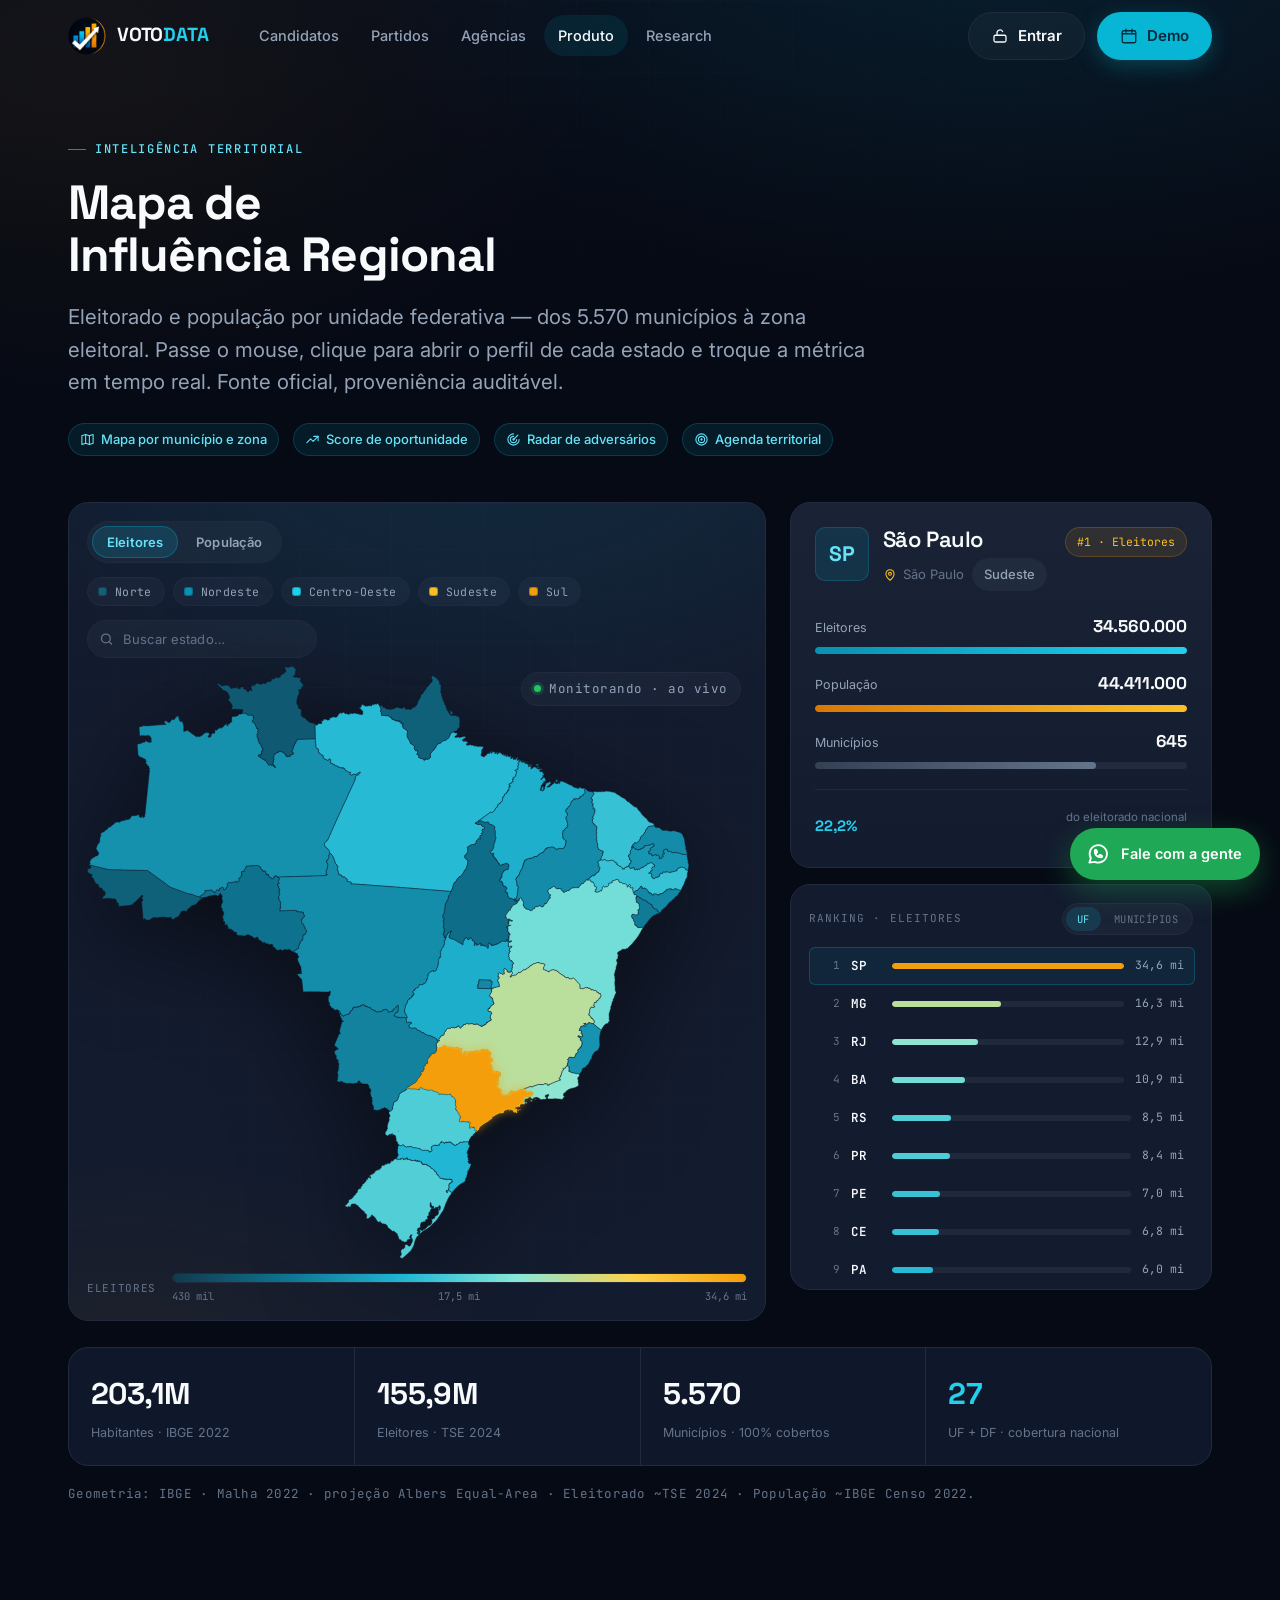
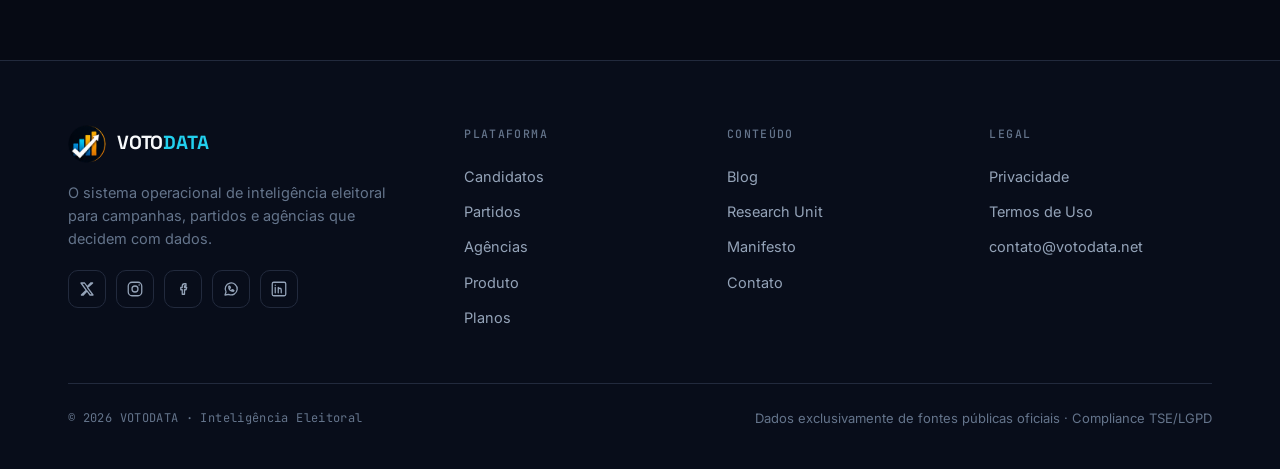
<file: mapa.html>
<!DOCTYPE html>
<html lang="pt-BR">
<head>
<meta charset="UTF-8">
<meta name="viewport" content="width=device-width, initial-scale=1">
<title>Mapa de Influência Regional — VOTODATA</title>
<meta name="description" content="Choropleth interativo do Brasil: eleitorado e população por unidade federativa, dos 5.570 municípios à zona eleitoral. Fonte oficial TSE/IBGE.">
<link rel="preconnect" href="https://fonts.googleapis.com">
<link rel="preconnect" href="https://fonts.gstatic.com" crossorigin>
<link href="https://fonts.googleapis.com/css2?family=Space+Grotesk:wght@400;500;600;700&family=Inter:wght@400;500;600;700&family=JetBrains+Mono:wght@400;500;600&display=swap" rel="stylesheet">
<link rel="stylesheet" href="site.css"><link rel="icon" type="image/png" href="assets/brasao.png">
<link rel="stylesheet" href="mapa.css">
</head>
<body data-page="produto">

<!-- ============ INTRO ============ -->
<header class="section" style="padding-top:calc(var(--header-h) + 60px);padding-bottom:0">
  <div class="wrap">
    <span class="eyebrow">Inteligência territorial</span>
    <h1 class="h1" style="margin-top:18px;max-width:20ch">Mapa de Influência Regional</h1>
    <p class="lead" style="margin-top:20px">Eleitorado e população por unidade federativa — dos 5.570 municípios à zona eleitoral.
      Passe o mouse, clique para abrir o perfil de cada estado e troque a métrica em tempo real. Fonte oficial, proveniência auditável.</p>
    <div class="flex wrap-gap" style="margin-top:24px">
      <span class="tag"><i data-i="map" style="width:15px"></i>Mapa por município e zona</span>
      <span class="tag"><i data-i="trendingUp" style="width:15px"></i>Score de oportunidade</span>
      <span class="tag"><i data-i="radar" style="width:15px"></i>Radar de adversários</span>
      <span class="tag"><i data-i="target" style="width:15px"></i>Agenda territorial</span>
    </div>
  </div>
</header>

<!-- ============ MAPA ============ -->
<section class="section" style="padding-top:46px">
  <div class="wrap">
    <div class="vdmap" data-vd-map data-variant="full" data-metric="eleitores" data-palette="heat" data-reveal>
      <div class="vdmap-layout">
        <div class="vdmap-stage panel" data-vdmap-stage></div>
        <div class="vdmap-aside" data-vdmap-aside></div>
      </div>
      <div class="vdmap-kpis" data-vdmap-kpis></div>
    </div>
    <p class="muted" style="font-size:12.5px;margin-top:18px;font-family:var(--font-mono);letter-spacing:.02em">
      Geometria: IBGE · Malha 2022 · projeção Albers Equal-Area · Eleitorado ~TSE 2024 · População ~IBGE Censo 2022.
    </p>
  </div>
</section>
<!-- 
<div id="tweaks-root"></div>
-->

<!-- chrome + dados + engine -->
<script src="site.js"></script>
<script src="mapa.data.js"></script>
<script src="mapa.munis.js"></script>
<script src="mapa.js"></script>

<!-- Tweaks panel (React) - Commented for production
<script src="https://unpkg.com/react@18.3.1/umd/react.development.js" integrity="sha384-hD6/rw4ppMLGNu3tX5cjIb+uRZ7UkRJ6BPkLpg4hAu/6onKUg4lLsHAs9EBPT82L" crossorigin="anonymous"></script>
<script src="https://unpkg.com/react-dom@18.3.1/umd/react-dom.development.js" integrity="sha384-u6aeetuaXnQ38mYT8rp6sbXaQe3NL9t+IBXmnYxwkUI2Hw4bsp2Wvmx4yRQF1uAm" crossorigin="anonymous"></script>
<script src="https://unpkg.com/@babel/standalone@7.29.0/babel.min.js" integrity="sha384-m08KidiNqLdpJqLq95G/LEi8Qvjl/xUYll3QILypMoQ65QorJ9Lvtp2RXYGBFj1y" crossorigin="anonymous"></script>
<script type="text/babel" src="tweaks-panel.jsx"></script>
<script type="text/babel">
const TWEAK_DEFAULTS = /*EDITMODE-BEGIN*/{
  "palette": "Calor",
  "intensity": 0.3
}/*EDITMODE-END*/;
const PAL = { "Calor": "heat", "Ciano": "cyan", "Região": "region" };

function MapTweaks() {
  const [t, setTweak] = useTweaks(TWEAK_DEFAULTS);
  React.useEffect(() => {
    function apply() {
      if (!window.vdMapApply) { setTimeout(apply, 120); return; }
      window.vdMapApply({ palette: PAL[t.palette] || "heat", exponent: t.intensity });
    }
    apply();
  }, [t.palette, t.intensity]);

  return (
    <TweaksPanel title="ESTILO DO MAPA">
      <TweakSection label="Estilo do mapa" />
      <TweakRadio label="Paleta" value={t.palette}
        options={["Calor", "Ciano", "Região"]}
        onChange={(v) => setTweak("palette", v)} />
      <TweakSlider label="Intensidade da cor" value={t.intensity}
        min={0.3} max={1} step={0.05}
        onChange={(v) => setTweak("intensity", v)} />
    </TweaksPanel>
  );
}
ReactDOM.createRoot(document.getElementById("tweaks-root")).render(<MapTweaks />);
</script>
-->

</body>
</html>
</file>
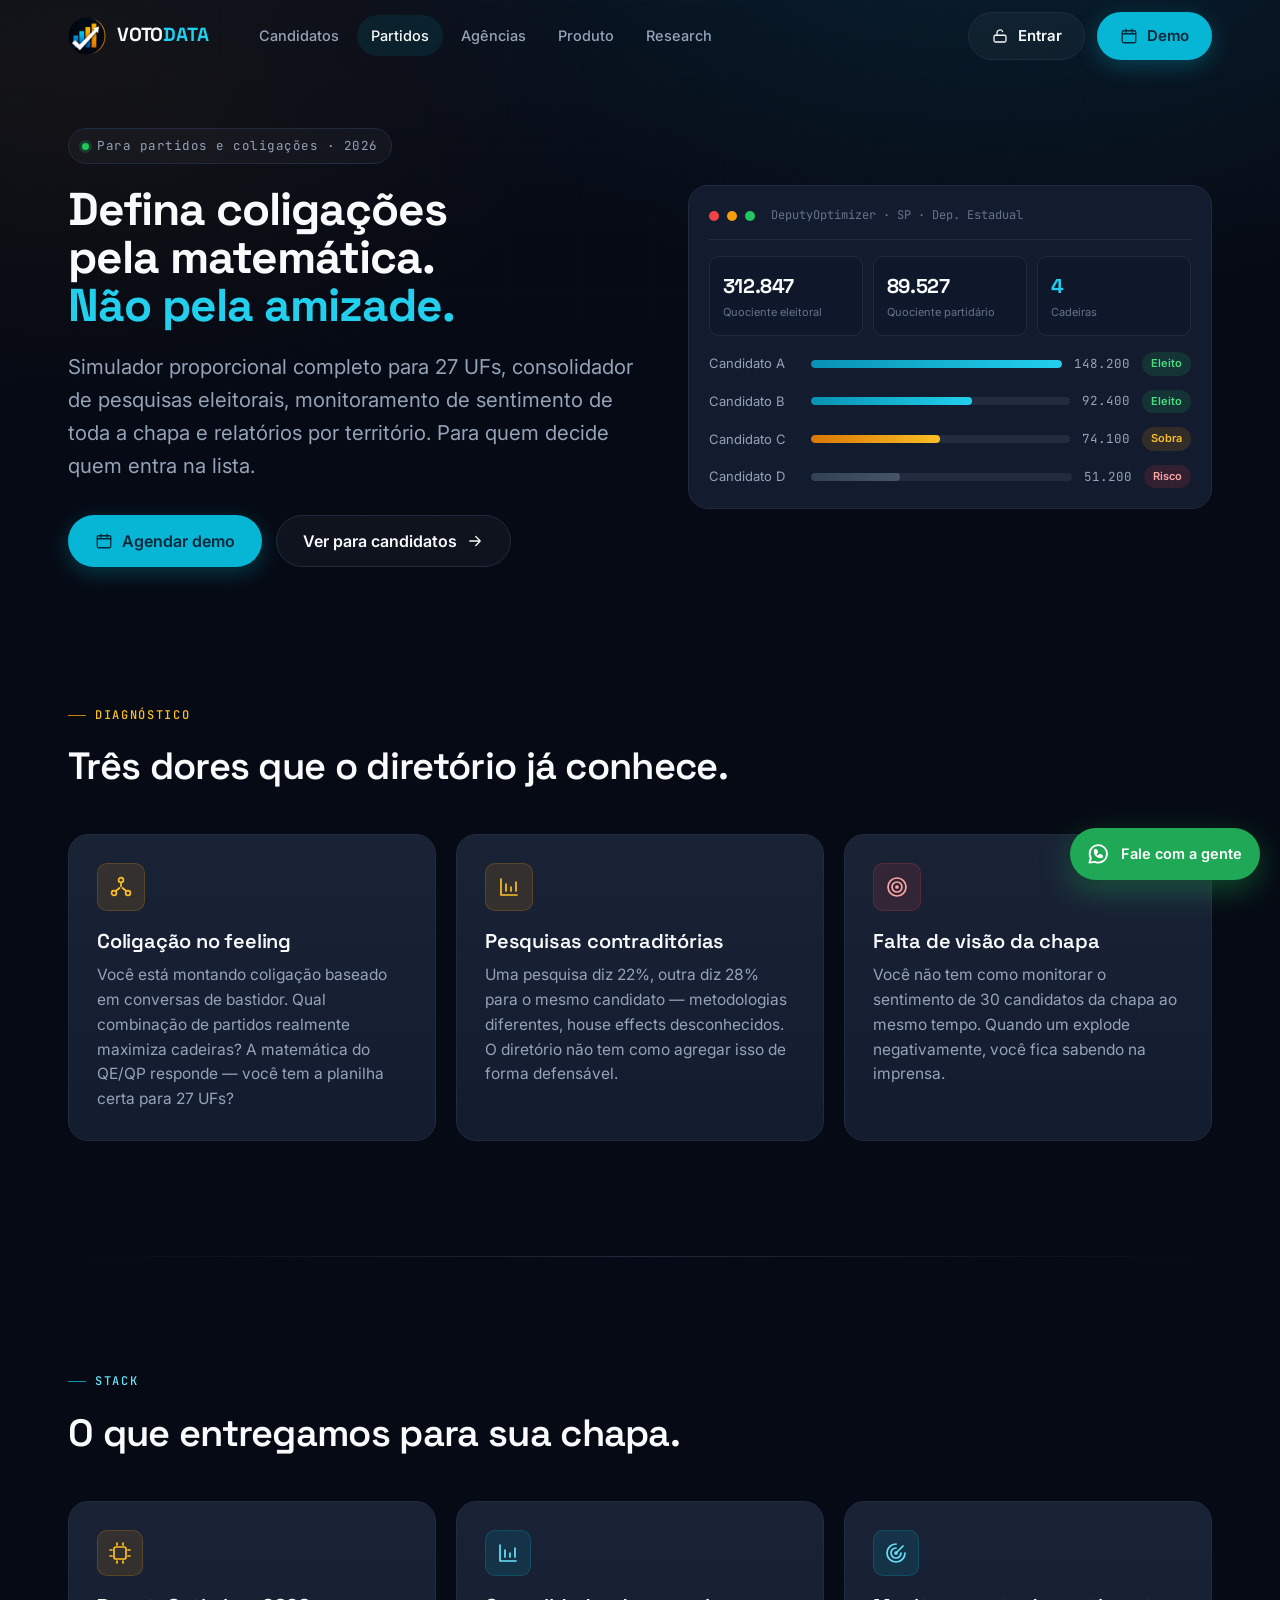
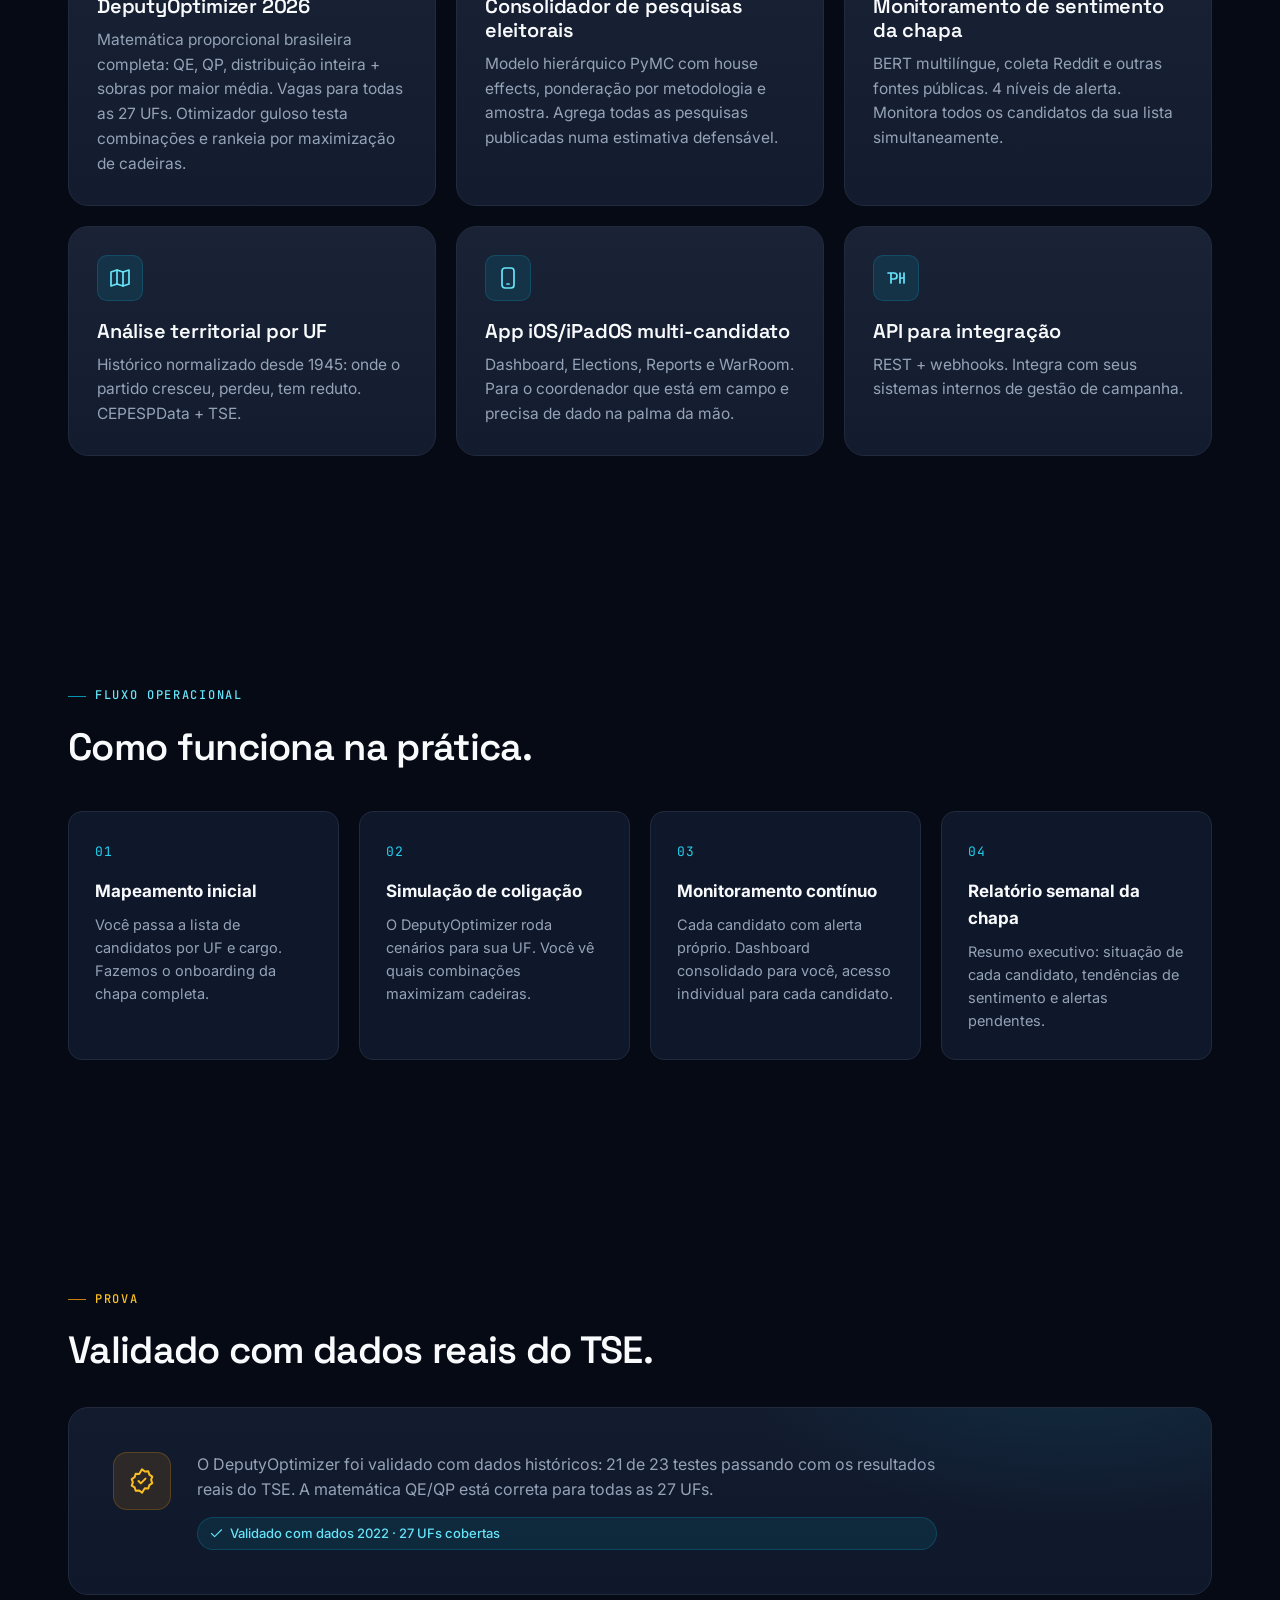
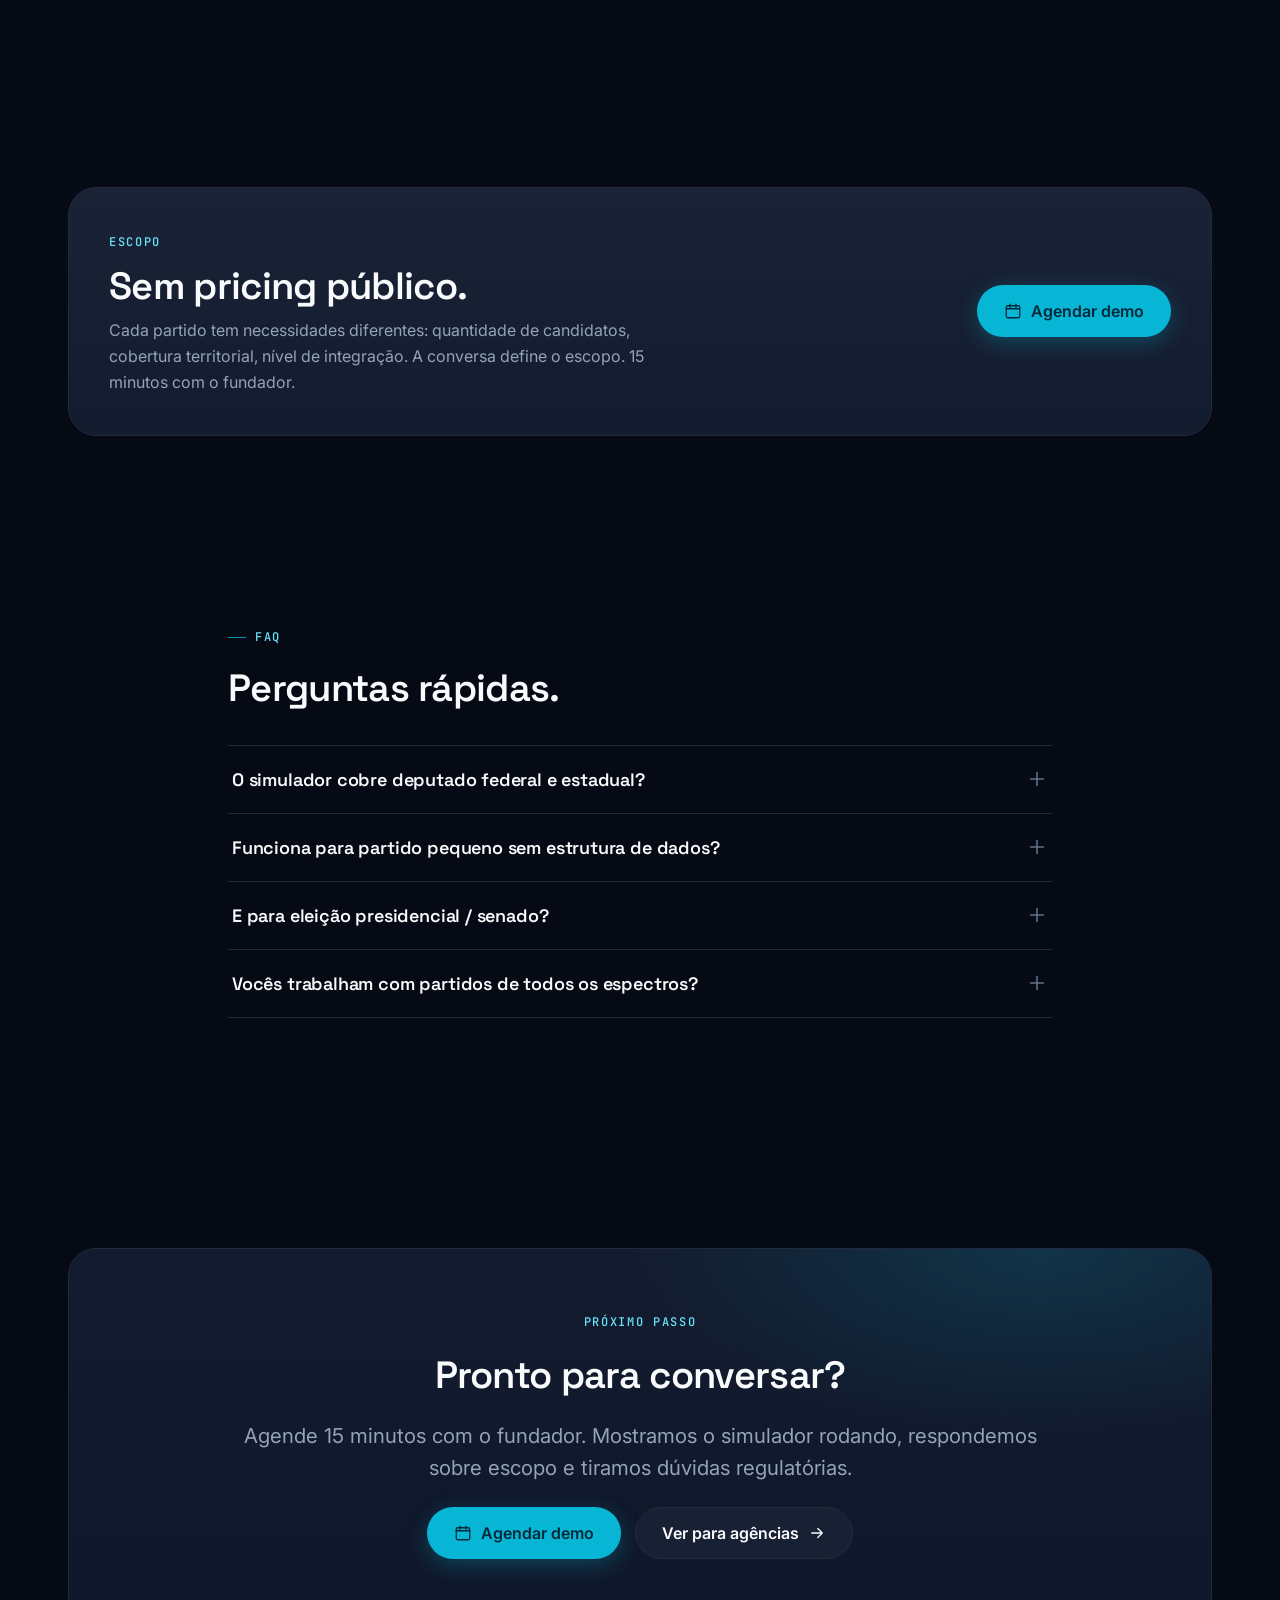
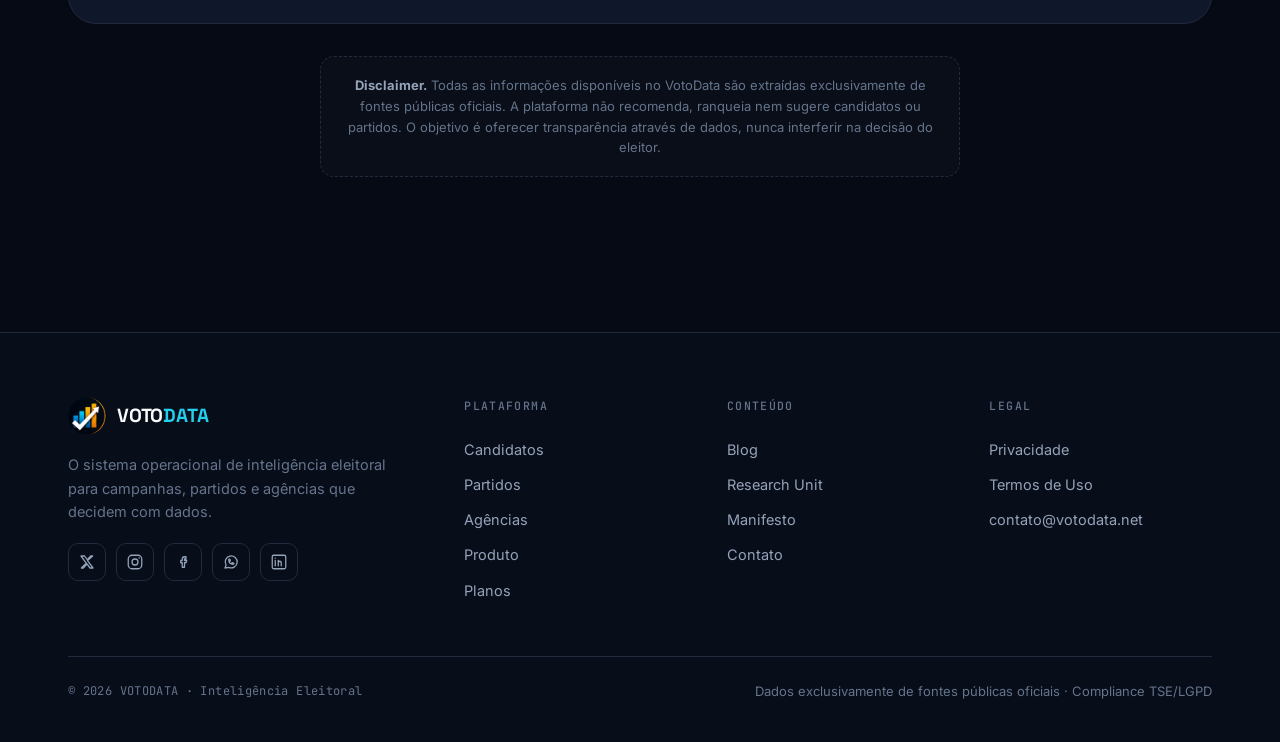
<file: partidos.html>
<!DOCTYPE html>
<html lang="pt-BR">
<head>
<meta charset="UTF-8">
<meta name="viewport" content="width=device-width, initial-scale=1">
<title>Partidos — Party Command Center · VOTODATA</title><meta property="og:image" content="https://votodata.net/assets/og-image.png"><meta property="og:title" content="VotoData · Inteligência Eleitoral 2026">
<meta name="description" content="Simulador proporcional completo para 27 UFs com DeputyOptimizer. Defina coligações pela matemática, não pela amizade.">
<link rel="preconnect" href="https://fonts.googleapis.com">
<link rel="preconnect" href="https://fonts.gstatic.com" crossorigin>
<link href="https://fonts.googleapis.com/css2?family=Space+Grotesk:wght@400;500;600;700&family=Inter:wght@400;500;600;700&family=JetBrains+Mono:wght@400;500;600&display=swap" rel="stylesheet">
<link rel="stylesheet" href="site.css"><link rel="icon" type="image/png" href="assets/brasao.png">
<link rel="stylesheet" href="audience.css">
</head>
<body data-page="partidos">
<main id="app"></main>

<template id="__bundler_thumbnail">
<svg viewBox="0 0 100 100" xmlns="http://www.w3.org/2000/svg"><rect width="100" height="100" rx="20" fill="#0F172A"/><g transform="translate(28 30)" fill="none" stroke="#F59E0B" stroke-width="5" stroke-linecap="round" stroke-linejoin="round"><path d="M2 40 V24M16 40 V12M30 40 V20M44 40 V6" stroke="#22D0EE"/><path d="M2 40 H44"/></g></svg>
</template>

<script>
window.PAGE = {
  page: 'partidos',
  eyebrow: 'Para partidos e coligações · 2026',
  demo: 'mailto:contato@votodata.net?subject=Demo%20VotoData%20-%20partido%20coliga%C3%A7%C3%A3o',
  layout: { hero: 'split', stack: 'cards' },
  title: 'Defina coligações pela matemática. <span class="cy">Não pela amizade.</span>',
  lead: 'Simulador proporcional completo para 27 UFs, consolidador de pesquisas eleitorais, monitoramento de sentimento de toda a chapa e relatórios por território. Para quem decide quem entra na lista.',
  ctas: [
    { label: 'Agendar demo', icon: 'calendar', primary: true },
    { label: 'Ver para candidatos', href: 'candidatos.html', arrow: true }
  ],
  mock: {
    title: 'DeputyOptimizer · SP · Dep. Estadual',
    kpis: [ { v: '312.847', l: 'Quociente eleitoral' }, { v: '89.527', l: 'Quociente partidário' }, { v: '4', l: 'Cadeiras', tone: 'cy' } ],
    bars: [
      { n: 'Candidato A', w: 100, v: '148.200', st: 'ok', stl: 'Eleito' },
      { n: 'Candidato B', w: 62, v: '92.400', st: 'ok', stl: 'Eleito' },
      { n: 'Candidato C', w: 50, v: '74.100', fill: 'simbar__fill--am', st: 'am', stl: 'Sobra' },
      { n: 'Candidato D', w: 34, v: '51.200', fill: 'simbar__fill--mut', st: 'risk', stl: 'Risco' }
    ]
  },
  diag: {
    eyebrow: 'Diagnóstico', title: 'Três dores que o diretório já conhece.',
    items: [
      { icon: 'model', h: 'Coligação no feeling', p: 'Você está montando coligação baseado em conversas de bastidor. Qual combinação de partidos realmente maximiza cadeiras? A matemática do QE/QP responde — você tem a planilha certa para 27 UFs?' },
      { icon: 'chart', h: 'Pesquisas contraditórias', p: 'Uma pesquisa diz 22%, outra diz 28% para o mesmo candidato — metodologias diferentes, house effects desconhecidos. O diretório não tem como agregar isso de forma defensável.' },
      { icon: 'target', h: 'Falta de visão da chapa', p: 'Você não tem como monitorar o sentimento de 30 candidatos da chapa ao mesmo tempo. Quando um explode negativamente, você fica sabendo na imprensa.', danger: true }
    ]
  },
  stack: {
    eyebrow: 'Stack', title: 'O que entregamos para sua chapa.',
    items: [
      { icon: 'cpu', h: 'DeputyOptimizer 2026', p: 'Matemática proporcional brasileira completa: QE, QP, distribuição inteira + sobras por maior média. Vagas para todas as 27 UFs. Otimizador guloso testa combinações e rankeia por maximização de cadeiras.', amber: true },
      { icon: 'chart', h: 'Consolidador de pesquisas eleitorais', p: 'Modelo hierárquico PyMC com house effects, ponderação por metodologia e amostra. Agrega todas as pesquisas publicadas numa estimativa defensável.' },
      { icon: 'radar', h: 'Monitoramento de sentimento da chapa', p: 'BERT multilíngue, coleta Reddit e outras fontes públicas. 4 níveis de alerta. Monitora todos os candidatos da sua lista simultaneamente.' },
      { icon: 'map', h: 'Análise territorial por UF', p: 'Histórico normalizado desde 1945: onde o partido cresceu, perdeu, tem reduto. CEPESPData + TSE.' },
      { icon: 'phone', h: 'App iOS/iPadOS multi-candidato', p: 'Dashboard, Elections, Reports e WarRoom. Para o coordenador que está em campo e precisa de dado na palma da mão.' },
      { icon: 'api', h: 'API para integração', p: 'REST + webhooks. Integra com seus sistemas internos de gestão de campanha.' }
    ]
  },
  fluxo: {
    eyebrow: 'Fluxo operacional', title: 'Como funciona na prática.',
    steps: [
      { h: 'Mapeamento inicial', p: 'Você passa a lista de candidatos por UF e cargo. Fazemos o onboarding da chapa completa.' },
      { h: 'Simulação de coligação', p: 'O DeputyOptimizer roda cenários para sua UF. Você vê quais combinações maximizam cadeiras.' },
      { h: 'Monitoramento contínuo', p: 'Cada candidato com alerta próprio. Dashboard consolidado para você, acesso individual para cada candidato.' },
      { h: 'Relatório semanal da chapa', p: 'Resumo executivo: situação de cada candidato, tendências de sentimento e alertas pendentes.' }
    ]
  },
  prova: {
    eyebrow: 'Prova', title: 'Validado com dados reais do TSE.', icon: 'verified',
    p: 'O DeputyOptimizer foi validado com dados históricos: 21 de 23 testes passando com os resultados reais do TSE. A matemática QE/QP está correta para todas as 27 UFs.',
    badge: 'Validado com dados 2022 · 27 UFs cobertas'
  },
  escopo: {
    eyebrow: 'Escopo', title: 'Sem pricing público.',
    p: 'Cada partido tem necessidades diferentes: quantidade de candidatos, cobertura territorial, nível de integração. A conversa define o escopo. 15 minutos com o fundador.',
    cta: { label: 'Agendar demo' }
  },
  faq: {
    items: [
      { q: 'O simulador cobre deputado federal e estadual?', a: 'Sim. QE/QP para câmara federal e assembleias estaduais de todas as 27 UFs, com o número correto de vagas 2026.' },
      { q: 'Funciona para partido pequeno sem estrutura de dados?', a: 'Sim. Os dados do TSE são públicos — você não precisa ter nada. Trazemos o histórico e você só valida.' },
      { q: 'E para eleição presidencial / senado?', a: 'Senado sim (majoritário, cobrimos análise histórica). Presidencial sim para histórico e sentimento. Coligação só faz sentido no proporcional.' },
      { q: 'Vocês trabalham com partidos de todos os espectros?', a: 'Sim. Somos apartidários e trabalhamos com qualquer legenda registrada no TSE. Dado não tem ideologia.' }
    ]
  },
  cta: {
    title: 'Pronto para conversar?',
    p: 'Agende 15 minutos com o fundador. Mostramos o simulador rodando, respondemos sobre escopo e tiramos dúvidas regulatórias.',
    buttons: [
      { label: 'Agendar demo', icon: 'calendar', primary: true },
      { label: 'Ver para agências', href: 'agencies.html', arrow: true }
    ]
  }
};
</script>
<script src="site.js"></script>
<script src="audience.js"></script>
</body>
</html>
</file>
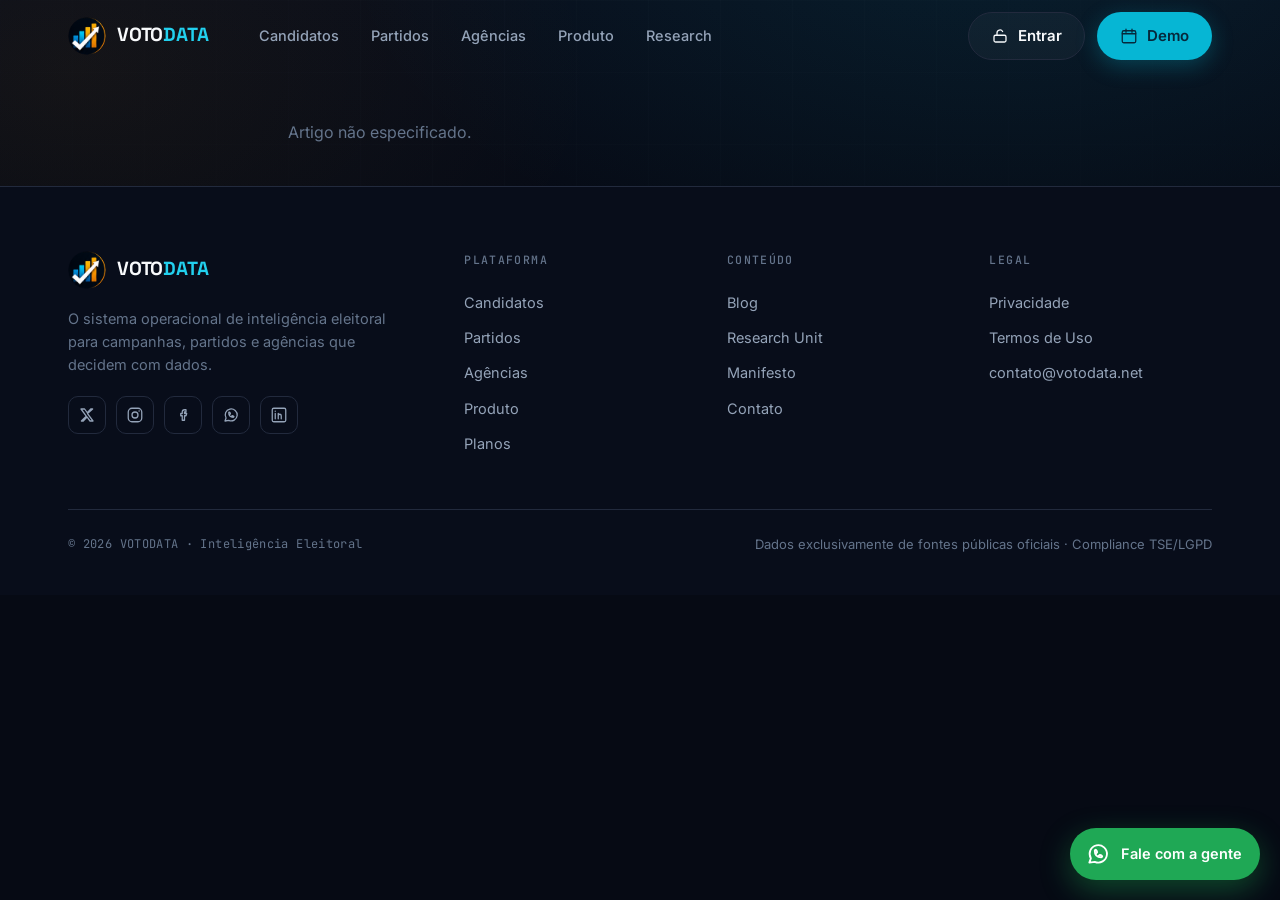
<file: post.html>
<!DOCTYPE html>
<html lang="pt-BR">
<head>
<meta charset="UTF-8">
<meta name="viewport" content="width=device-width, initial-scale=1">
<title>Artigo — VOTODATA</title>
<meta name="description" content="Análise VotoData.">
<link rel="preconnect" href="https://fonts.googleapis.com">
<link rel="preconnect" href="https://fonts.gstatic.com" crossorigin>
<link href="https://fonts.googleapis.com/css2?family=Space+Grotesk:wght@400;500;600;700&family=Inter:wght@400;500;600;700&family=JetBrains+Mono:wght@400;500;600&display=swap" rel="stylesheet">
<link rel="stylesheet" href="site.css"><link rel="icon" type="image/png" href="assets/brasao.png">
<style>
  .artwrap{max-width:760px;margin-inline:auto;padding-top:calc(var(--header-h) + 48px)}
  .arthead{display:flex;flex-direction:column;gap:14px;margin-bottom:40px;padding-bottom:34px;border-bottom:1px solid var(--border)}
  .artback{display:inline-flex;align-items:center;gap:7px;font-size:13px;color:var(--text-mut);font-family:var(--font-mono)}
  .artback:hover{color:var(--vd-cyan-300)}
  .artback svg{width:15px;height:15px;transform:rotate(180deg)}
  .arthead h1{font-family:var(--font-display);font-weight:700;font-size:clamp(28px,4vw,44px);letter-spacing:-.02em;line-height:1.12;text-wrap:balance}
  .artbody{font-size:17px;line-height:1.75;color:var(--text-secondary,#94A3B8)}
  .artbody>*+*{margin-top:20px}
  .artbody h2{font-family:var(--font-display);font-weight:600;font-size:26px;letter-spacing:-.015em;color:var(--text);margin-top:44px}
  .artbody h3{font-family:var(--font-display);font-weight:600;font-size:20px;color:var(--text);margin-top:32px}
  .artbody p{color:var(--text-secondary,#94A3B8)}
  .artbody strong{color:var(--text);font-weight:600}
  .artbody a{color:var(--vd-cyan-300);text-decoration:underline;text-underline-offset:3px}
  .artbody code{font-family:var(--font-mono);font-size:.88em;background:var(--surface);border:1px solid var(--border);border-radius:6px;padding:2px 7px;color:var(--vd-cyan-300)}
  .artbody ul,.artbody ol{padding-left:24px;display:flex;flex-direction:column;gap:10px}
  .artbody li{color:var(--text-secondary,#94A3B8)}
  .artbody li::marker{color:var(--vd-cyan-500)}
  .artbody blockquote{margin:30px 0;padding:18px 24px;border-left:3px solid var(--primary);
    background:rgba(6,182,212,.06);border-radius:0 var(--r-md) var(--r-md) 0;
    font-family:var(--font-display);font-size:20px;font-weight:500;color:var(--text);line-height:1.4}
  .artbody hr{border:0;height:1px;background:var(--border);margin:36px 0}
  .artcta{max-width:760px;margin:56px auto 0}
</style>
</head>
<body data-page="post">
<main class="wrap artwrap" id="article">
  <p class="muted" style="padding-top:40px">Carregando…</p>
</main>

<template id="__bundler_thumbnail">
<svg viewBox="0 0 100 100" xmlns="http://www.w3.org/2000/svg"><rect width="100" height="100" rx="20" fill="#0F172A"/><g transform="translate(30 28)" fill="none" stroke="#06B6D4" stroke-width="5" stroke-linecap="round" stroke-linejoin="round"><rect x="2" y="2" width="36" height="44" rx="4"/><path d="M9 14h22M9 23h22M9 32h14" stroke="#F59E0B"/></g></svg>
</template>

<script src="site.js"></script>
<script src="blog.js"></script>
</body>
</html>
</file>
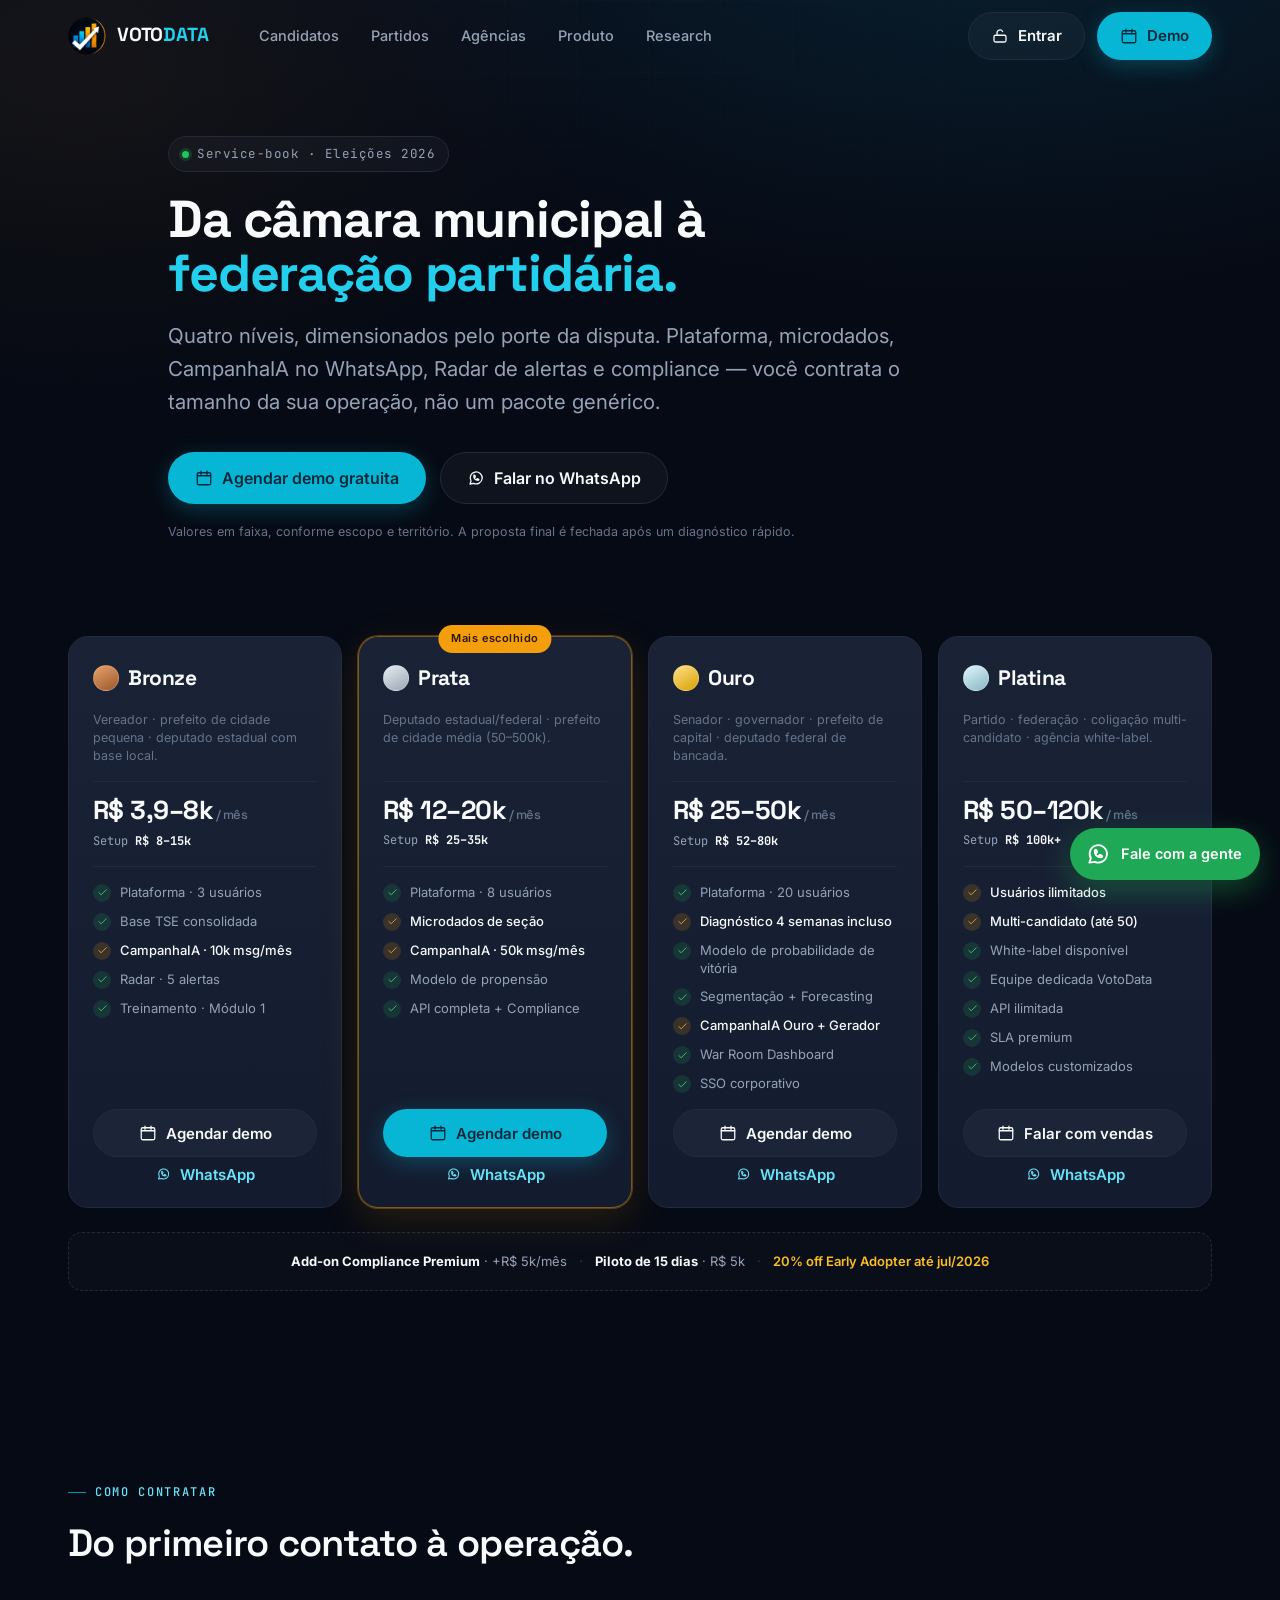
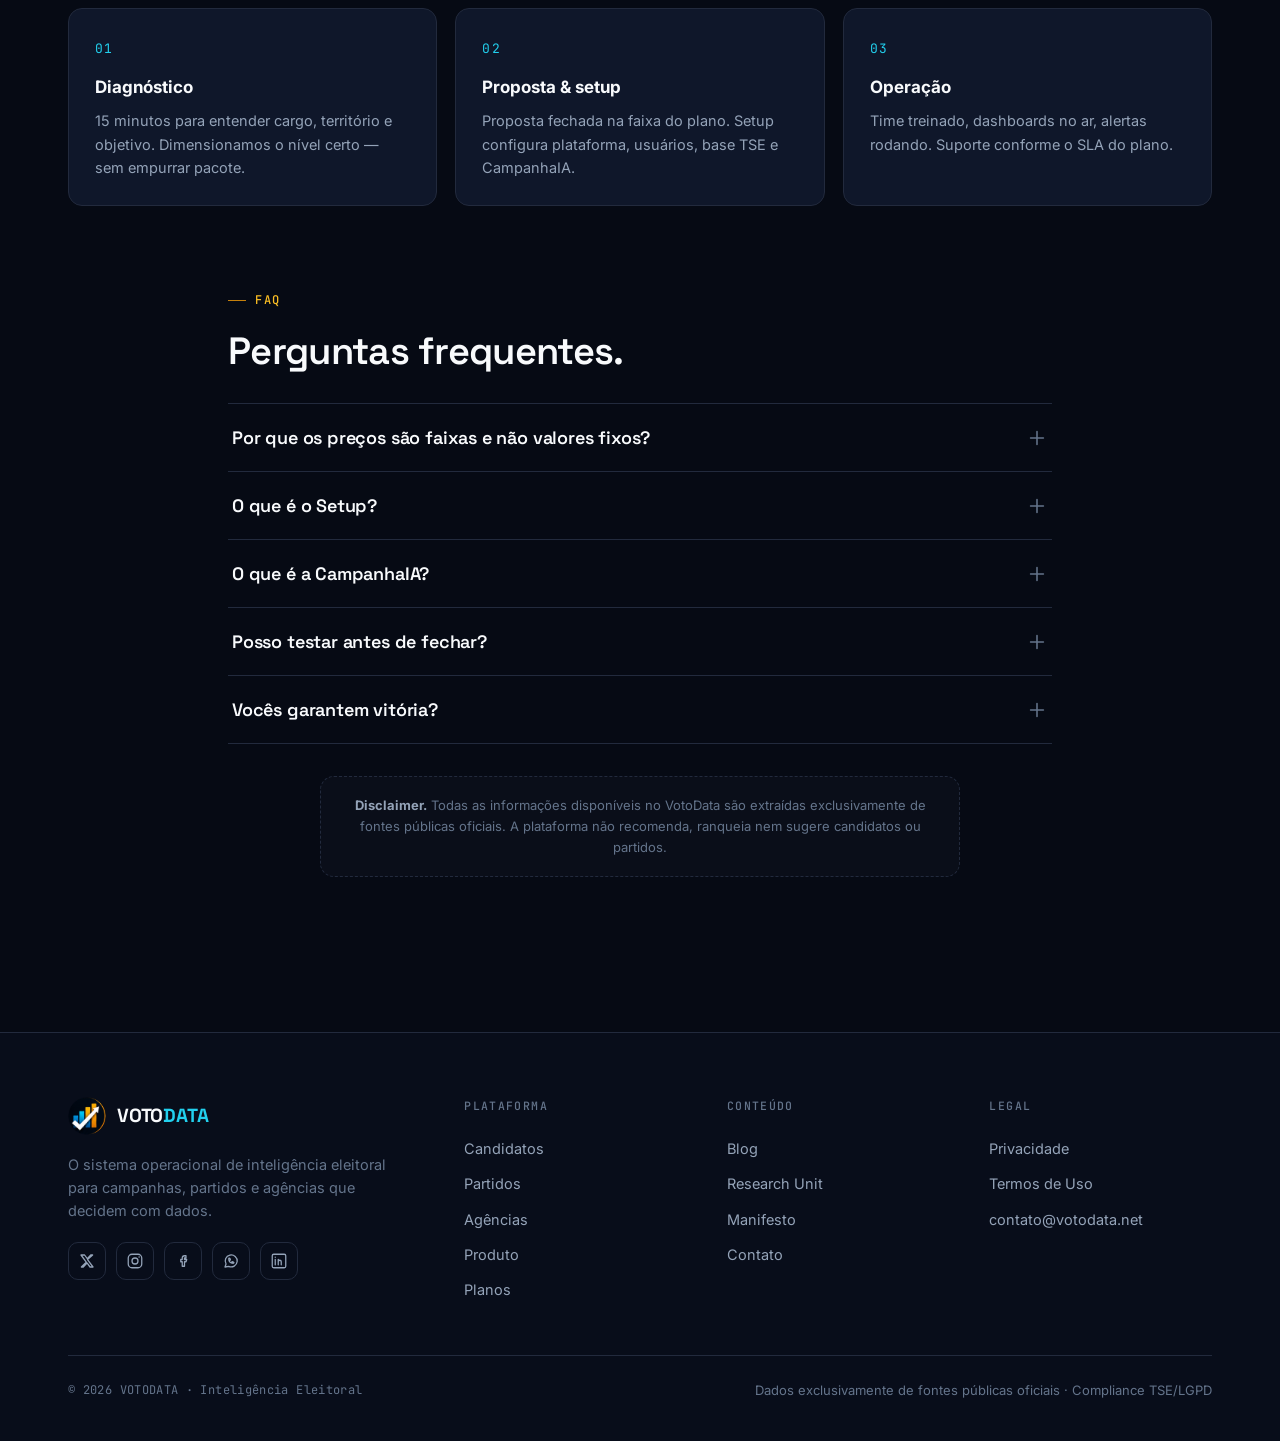
<file: pricing.html>
<!DOCTYPE html>
<html lang="pt-BR">
<head>
<meta charset="UTF-8">
<meta name="viewport" content="width=device-width, initial-scale=1">
<title>Planos — VOTODATA</title>
<meta name="description" content="Quatro níveis — Bronze, Prata, Ouro e Platina. Da campanha municipal à federação partidária. Plataforma, CampanhaIA, Radar e compliance, dimensionados pelo porte da disputa.">
<link rel="preconnect" href="https://fonts.googleapis.com">
<link rel="preconnect" href="https://fonts.gstatic.com" crossorigin>
<link href="https://fonts.googleapis.com/css2?family=Space+Grotesk:wght@400;500;600;700&family=Inter:wght@400;500;600;700&family=JetBrains+Mono:wght@400;500;600&display=swap" rel="stylesheet">
<link rel="stylesheet" href="site.css"><link rel="icon" type="image/png" href="assets/brasao.png">
<style>
  .plans{display:grid;grid-template-columns:repeat(4,1fr);gap:16px;margin-top:46px;align-items:stretch}
  @media (max-width:1080px){.plans{grid-template-columns:repeat(2,1fr)}}
  @media (max-width:600px){.plans{grid-template-columns:1fr;max-width:420px;margin-inline:auto}}
  .plan{position:relative;display:flex;flex-direction:column;gap:16px;padding:24px;border:1px solid var(--border);
    border-radius:var(--r-xl);background:linear-gradient(180deg,var(--card),var(--ink-850));transition:border-color .25s,transform .25s var(--ease)}
  .plan:hover{transform:translateY(-3px);border-color:var(--border-soft)}
  .plan--featured{border-color:rgba(245,158,11,.45);box-shadow:var(--glow-amber)}
  .plan__badge{position:absolute;top:-12px;left:50%;transform:translateX(-50%);font-size:11px;font-weight:600;letter-spacing:.04em;
    background:var(--accent);color:#2B1701;padding:5px 13px;border-radius:var(--r-full);white-space:nowrap}
  .plan__metal{display:flex;align-items:center;gap:9px}
  .plan__coin{width:26px;height:26px;border-radius:50%;flex:none;border:1px solid rgba(255,255,255,.18)}
  .plan__coin--bronze{background:linear-gradient(150deg,#E8A06A,#9A5A2B)}
  .plan__coin--prata{background:linear-gradient(150deg,#E6ECF2,#9AA7B4)}
  .plan__coin--ouro{background:linear-gradient(150deg,#FCE08A,#D9A100)}
  .plan__coin--platina{background:linear-gradient(150deg,#DFF6FB,#88B7C4)}
  .plan h3{font-family:var(--font-display);font-weight:700;font-size:21px;letter-spacing:-.02em}
  .plan__persona{font-size:12.5px;color:var(--text-mut);line-height:1.45;min-height:54px}
  .plan__price{display:flex;flex-direction:column;gap:2px;padding:15px 0;border-top:1px solid var(--border);border-bottom:1px solid var(--border)}
  .plan__val{font-family:var(--font-display);font-weight:700;font-size:26px;letter-spacing:-.02em;line-height:1.05}
  .plan__val .per{font-size:13px;font-weight:500;color:var(--text-mut)}
  .plan__setup{font-family:var(--font-mono);font-size:12px;color:var(--text-sec);margin-top:5px}
  .plan__setup b{color:var(--text)}
  .plan__feats{display:flex;flex-direction:column;gap:10px;flex:1;padding:0;margin:0}
  .plan__feats li{display:flex;gap:9px;align-items:flex-start;list-style:none;font-size:13px;color:var(--text-sec);line-height:1.4}
  .plan__feats .ck{flex:none;width:18px;height:18px;border-radius:50%;display:grid;place-items:center;background:rgba(34,197,94,.14);color:#4ADE80;margin-top:1px}
  .plan__feats .ck svg{width:11px;height:11px}
  .plan__feats li.hi{color:var(--text);font-weight:500}
  .plan__feats li.hi .ck{background:rgba(245,158,11,.16);color:var(--vd-amber-400)}
  .plan__cta{display:flex;flex-direction:column;gap:8px}
  .addons{display:flex;flex-wrap:wrap;gap:12px;align-items:center;justify-content:center;margin-top:24px;
    padding:18px 22px;border:1px dashed var(--border);border-radius:var(--r-lg);background:rgba(148,163,184,.03)}
  .addons span{font-size:13px;color:var(--text-sec)}
  .addons b{color:var(--text)}
  .addons .sep{color:var(--border-soft)}
  .addons .early{color:var(--vd-amber-400);font-weight:600}
  .steps3{display:grid;grid-template-columns:repeat(3,1fr);gap:18px;margin-top:42px}
  @media (max-width:760px){.steps3{grid-template-columns:1fr}}
</style>
</head>
<body data-page="pricing">

<section class="hero" data-screen-label="Planos — Hero" style="padding-bottom:24px">
  <div class="wrap" style="max-width:1000px">
    <span class="pill"><span class="dot dot--live"></span>Service-book · Eleições 2026</span>
    <h1 class="display" style="font-size:clamp(32px,4.6vw,52px);margin-top:20px">Da câmara municipal à <span class="cy">federação partidária.</span></h1>
    <p class="lead" style="margin-top:20px">Quatro níveis, dimensionados pelo porte da disputa. Plataforma, microdados, CampanhaIA no WhatsApp, Radar de alertas e compliance — você contrata o tamanho da sua operação, não um pacote genérico.</p>
    <div class="hero__cta">
      <a class="btn btn--primary btn--lg" href="mailto:contato@votodata.net?subject=Demo%20VotoData%20-%20planos"><i data-i="calendar"></i>Agendar demo gratuita</a>
      <a class="btn btn--ghost btn--lg" href="https://wa.me/5511951417671?text=Quero%20entender%20os%20planos%20da%20VotoData" target="_blank" rel="noopener"><i data-i="whatsapp"></i>Falar no WhatsApp</a>
    </div>
    <p class="muted" style="font-size:12.5px;margin-top:18px">Valores em faixa, conforme escopo e território. A proposta final é fechada após um diagnóstico rápido.</p>
  </div>
</section>

<!-- PLANOS -->
<section class="section" id="planos" style="padding-top:24px">
  <div class="wrap">
    <div class="plans">
      <!-- BRONZE -->
      <div class="plan" data-reveal>
        <div class="plan__metal"><span class="plan__coin plan__coin--bronze"></span><h3>Bronze</h3></div>
        <p class="plan__persona">Vereador · prefeito de cidade pequena · deputado estadual com base local.</p>
        <div class="plan__price">
          <span class="plan__val">R$ 3,9–8k<span class="per"> / mês</span></span>
          <span class="plan__setup">Setup <b>R$ 8–15k</b></span>
        </div>
        <ul class="plan__feats">
          <li><span class="ck"><i data-i="check"></i></span>Plataforma · 3 usuários</li>
          <li><span class="ck"><i data-i="check"></i></span>Base TSE consolidada</li>
          <li class="hi"><span class="ck"><i data-i="check"></i></span>CampanhaIA · 10k msg/mês</li>
          <li><span class="ck"><i data-i="check"></i></span>Radar · 5 alertas</li>
          <li><span class="ck"><i data-i="check"></i></span>Treinamento · Módulo 1</li>
        </ul>
        <div class="plan__cta">
          <a class="btn btn--ghost btn--block" href="mailto:contato@votodata.net?subject=Plano%20Bronze%20VotoData%202026"><i data-i="calendar"></i>Agendar demo</a>
          <a class="btn btn--link" href="https://wa.me/5511951417671?text=Tenho%20interesse%20no%20plano%20Bronze" target="_blank" rel="noopener" style="justify-content:center"><i data-i="whatsapp" style="width:15px"></i>WhatsApp</a>
        </div>
      </div>

      <!-- PRATA -->
      <div class="plan plan--featured" data-reveal>
        <span class="plan__badge">Mais escolhido</span>
        <div class="plan__metal"><span class="plan__coin plan__coin--prata"></span><h3>Prata</h3></div>
        <p class="plan__persona">Deputado estadual/federal · prefeito de cidade média (50–500k).</p>
        <div class="plan__price">
          <span class="plan__val">R$ 12–20k<span class="per"> / mês</span></span>
          <span class="plan__setup">Setup <b>R$ 25–35k</b></span>
        </div>
        <ul class="plan__feats">
          <li><span class="ck"><i data-i="check"></i></span>Plataforma · 8 usuários</li>
          <li class="hi"><span class="ck"><i data-i="check"></i></span>Microdados de seção</li>
          <li class="hi"><span class="ck"><i data-i="check"></i></span>CampanhaIA · 50k msg/mês</li>
          <li><span class="ck"><i data-i="check"></i></span>Modelo de propensão</li>
          <li><span class="ck"><i data-i="check"></i></span>API completa + Compliance</li>
        </ul>
        <div class="plan__cta">
          <a class="btn btn--primary btn--block" href="mailto:contato@votodata.net?subject=Plano%20Prata%20VotoData%202026"><i data-i="calendar"></i>Agendar demo</a>
          <a class="btn btn--link" href="https://wa.me/5511951417671?text=Tenho%20interesse%20no%20plano%20Prata" target="_blank" rel="noopener" style="justify-content:center"><i data-i="whatsapp" style="width:15px"></i>WhatsApp</a>
        </div>
      </div>

      <!-- OURO -->
      <div class="plan" data-reveal>
        <div class="plan__metal"><span class="plan__coin plan__coin--ouro"></span><h3>Ouro</h3></div>
        <p class="plan__persona">Senador · governador · prefeito de capital · deputado federal de bancada.</p>
        <div class="plan__price">
          <span class="plan__val">R$ 25–50k<span class="per"> / mês</span></span>
          <span class="plan__setup">Setup <b>R$ 52–80k</b></span>
        </div>
        <ul class="plan__feats">
          <li><span class="ck"><i data-i="check"></i></span>Plataforma · 20 usuários</li>
          <li class="hi"><span class="ck"><i data-i="check"></i></span>Diagnóstico 4 semanas incluso</li>
          <li><span class="ck"><i data-i="check"></i></span>Modelo de probabilidade de vitória</li>
          <li><span class="ck"><i data-i="check"></i></span>Segmentação + Forecasting</li>
          <li class="hi"><span class="ck"><i data-i="check"></i></span>CampanhaIA Ouro + Gerador</li>
          <li><span class="ck"><i data-i="check"></i></span>War Room Dashboard</li>
          <li><span class="ck"><i data-i="check"></i></span>SSO corporativo</li>
        </ul>
        <div class="plan__cta">
          <a class="btn btn--ghost btn--block" href="mailto:contato@votodata.net?subject=Plano%20Ouro%20VotoData%202026"><i data-i="calendar"></i>Agendar demo</a>
          <a class="btn btn--link" href="https://wa.me/5511951417671?text=Tenho%20interesse%20no%20plano%20Ouro" target="_blank" rel="noopener" style="justify-content:center"><i data-i="whatsapp" style="width:15px"></i>WhatsApp</a>
        </div>
      </div>

      <!-- PLATINA -->
      <div class="plan" data-reveal>
        <div class="plan__metal"><span class="plan__coin plan__coin--platina"></span><h3>Platina</h3></div>
        <p class="plan__persona">Partido · federação · coligação multi-candidato · agência white-label.</p>
        <div class="plan__price">
          <span class="plan__val">R$ 50–120k<span class="per"> / mês</span></span>
          <span class="plan__setup">Setup <b>R$ 100k+</b></span>
        </div>
        <ul class="plan__feats">
          <li class="hi"><span class="ck"><i data-i="check"></i></span>Usuários ilimitados</li>
          <li class="hi"><span class="ck"><i data-i="check"></i></span>Multi-candidato (até 50)</li>
          <li><span class="ck"><i data-i="check"></i></span>White-label disponível</li>
          <li><span class="ck"><i data-i="check"></i></span>Equipe dedicada VotoData</li>
          <li><span class="ck"><i data-i="check"></i></span>API ilimitada</li>
          <li><span class="ck"><i data-i="check"></i></span>SLA premium</li>
          <li><span class="ck"><i data-i="check"></i></span>Modelos customizados</li>
        </ul>
        <div class="plan__cta">
          <a class="btn btn--ghost btn--block" href="mailto:contato@votodata.net?subject=Plano%20Platina%20VotoData%202026"><i data-i="calendar"></i>Falar com vendas</a>
          <a class="btn btn--link" href="https://wa.me/5511951417671?text=Tenho%20interesse%20no%20plano%20Platina" target="_blank" rel="noopener" style="justify-content:center"><i data-i="whatsapp" style="width:15px"></i>WhatsApp</a>
        </div>
      </div>
    </div>

    <!-- ADD-ONS -->
    <div class="addons" data-reveal>
      <span><b>Add-on Compliance Premium</b> · +R$ 5k/mês</span><span class="sep">·</span>
      <span><b>Piloto de 15 dias</b> · R$ 5k</span><span class="sep">·</span>
      <span class="early">20% off Early Adopter até jul/2026</span>
    </div>
  </div>
</section>

<!-- COMO CONTRATAR -->
<section class="section section--tight">
  <div class="wrap">
    <div class="section-head" data-reveal><span class="eyebrow">Como contratar</span><h2 class="h2">Do primeiro contato à operação.</h2></div>
    <div class="steps3">
      <div class="step" data-reveal><span class="step__n">01</span><h3>Diagnóstico</h3><p>15 minutos para entender cargo, território e objetivo. Dimensionamos o nível certo — sem empurrar pacote.</p></div>
      <div class="step" data-reveal><span class="step__n">02</span><h3>Proposta &amp; setup</h3><p>Proposta fechada na faixa do plano. Setup configura plataforma, usuários, base TSE e CampanhaIA.</p></div>
      <div class="step" data-reveal><span class="step__n">03</span><h3>Operação</h3><p>Time treinado, dashboards no ar, alertas rodando. Suporte conforme o SLA do plano.</p></div>
    </div>
  </div>
</section>

<!-- FAQ -->
<section class="section" style="padding-top:8px">
  <div class="wrap" style="max-width:880px">
    <div class="section-head" data-reveal style="margin-bottom:30px"><span class="eyebrow eyebrow--amber">FAQ</span><h2 class="h2">Perguntas frequentes.</h2></div>
    <div class="faq" data-reveal>
      <div class="faq__item"><button class="faq__q">Por que os preços são faixas e não valores fixos?<i data-i="plus"></i></button><div class="faq__a"><p>Porque o esforço varia com o território e o escopo: número de municípios, profundidade dos microdados, volume de mensagens da CampanhaIA e usuários. A faixa define o intervalo; a proposta final sai do diagnóstico, sem surpresa depois.</p></div></div>
      <div class="faq__item"><button class="faq__q">O que é o Setup?<i data-i="plus"></i></button><div class="faq__a"><p>É o investimento único de implantação: configuração da plataforma, provisionamento de usuários, consolidação da base TSE do seu território e ativação da CampanhaIA. Cobrado uma vez, no início do contrato.</p></div></div>
      <div class="faq__item"><button class="faq__q">O que é a CampanhaIA?<i data-i="plus"></i></button><div class="faq__a"><p>É o atendimento inteligente da campanha por WhatsApp: respostas automáticas com IA, triagem e disparo dentro dos limites do plano (10k a 50k mensagens/mês, ilimitado no Platina). Todo conteúdo gerado por IA é rotulado conforme a Resolução TSE 23.732/2024.</p></div></div>
      <div class="faq__item"><button class="faq__q">Posso testar antes de fechar?<i data-i="plus"></i></button><div class="faq__a"><p>Sim. O Piloto de 15 dias (R$ 5k) roda a plataforma com dados do seu território antes do contrato. Quem fecha até jul/2026 ainda tem 20% de desconto Early Adopter.</p></div></div>
      <div class="faq__item"><button class="faq__q">Vocês garantem vitória?<i data-i="plus"></i></button><div class="faq__a"><p>Não. Entregamos dados públicos auditáveis e ferramenta de análise. A decisão de campanha é sua. O VotoData não recomenda, ranqueia nem sugere candidatos ou partidos.</p></div></div>
    </div>
    <p class="disclaimer" style="margin:32px auto 0;text-align:center"><b>Disclaimer.</b> Todas as informações disponíveis no VotoData são extraídas exclusivamente de fontes públicas oficiais. A plataforma não recomenda, ranqueia nem sugere candidatos ou partidos.</p>
  </div>
</section>

<template id="__bundler_thumbnail">
<svg viewBox="0 0 100 100" xmlns="http://www.w3.org/2000/svg"><rect width="100" height="100" rx="20" fill="#0F172A"/><g transform="translate(26 26)" fill="none" stroke="#06B6D4" stroke-width="4.5" stroke-linecap="round" stroke-linejoin="round"><rect x="2" y="10" width="10" height="38" rx="2"/><rect x="15" y="2" width="10" height="46" rx="2" stroke="#F59E0B"/><rect x="28" y="14" width="10" height="34" rx="2"/><rect x="41" y="6" width="8" height="42" rx="2"/></g></svg>
</template>

<script src="site.js"></script>
</body>
</html>
</file>
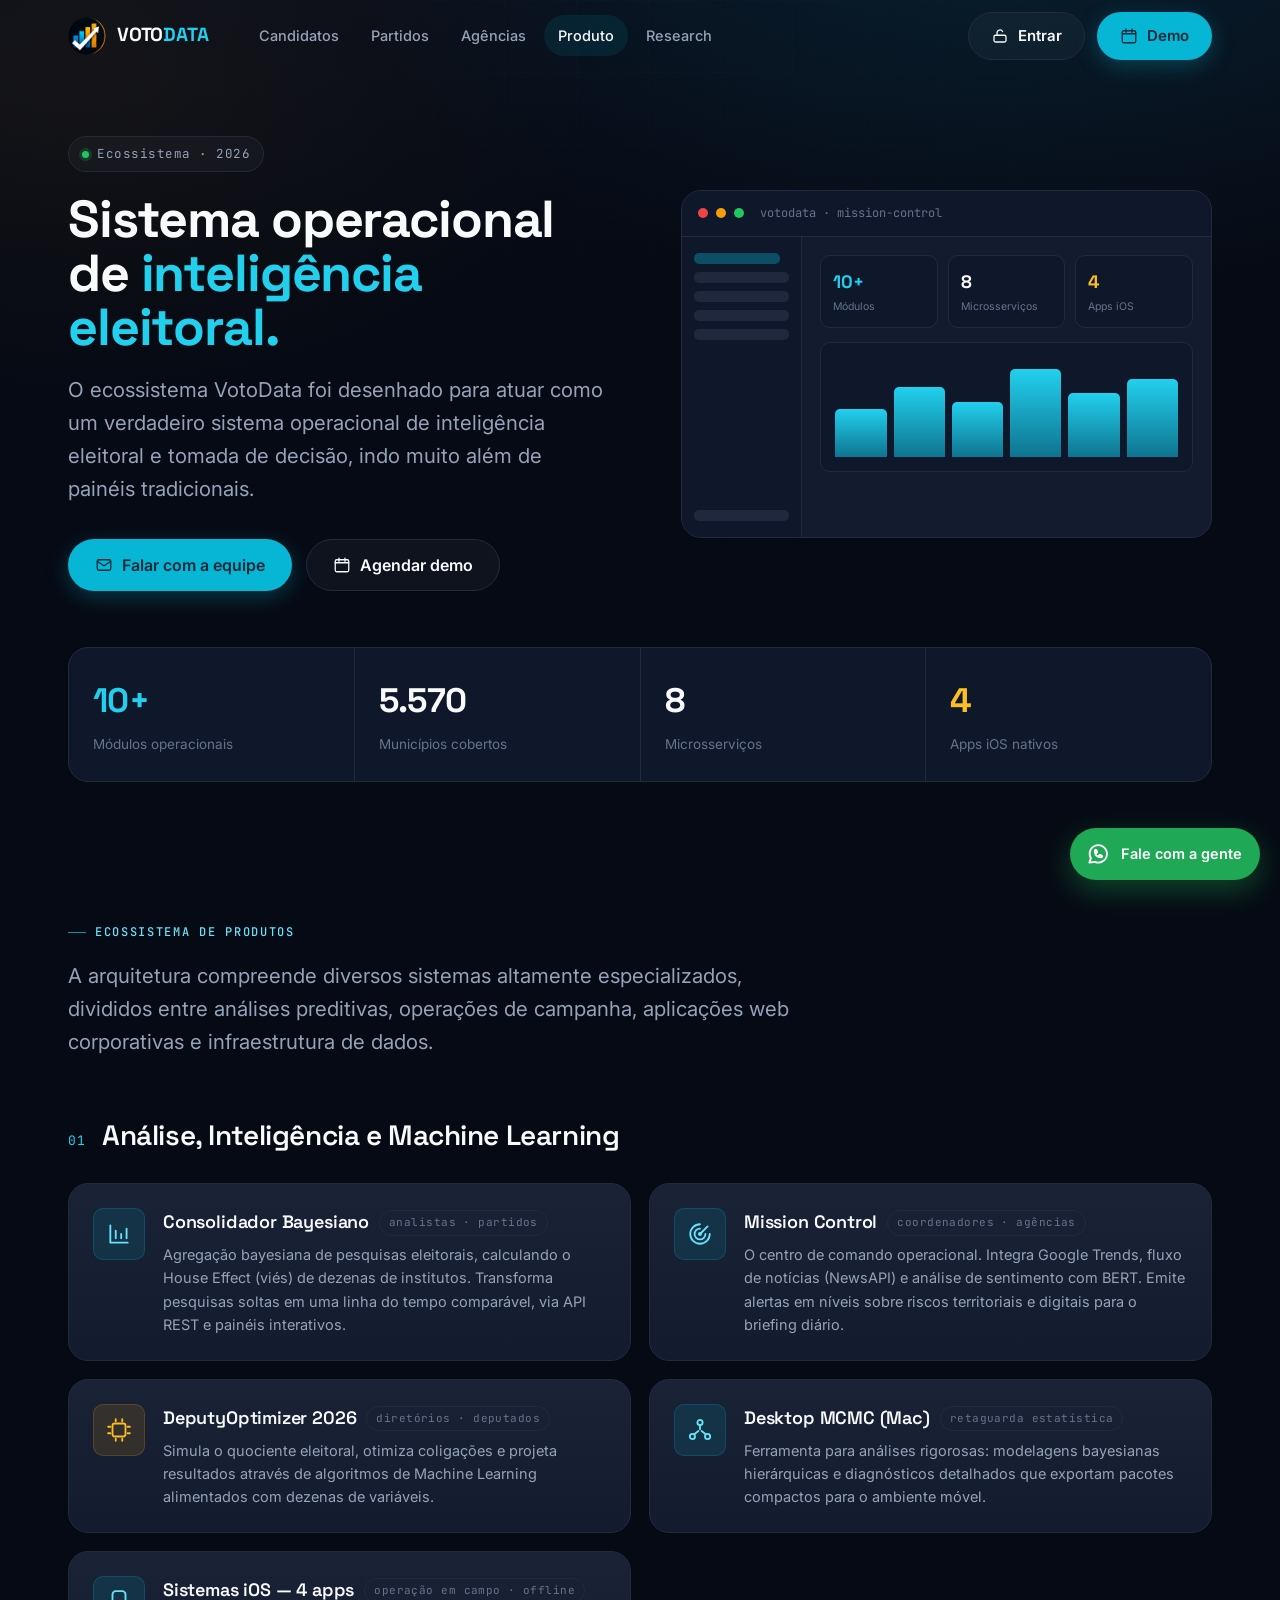
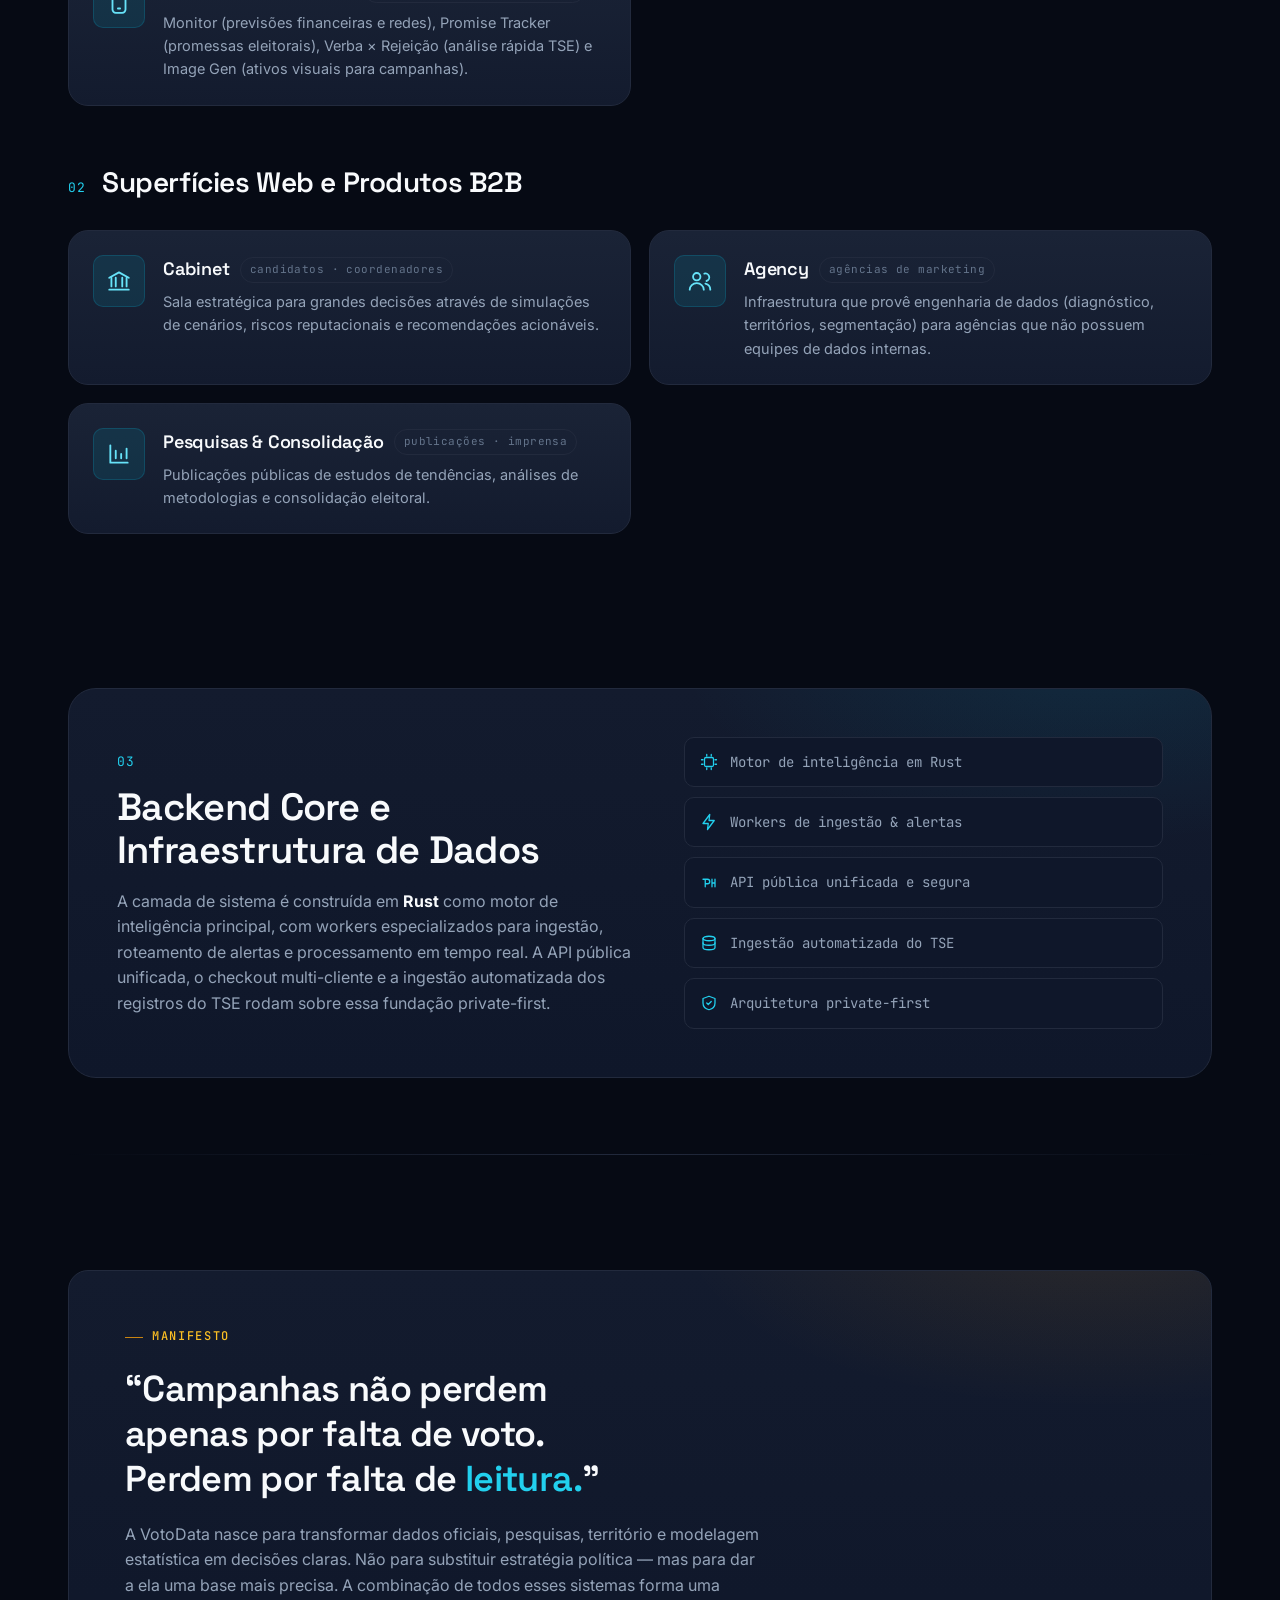
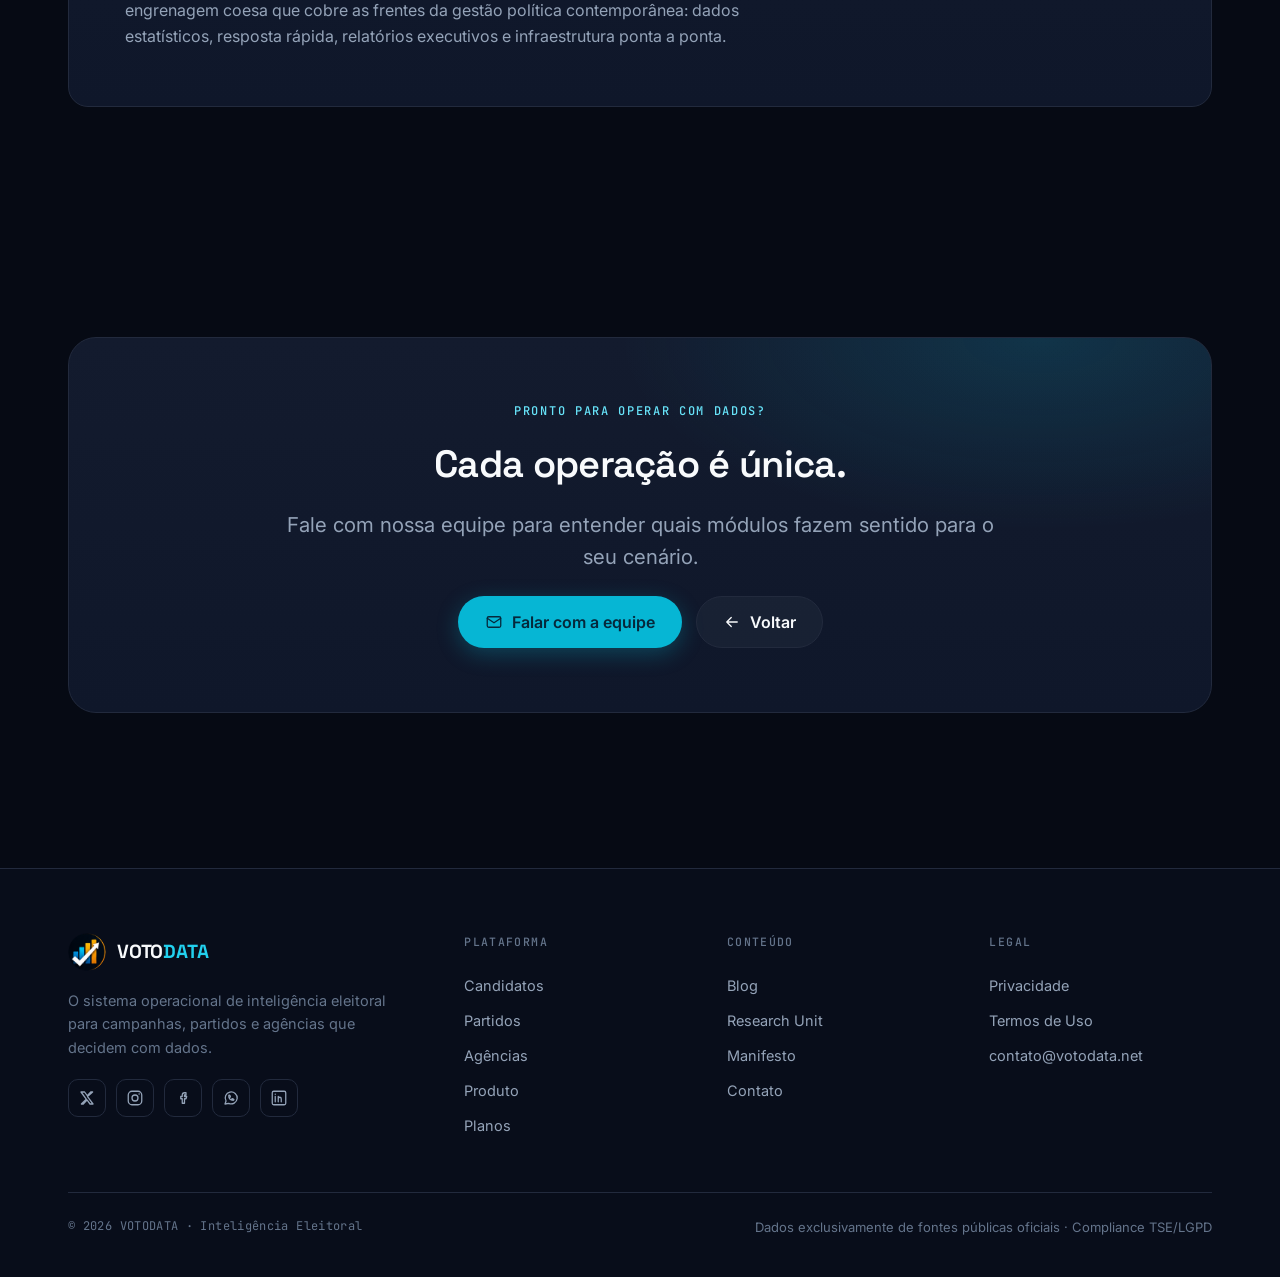
<file: produto.html>
<!DOCTYPE html>
<html lang="pt-BR">
<head>
<meta charset="UTF-8">
<meta name="viewport" content="width=device-width, initial-scale=1">
<title>Produto — Ecossistema VOTODATA</title><meta property="og:image" content="https://votodata.net/assets/og-image.png"><meta property="og:title" content="VotoData · Inteligência Eleitoral 2026">
<meta name="description" content="O ecossistema VotoData: análise preditiva, operações de campanha, apps iOS nativos e infraestrutura de dados em Rust. Um sistema operacional de inteligência eleitoral.">
<link rel="preconnect" href="https://fonts.googleapis.com">
<link rel="preconnect" href="https://fonts.gstatic.com" crossorigin>
<link href="https://fonts.googleapis.com/css2?family=Space+Grotesk:wght@400;500;600;700&family=Inter:wght@400;500;600;700&family=JetBrains+Mono:wght@400;500;600&display=swap" rel="stylesheet">
<link rel="stylesheet" href="site.css"><link rel="icon" type="image/png" href="assets/brasao.png">
<link rel="stylesheet" href="audience.css">
<style>
  .prodgroup{margin-top:54px}
  .prodgroup__bar{display:flex;align-items:baseline;gap:16px;margin-bottom:26px}
  .prodgroup__n{font-family:var(--font-mono);font-size:13px;color:var(--vd-cyan-400);letter-spacing:.08em}
  .prodgroup__bar h2{font-family:var(--font-display);font-weight:600;font-size:clamp(22px,2.6vw,28px);letter-spacing:-.015em}
  .prodgrid{display:grid;grid-template-columns:repeat(2,1fr);gap:18px}
  @media (max-width:820px){.prodgrid{grid-template-columns:1fr}}
  .prod{display:grid;grid-template-columns:52px 1fr;gap:18px;padding:24px;
    background:linear-gradient(180deg,var(--card),var(--ink-850));border:1px solid var(--border);
    border-radius:var(--r-xl);transition:border-color .25s,transform .25s var(--ease),box-shadow .25s}
  .prod:hover{transform:translateY(-3px);border-color:rgba(6,182,212,.4);box-shadow:var(--glow-cyan)}
  .prod__ico{width:52px;height:52px;border-radius:var(--r-md);display:grid;place-items:center;
    background:rgba(6,182,212,.12);color:var(--vd-cyan-300);border:1px solid rgba(6,182,212,.2)}
  .prod__ico svg{width:26px;height:26px}
  .prod__ico--am{background:rgba(245,158,11,.12);color:var(--vd-amber-400);border-color:rgba(245,158,11,.2)}
  .prod__top{display:flex;align-items:center;gap:10px;flex-wrap:wrap;margin-bottom:6px}
  .prod h3{font-family:var(--font-display);font-weight:600;font-size:18px;letter-spacing:-.01em}
  .prod__persona{font-size:11px;font-family:var(--font-mono);letter-spacing:.04em;color:var(--text-mut);
    border:1px solid var(--border);border-radius:var(--r-full);padding:3px 9px}
  .prod p{color:var(--text-sec);font-size:14.5px;margin-top:4px}
  .corepanel{display:grid;grid-template-columns:1.1fr 1fr;gap:40px;align-items:center;
    padding:clamp(28px,4vw,48px);border:1px solid var(--border);border-radius:var(--r-2xl);
    background:radial-gradient(700px 320px at 90% -10%, rgba(6,182,212,.10), transparent 60%),linear-gradient(180deg,var(--raised),var(--surface))}
  @media (max-width:820px){.corepanel{grid-template-columns:1fr;gap:28px}}
  .corelist{display:flex;flex-direction:column;gap:10px}
  .coreitem{display:flex;align-items:center;gap:12px;background:var(--surface);border:1px solid var(--border);
    border-radius:var(--r-md);padding:13px 15px;font-size:14px;color:var(--text-sec);font-family:var(--font-mono)}
  .coreitem i{color:var(--vd-cyan-400)}.coreitem i svg{width:18px;height:18px}
  /* hero app shell mock */
  .shell{padding:0;overflow:hidden}
  .shell__top{display:flex;align-items:center;gap:8px;padding:13px 16px;border-bottom:1px solid var(--border);background:var(--ink-900)}
  .shell__d{width:10px;height:10px;border-radius:50%;background:var(--ink-600)}
  .shell__d:nth-child(1){background:#EF4444}.shell__d:nth-child(2){background:#F59E0B}.shell__d:nth-child(3){background:#22C55E}
  .shell__t{margin-left:8px;font-family:var(--font-mono);font-size:12px;color:var(--text-mut)}
  .shell__body{display:grid;grid-template-columns:120px 1fr;min-height:300px}
  .shell__side{border-right:1px solid var(--border);padding:16px 12px;display:flex;flex-direction:column;gap:8px;background:var(--ink-900)}
  .shell__nav{height:11px;border-radius:5px;background:rgba(148,163,184,.12)}
  .shell__nav.on{background:rgba(6,182,212,.35);width:90%}
  .shell__main{padding:18px}
  .shell__kpis{display:grid;grid-template-columns:repeat(3,1fr);gap:10px;margin-bottom:14px}
  .shell__kpi{background:var(--surface);border:1px solid var(--border);border-radius:var(--r-md);padding:12px}
  .shell__kv{font-family:var(--font-display);font-weight:700;font-size:18px}
  .shell__kl{font-size:10.5px;color:var(--text-mut);margin-top:2px}
  .shell__chart{display:flex;align-items:flex-end;gap:7px;height:130px;padding:14px;background:var(--surface);border:1px solid var(--border);border-radius:var(--r-md)}
  .shell__col{flex:1;border-radius:5px 5px 0 0;background:linear-gradient(180deg,var(--vd-cyan-400),var(--vd-cyan-700))}
</style>
</head>
<body data-page="produto">

<!-- HERO -->
<section class="hero" data-screen-label="Produto — Hero">
  <div class="wrap">
    <div class="split">
      <div class="hero__inner" style="max-width:none">
        <span class="pill"><span class="dot dot--live"></span>Ecossistema · 2026</span>
        <h1 class="display" style="font-size:clamp(32px,4.4vw,52px);margin-top:20px">Sistema operacional de <span class="cy">inteligência eleitoral.</span></h1>
        <p class="lead" style="margin-top:20px">O ecossistema VotoData foi desenhado para atuar como um verdadeiro sistema operacional de inteligência eleitoral e tomada de decisão, indo muito além de painéis tradicionais.</p>
        <div class="hero__cta">
          <a class="btn btn--primary btn--lg" href="mailto:contato@votodata.net?subject=Interesse%20nos%20Produtos%20VotoData"><i data-i="mail"></i>Falar com a equipe</a>
          <a class="btn btn--ghost btn--lg" href="mailto:contato@votodata.net?subject=Demo%20Produtos%20VotoData"><i data-i="calendar"></i>Agendar demo</a>
        </div>
      </div>
      <div class="split__media">
        <div class="shell panel">
          <div class="shell__top"><span class="shell__d"></span><span class="shell__d"></span><span class="shell__d"></span><span class="shell__t">votodata · mission-control</span></div>
          <div class="shell__body">
            <div class="shell__side"><span class="shell__nav on"></span><span class="shell__nav"></span><span class="shell__nav"></span><span class="shell__nav"></span><span class="shell__nav"></span><span class="shell__nav" style="margin-top:auto"></span></div>
            <div class="shell__main">
              <div class="shell__kpis">
                <div class="shell__kpi"><div class="shell__kv cy">10+</div><div class="shell__kl">Módulos</div></div>
                <div class="shell__kpi"><div class="shell__kv">8</div><div class="shell__kl">Microsserviços</div></div>
                <div class="shell__kpi"><div class="shell__kv am">4</div><div class="shell__kl">Apps iOS</div></div>
              </div>
              <div class="shell__chart"><span class="shell__col" style="height:48%"></span><span class="shell__col" style="height:70%"></span><span class="shell__col" style="height:55%"></span><span class="shell__col" style="height:88%"></span><span class="shell__col" style="height:64%"></span><span class="shell__col" style="height:78%"></span></div>
            </div>
          </div>
        </div>
      </div>
    </div>
    <div class="statstrip" style="margin-top:56px">
      <div class="statstrip__c"><span class="statstrip__v cy">10+</span><span class="statstrip__l">Módulos operacionais</span></div>
      <div class="statstrip__c"><span class="statstrip__v">5.570</span><span class="statstrip__l">Municípios cobertos</span></div>
      <div class="statstrip__c"><span class="statstrip__v">8</span><span class="statstrip__l">Microsserviços</span></div>
      <div class="statstrip__c"><span class="statstrip__v am">4</span><span class="statstrip__l">Apps iOS nativos</span></div>
    </div>
  </div>
</section>

<!-- ECOSSISTEMA -->
<section class="section section--tight">
  <div class="wrap">
    <div class="section-head" data-reveal>
      <span class="eyebrow">Ecossistema de produtos</span>
      <p class="lead">A arquitetura compreende diversos sistemas altamente especializados, divididos entre análises preditivas, operações de campanha, aplicações web corporativas e infraestrutura de dados.</p>
    </div>

    <div class="prodgroup" data-reveal>
      <div class="prodgroup__bar"><span class="prodgroup__n">01</span><h2>Análise, Inteligência e Machine Learning</h2></div>
      <div class="prodgrid">
        <div class="prod"><div class="prod__ico"><i data-i="chart"></i></div><div><div class="prod__top"><h3>Consolidador Bayesiano</h3><span class="prod__persona">analistas · partidos</span></div><p>Agregação bayesiana de pesquisas eleitorais, calculando o House Effect (viés) de dezenas de institutos. Transforma pesquisas soltas em uma linha do tempo comparável, via API REST e painéis interativos.</p></div></div>
        <div class="prod"><div class="prod__ico"><i data-i="radar"></i></div><div><div class="prod__top"><h3>Mission Control</h3><span class="prod__persona">coordenadores · agências</span></div><p>O centro de comando operacional. Integra Google Trends, fluxo de notícias (NewsAPI) e análise de sentimento com BERT. Emite alertas em níveis sobre riscos territoriais e digitais para o briefing diário.</p></div></div>
        <div class="prod"><div class="prod__ico prod__ico--am"><i data-i="cpu"></i></div><div><div class="prod__top"><h3>DeputyOptimizer 2026</h3><span class="prod__persona">diretórios · deputados</span></div><p>Simula o quociente eleitoral, otimiza coligações e projeta resultados através de algoritmos de Machine Learning alimentados com dezenas de variáveis.</p></div></div>
        <div class="prod"><div class="prod__ico"><i data-i="model"></i></div><div><div class="prod__top"><h3>Desktop MCMC (Mac)</h3><span class="prod__persona">retaguarda estatística</span></div><p>Ferramenta para análises rigorosas: modelagens bayesianas hierárquicas e diagnósticos detalhados que exportam pacotes compactos para o ambiente móvel.</p></div></div>
        <div class="prod"><div class="prod__ico"><i data-i="phone"></i></div><div><div class="prod__top"><h3>Sistemas iOS — 4 apps</h3><span class="prod__persona">operação em campo · offline</span></div><p>Monitor (previsões financeiras e redes), Promise Tracker (promessas eleitorais), Verba × Rejeição (análise rápida TSE) e Image Gen (ativos visuais para campanhas).</p></div></div>
      </div>
    </div>

    <div class="prodgroup" data-reveal>
      <div class="prodgroup__bar"><span class="prodgroup__n">02</span><h2>Superfícies Web e Produtos B2B</h2></div>
      <div class="prodgrid">
        <div class="prod"><div class="prod__ico"><i data-i="bank"></i></div><div><div class="prod__top"><h3>Cabinet</h3><span class="prod__persona">candidatos · coordenadores</span></div><p>Sala estratégica para grandes decisões através de simulações de cenários, riscos reputacionais e recomendações acionáveis.</p></div></div>
        <div class="prod"><div class="prod__ico"><i data-i="users"></i></div><div><div class="prod__top"><h3>Agency</h3><span class="prod__persona">agências de marketing</span></div><p>Infraestrutura que provê engenharia de dados (diagnóstico, territórios, segmentação) para agências que não possuem equipes de dados internas.</p></div></div>
        <div class="prod"><div class="prod__ico"><i data-i="chart"></i></div><div><div class="prod__top"><h3>Pesquisas &amp; Consolidação</h3><span class="prod__persona">publicações · imprensa</span></div><p>Publicações públicas de estudos de tendências, análises de metodologias e consolidação eleitoral.</p></div></div>
      </div>
    </div>
  </div>
</section>

<!-- BACKEND CORE -->
<section class="section section--tight">
  <div class="wrap">
    <div class="corepanel" data-reveal>
      <div>
        <span class="prodgroup__n">03</span>
        <h2 class="h2" style="margin-top:12px">Backend Core e Infraestrutura de Dados</h2>
        <p class="sec" style="margin-top:16px;max-width:54ch">A camada de sistema é construída em <b style="color:var(--text)">Rust</b> como motor de inteligência principal, com workers especializados para ingestão, roteamento de alertas e processamento em tempo real. A API pública unificada, o checkout multi-cliente e a ingestão automatizada dos registros do TSE rodam sobre essa fundação private-first.</p>
      </div>
      <div class="corelist">
        <div class="coreitem"><i data-i="cpu"></i>Motor de inteligência em Rust</div>
        <div class="coreitem"><i data-i="bolt"></i>Workers de ingestão & alertas</div>
        <div class="coreitem"><i data-i="api"></i>API pública unificada e segura</div>
        <div class="coreitem"><i data-i="database"></i>Ingestão automatizada do TSE</div>
        <div class="coreitem"><i data-i="shield"></i>Arquitetura private-first</div>
      </div>
    </div>
  </div>
</section>

<div class="wrap"><div class="divider"></div></div>

<!-- MANIFESTO -->
<section class="section" id="manifesto">
  <div class="wrap">
    <div class="manifesto panel" data-reveal>
      <span class="eyebrow eyebrow--amber">Manifesto</span>
      <blockquote class="manifesto__q">“Campanhas não perdem apenas por falta de voto. Perdem por falta de <span class="cy">leitura.</span>”</blockquote>
      <p class="sec" style="max-width:64ch">A VotoData nasce para transformar dados oficiais, pesquisas, território e modelagem estatística em decisões claras. Não para substituir estratégia política — mas para dar a ela uma base mais precisa. A combinação de todos esses sistemas forma uma engrenagem coesa que cobre as frentes da gestão política contemporânea: dados estatísticos, resposta rápida, relatórios executivos e infraestrutura ponta a ponta.</p>
    </div>
  </div>
</section>

<!-- CTA -->
<section class="section">
  <div class="wrap">
    <div class="cta-banner" data-reveal>
      <span class="eyebrow eyebrow--plain">Pronto para operar com dados?</span>
      <h2 class="h2">Cada operação é única.</h2>
      <p class="lead" style="text-align:center">Fale com nossa equipe para entender quais módulos fazem sentido para o seu cenário.</p>
      <div class="cta">
        <a class="btn btn--primary btn--lg" href="mailto:contato@votodata.net?subject=Interesse%20nos%20Produtos%20VotoData"><i data-i="mail"></i>Falar com a equipe</a>
        <a class="btn btn--ghost btn--lg" href="index.html"><i data-i="arrowRight" style="transform:rotate(180deg)"></i>Voltar</a>
      </div>
    </div>
  </div>
</section>

<template id="__bundler_thumbnail">
<svg viewBox="0 0 100 100" xmlns="http://www.w3.org/2000/svg"><rect width="100" height="100" rx="20" fill="#0F172A"/><g transform="translate(26 30)" fill="none" stroke="#06B6D4" stroke-width="5" stroke-linecap="round" stroke-linejoin="round"><rect x="2" y="2" width="20" height="16" rx="3"/><rect x="28" y="2" width="20" height="16" rx="3" stroke="#F59E0B"/><rect x="2" y="24" width="20" height="16" rx="3" stroke="#F59E0B"/><rect x="28" y="24" width="20" height="16" rx="3"/></g></svg>
</template>

<script src="site.js"></script>
</body>
</html>
</file>
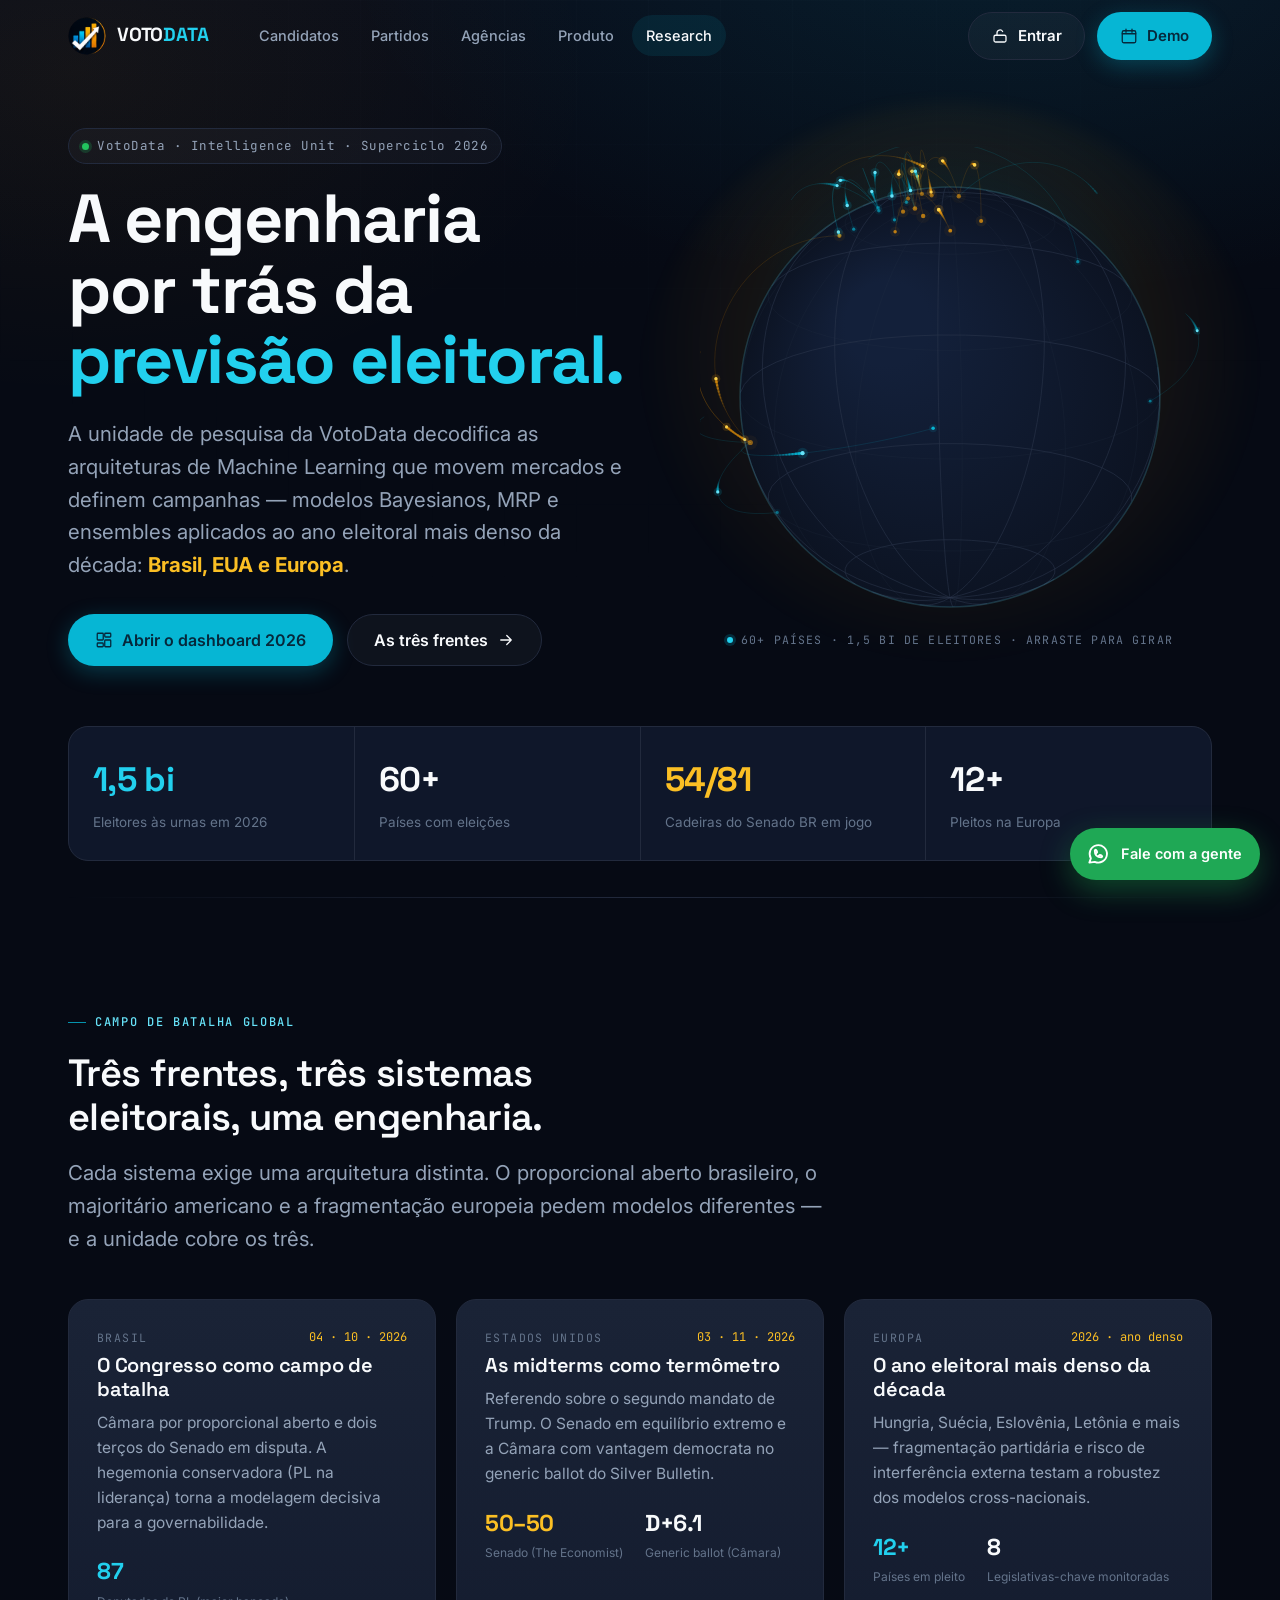
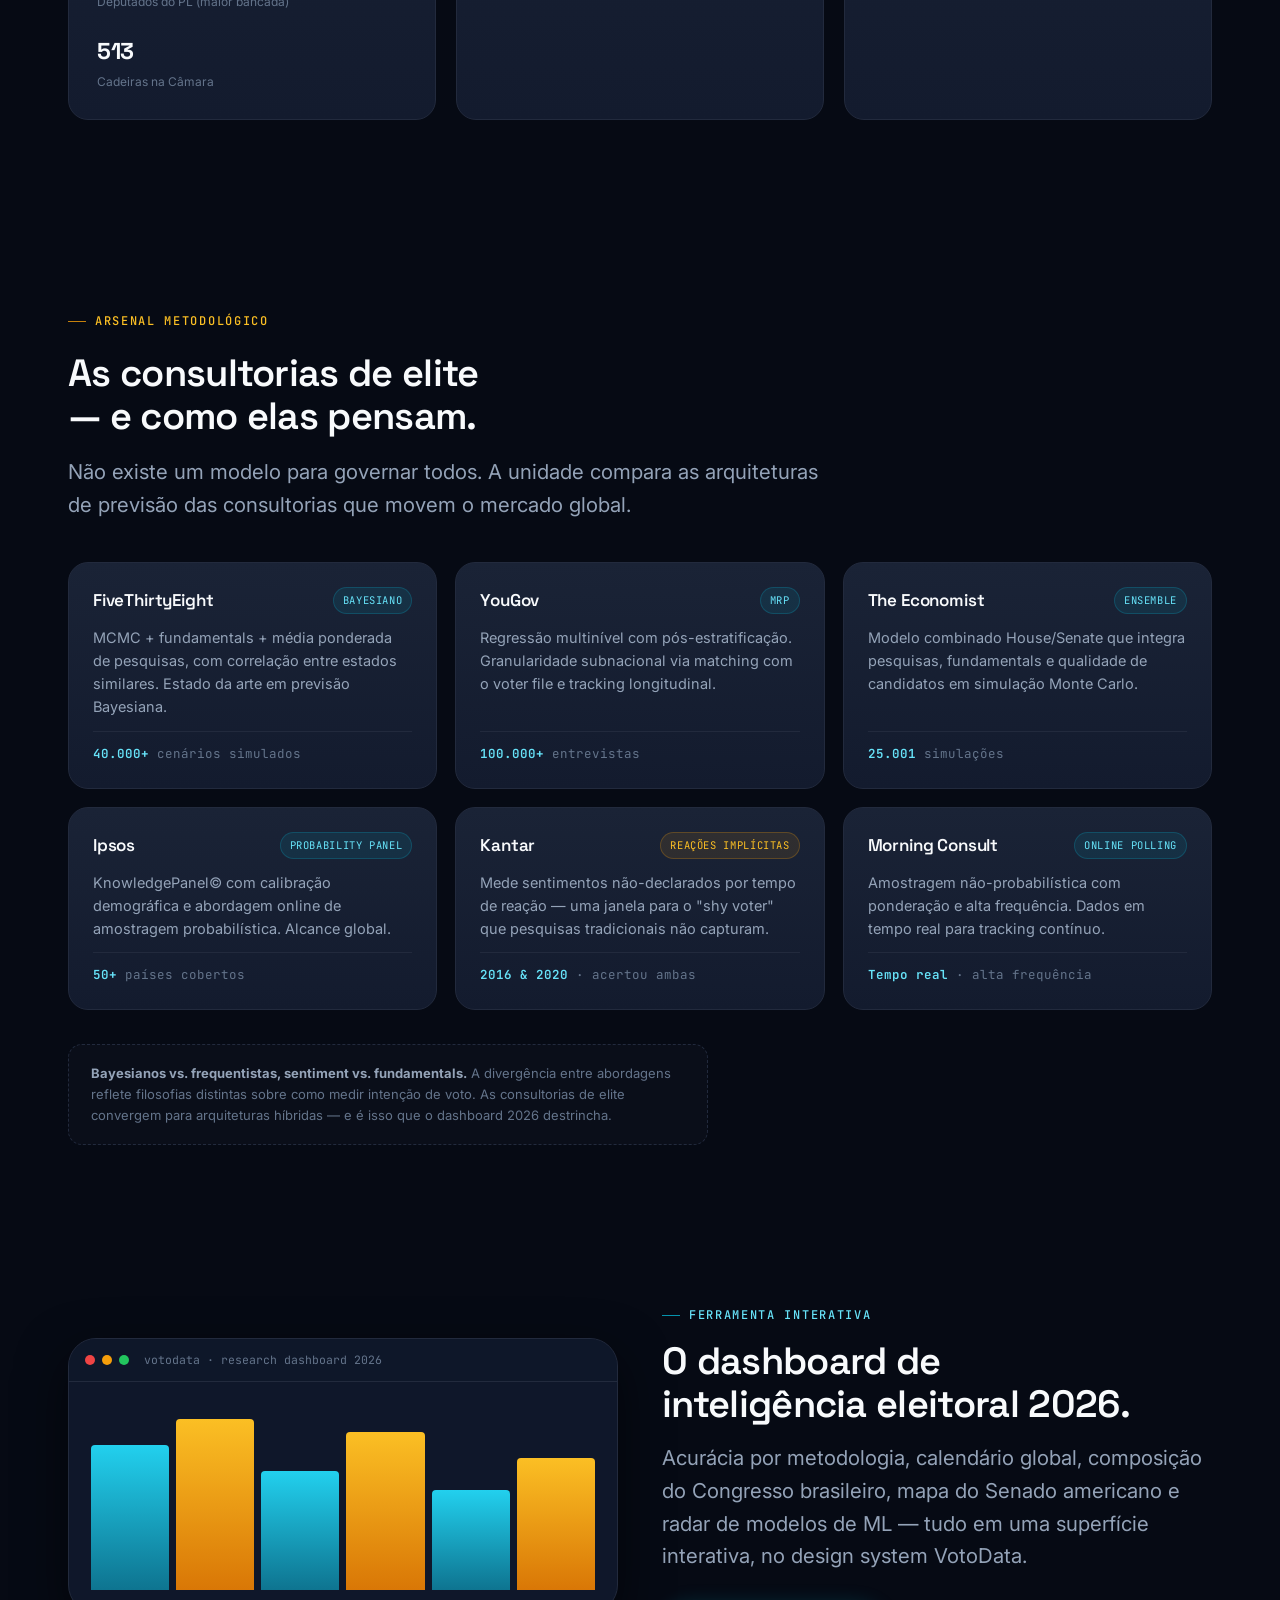
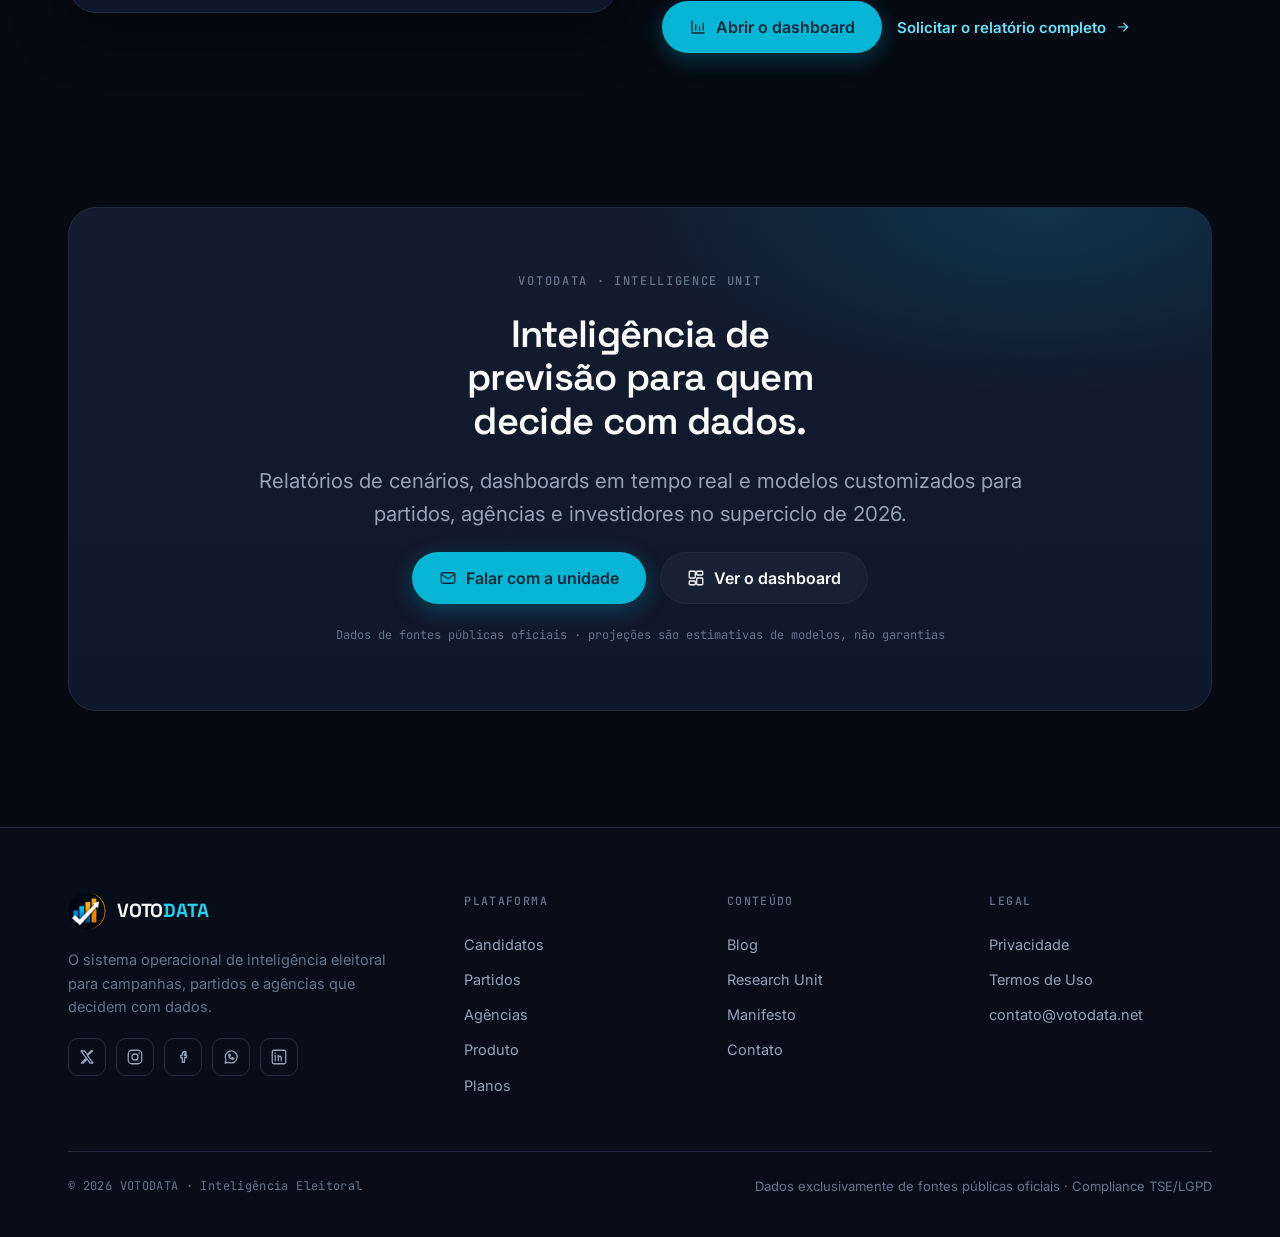
<file: research.html>
<!DOCTYPE html>
<html lang="pt-BR">
<head>
<meta charset="UTF-8">
<meta name="viewport" content="width=device-width, initial-scale=1">
<title>VOTODATA Research Unit — Inteligência de Previsão Eleitoral 2026</title><meta property="og:image" content="https://votodata.net/assets/og-image.png"><meta property="og:title" content="VotoData · Inteligência Eleitoral 2026">
<meta name="description" content="A unidade de inteligência da VotoData decodifica as arquiteturas de Machine Learning das consultorias de elite — FiveThirtyEight, YouGov, The Economist — para o superciclo eleitoral de 2026: Brasil, EUA e Europa.">
<link rel="preconnect" href="https://fonts.googleapis.com">
<link rel="preconnect" href="https://fonts.gstatic.com" crossorigin>
<link href="https://fonts.googleapis.com/css2?family=Space+Grotesk:wght@400;500;600;700&family=Inter:wght@400;500;600;700&family=JetBrains+Mono:wght@400;500;600&display=swap" rel="stylesheet">
<link rel="stylesheet" href="site.css"><link rel="icon" type="image/png" href="assets/brasao.png">
<style>
  /* ---- Research hero: globe stage ---- */
  .rhero{padding-top:calc(var(--header-h) + 56px);padding-bottom:36px;overflow:hidden}
  .rhero__grid{display:grid;grid-template-columns:1.04fr .96fr;gap:52px;align-items:center}
  .rhero__copy{max-width:600px}
  .rhero .display{margin-top:20px}
  .rhero .lead{margin-top:22px}
  .rhero__cta{display:flex;flex-wrap:wrap;gap:14px;margin-top:32px}

  .globe-stage{position:relative;display:flex;align-items:center;justify-content:center;min-height:460px}
  .globe-stage::before{
    content:"";position:absolute;width:118%;height:118%;border-radius:50%;
    background:radial-gradient(circle at 50% 42%, rgba(6,182,212,.20), rgba(245,158,11,.06) 45%, transparent 68%);
    filter:blur(8px);pointer-events:none;
  }
  canvas[data-vd-globe]{
    position:relative;width:min(500px,82vw);aspect-ratio:1/1;
    touch-action:none;cursor:grab;
  }
  canvas[data-vd-globe]:active{cursor:grabbing}
  .globe-cap{
    position:absolute;left:50%;bottom:-2px;transform:translateX(-50%);
    font-family:var(--font-mono);font-size:11.5px;letter-spacing:.1em;text-transform:uppercase;
    color:var(--text-mut);white-space:nowrap;display:flex;align-items:center;gap:8px;
  }
  .globe-cap .d{width:6px;height:6px;border-radius:50%;background:var(--vd-cyan-400);box-shadow:0 0 0 3px rgba(6,182,212,.2)}

  /* ---- method / consultancy cards ---- */
  .meth{display:grid;grid-template-columns:repeat(3,1fr);gap:18px}
  .meth__card{
    background:linear-gradient(180deg,var(--card),var(--ink-850));
    border:1px solid var(--border);border-radius:var(--r-xl);padding:24px;
    display:flex;flex-direction:column;gap:12px;transition:border-color .25s,transform var(--ease) .25s,box-shadow .25s;
  }
  .meth__card:hover{border-color:var(--border-soft);transform:translateY(-3px);box-shadow:var(--shadow-2)}
  .meth__top{display:flex;align-items:center;justify-content:space-between;gap:12px}
  .meth__name{font-family:var(--font-display);font-weight:600;font-size:17px;letter-spacing:-.01em}
  .meth__tag{font-family:var(--font-mono);font-size:10.5px;letter-spacing:.06em;text-transform:uppercase;
    padding:4px 9px;border-radius:var(--r-full);background:rgba(6,182,212,.1);color:var(--vd-cyan-300);border:1px solid rgba(6,182,212,.22);white-space:nowrap}
  .meth__tag--am{background:rgba(245,158,11,.1);color:var(--vd-amber-400);border-color:rgba(245,158,11,.24)}
  .meth__card p{color:var(--text-sec);font-size:14.5px;margin:0}
  .meth__stat{margin-top:auto;padding-top:12px;border-top:1px solid var(--border);
    font-family:var(--font-mono);font-size:12.5px;color:var(--text-mut)}
  .meth__stat b{color:var(--vd-cyan-300);font-weight:600}

  /* ---- frentes (regions) ---- */
  .fr__top{display:flex;align-items:center;justify-content:space-between;gap:14px;margin-bottom:6px}
  .fr__flag{font-family:var(--font-mono);font-size:11.5px;letter-spacing:.12em;text-transform:uppercase;color:var(--text-mut)}
  .fr__date{font-family:var(--font-mono);font-size:12px;color:var(--vd-amber-400)}
  .fr__metrics{display:flex;gap:22px;margin-top:18px;flex-wrap:wrap}
  .fr__m{display:flex;flex-direction:column;gap:2px}
  .fr__mv{font-family:var(--font-display);font-weight:700;font-size:23px;letter-spacing:-.02em}
  .fr__ml{font-size:12px;color:var(--text-mut)}

  /* ---- dashboard promo split ---- */
  .promo{display:grid;grid-template-columns:1fr 1fr;gap:44px;align-items:center}
  .promo__shot{border:1px solid var(--border);border-radius:var(--r-2xl);overflow:hidden;background:var(--ink-900);
    box-shadow:var(--shadow-3);position:relative}
  .promo__bar{display:flex;align-items:center;gap:7px;padding:12px 16px;border-bottom:1px solid var(--border);background:rgba(15,23,42,.7)}
  .promo__bar i{width:10px;height:10px;border-radius:50%;background:var(--ink-600)}
  .promo__bar i:nth-child(1){background:#EF4444}.promo__bar i:nth-child(2){background:#F59E0B}.promo__bar i:nth-child(3){background:#22C55E}
  .promo__bar span{margin-left:8px;font-family:var(--font-mono);font-size:11.5px;color:var(--text-mut)}
  .promo__viz{padding:22px;display:grid;grid-template-columns:repeat(6,1fr);gap:7px;align-items:end;height:230px}
  .promo__viz b{display:block;border-radius:4px 4px 0 0;background:linear-gradient(180deg,var(--vd-cyan-400),var(--vd-cyan-700))}
  .promo__viz b:nth-child(even){background:linear-gradient(180deg,var(--vd-amber-400),var(--vd-amber-600))}

  @media (max-width:1000px){
    .rhero__grid{grid-template-columns:1fr;gap:24px}
    .globe-stage{order:-1;min-height:380px}
    .meth{grid-template-columns:repeat(2,1fr)}
    .promo{grid-template-columns:1fr;gap:28px}
  }
  @media (max-width:680px){
    .meth{grid-template-columns:1fr}
  }
</style>
</head>
<body data-page="research">

<!-- ============ HERO · GLOBO 3D ============ -->
<section class="rhero" data-screen-label="Research — Hero">
  <div class="wrap">
    <div class="rhero__grid">
      <div class="rhero__copy">
        <span class="pill"><span class="dot dot--live"></span>VotoData · Intelligence Unit · Superciclo 2026</span>
        <h1 class="display">A engenharia por trás da <span class="cy">previsão eleitoral.</span></h1>
        <p class="lead">A unidade de pesquisa da VotoData decodifica as arquiteturas de Machine Learning que movem mercados e definem campanhas — modelos Bayesianos, MRP e ensembles aplicados ao ano eleitoral mais denso da década: <b class="am">Brasil, EUA e Europa</b>.</p>
        <div class="rhero__cta">
          <a class="btn btn--primary btn--lg" href="../Research Dashboard 2026.html"><i data-i="dashboard"></i>Abrir o dashboard 2026</a>
          <a class="btn btn--ghost btn--lg" href="#frentes">As três frentes <i data-i="arrowRight"></i></a>
        </div>
      </div>
      <div class="globe-stage" aria-hidden="true">
        <canvas data-vd-globe></canvas>
        <span class="globe-cap"><span class="d"></span>60+ países · 1,5 bi de eleitores · arraste para girar</span>
      </div>
    </div>

    <div class="statstrip" data-reveal>
      <div class="statstrip__c"><span class="statstrip__v cy">1,5 bi</span><span class="statstrip__l">Eleitores às urnas em 2026</span></div>
      <div class="statstrip__c"><span class="statstrip__v">60+</span><span class="statstrip__l">Países com eleições</span></div>
      <div class="statstrip__c"><span class="statstrip__v am">54/81</span><span class="statstrip__l">Cadeiras do Senado BR em jogo</span></div>
      <div class="statstrip__c"><span class="statstrip__v">12+</span><span class="statstrip__l">Pleitos na Europa</span></div>
    </div>
  </div>
</section>

<div class="wrap"><div class="divider"></div></div>

<!-- ============ AS TRÊS FRENTES ============ -->
<section class="section" id="frentes">
  <div class="wrap">
    <div class="section-head" data-reveal>
      <span class="eyebrow">Campo de batalha global</span>
      <h2 class="h2">Três frentes, três sistemas eleitorais, uma engenharia.</h2>
      <p class="lead">Cada sistema exige uma arquitetura distinta. O proporcional aberto brasileiro, o majoritário americano e a fragmentação europeia pedem modelos diferentes — e a unidade cobre os três.</p>
    </div>

    <div class="grid g3" style="margin-top:44px">
      <article class="card card--glow" data-reveal>
        <div class="fr__top"><span class="fr__flag">Brasil</span><span class="fr__date">04 · 10 · 2026</span></div>
        <h3 class="h3">O Congresso como campo de batalha</h3>
        <p>Câmara por proporcional aberto e dois terços do Senado em disputa. A hegemonia conservadora (PL na liderança) torna a modelagem decisiva para a governabilidade.</p>
        <div class="fr__metrics">
          <div class="fr__m"><span class="fr__mv cy">87</span><span class="fr__ml">Deputados do PL (maior bancada)</span></div>
          <div class="fr__m"><span class="fr__mv">513</span><span class="fr__ml">Cadeiras na Câmara</span></div>
        </div>
      </article>

      <article class="card card--glow" data-reveal>
        <div class="fr__top"><span class="fr__flag">Estados Unidos</span><span class="fr__date">03 · 11 · 2026</span></div>
        <h3 class="h3">As midterms como termômetro</h3>
        <p>Referendo sobre o segundo mandato de Trump. O Senado em equilíbrio extremo e a Câmara com vantagem democrata no generic ballot do Silver Bulletin.</p>
        <div class="fr__metrics">
          <div class="fr__m"><span class="fr__mv am">50–50</span><span class="fr__ml">Senado (The Economist)</span></div>
          <div class="fr__m"><span class="fr__mv">D+6.1</span><span class="fr__ml">Generic ballot (Câmara)</span></div>
        </div>
      </article>

      <article class="card card--glow" data-reveal>
        <div class="fr__top"><span class="fr__flag">Europa</span><span class="fr__date">2026 · ano denso</span></div>
        <h3 class="h3">O ano eleitoral mais denso da década</h3>
        <p>Hungria, Suécia, Eslovênia, Letônia e mais — fragmentação partidária e risco de interferência externa testam a robustez dos modelos cross-nacionais.</p>
        <div class="fr__metrics">
          <div class="fr__m"><span class="fr__mv cy">12+</span><span class="fr__ml">Países em pleito</span></div>
          <div class="fr__m"><span class="fr__mv">8</span><span class="fr__ml">Legislativas-chave monitoradas</span></div>
        </div>
      </article>
    </div>
  </div>
</section>

<!-- ============ ARSENAL METODOLÓGICO ============ -->
<section class="section section--tight">
  <div class="wrap">
    <div class="section-head" data-reveal>
      <span class="eyebrow eyebrow--amber">Arsenal metodológico</span>
      <h2 class="h2">As consultorias de elite — e como elas pensam.</h2>
      <p class="lead">Não existe um modelo para governar todos. A unidade compara as arquiteturas de previsão das consultorias que movem o mercado global.</p>
    </div>

    <div class="meth" style="margin-top:40px">
      <div class="meth__card" data-reveal>
        <div class="meth__top"><span class="meth__name">FiveThirtyEight</span><span class="meth__tag">Bayesiano</span></div>
        <p>MCMC + fundamentals + média ponderada de pesquisas, com correlação entre estados similares. Estado da arte em previsão Bayesiana.</p>
        <div class="meth__stat"><b>40.000+</b> cenários simulados</div>
      </div>
      <div class="meth__card" data-reveal>
        <div class="meth__top"><span class="meth__name">YouGov</span><span class="meth__tag">MRP</span></div>
        <p>Regressão multinível com pós-estratificação. Granularidade subnacional via matching com o voter file e tracking longitudinal.</p>
        <div class="meth__stat"><b>100.000+</b> entrevistas</div>
      </div>
      <div class="meth__card" data-reveal>
        <div class="meth__top"><span class="meth__name">The Economist</span><span class="meth__tag">Ensemble</span></div>
        <p>Modelo combinado House/Senate que integra pesquisas, fundamentals e qualidade de candidatos em simulação Monte Carlo.</p>
        <div class="meth__stat"><b>25.001</b> simulações</div>
      </div>
      <div class="meth__card" data-reveal>
        <div class="meth__top"><span class="meth__name">Ipsos</span><span class="meth__tag">Probability Panel</span></div>
        <p>KnowledgePanel© com calibração demográfica e abordagem online de amostragem probabilística. Alcance global.</p>
        <div class="meth__stat"><b>50+</b> países cobertos</div>
      </div>
      <div class="meth__card" data-reveal>
        <div class="meth__top"><span class="meth__name">Kantar</span><span class="meth__tag meth__tag--am">Reações implícitas</span></div>
        <p>Mede sentimentos não-declarados por tempo de reação — uma janela para o "shy voter" que pesquisas tradicionais não capturam.</p>
        <div class="meth__stat"><b>2016 &amp; 2020</b> · acertou ambas</div>
      </div>
      <div class="meth__card" data-reveal>
        <div class="meth__top"><span class="meth__name">Morning Consult</span><span class="meth__tag">Online polling</span></div>
        <p>Amostragem não-probabilística com ponderação e alta frequência. Dados em tempo real para tracking contínuo.</p>
        <div class="meth__stat"><b>Tempo real</b> · alta frequência</div>
      </div>
    </div>

    <div class="disclaimer" style="margin-top:34px" data-reveal>
      <b>Bayesianos vs. frequentistas, sentiment vs. fundamentals.</b> A divergência entre abordagens reflete filosofias distintas sobre como medir intenção de voto. As consultorias de elite convergem para arquiteturas híbridas — e é isso que o dashboard 2026 destrincha.
    </div>
  </div>
</section>

<!-- ============ DASHBOARD PROMO ============ -->
<section class="section section--tight">
  <div class="wrap">
    <div class="promo">
      <div class="promo__shot" data-reveal>
        <div class="promo__bar"><i></i><i></i><i></i><span>votodata · research dashboard 2026</span></div>
        <div class="promo__viz">
          <b style="height:78%"></b><b style="height:92%"></b><b style="height:64%"></b><b style="height:85%"></b><b style="height:54%"></b><b style="height:71%"></b>
        </div>
      </div>
      <div data-reveal>
        <span class="eyebrow">Ferramenta interativa</span>
        <h2 class="h2" style="margin-top:14px">O dashboard de inteligência eleitoral 2026.</h2>
        <p class="lead" style="margin-top:16px">Acurácia por metodologia, calendário global, composição do Congresso brasileiro, mapa do Senado americano e radar de modelos de ML — tudo em uma superfície interativa, no design system VotoData.</p>
        <div class="rhero__cta" style="margin-top:28px">
          <a class="btn btn--primary btn--lg" href="../Research Dashboard 2026.html"><i data-i="chart"></i>Abrir o dashboard</a>
          <a class="btn btn--link" href="mailto:intelligence@votodata.net?subject=Relat%C3%B3rio%20Research%20Unit%202026" style="align-self:center">Solicitar o relatório completo <i data-i="arrowRight"></i></a>
        </div>
      </div>
    </div>
  </div>
</section>

<!-- ============ CTA ============ -->
<section class="section section--tight">
  <div class="wrap">
    <div class="cta-banner" data-reveal>
      <span class="eyebrow eyebrow--plain mono" style="color:var(--text-mut)">VotoData · Intelligence Unit</span>
      <h2 class="h2">Inteligência de previsão para quem decide com dados.</h2>
      <p class="lead" style="text-align:center">Relatórios de cenários, dashboards em tempo real e modelos customizados para partidos, agências e investidores no superciclo de 2026.</p>
      <div class="cta">
        <a class="btn btn--primary btn--lg" href="mailto:intelligence@votodata.net?subject=Consulta%20Research%20Unit"><i data-i="mail"></i>Falar com a unidade</a>
        <a class="btn btn--ghost btn--lg" href="../Research Dashboard 2026.html"><i data-i="dashboard"></i>Ver o dashboard</a>
      </div>
      <p class="mono" style="font-size:12px;color:var(--text-mut)">Dados de fontes públicas oficiais · projeções são estimativas de modelos, não garantias</p>
    </div>
  </div>
</section>

<script src="site.js"></script>
<script src="ds/globe.js"></script>
</body>
</html>
</file>
<file: site.css>
/* ============================================================
   VotoData — Site público (marketing/produto)
   Construído sobre os tokens do Design System. Dark-first.
   ============================================================ */

/* ---------- Tokens (espelho do DS) ---------- */
:root {
  --vd-cyan-300:#67E3F9; --vd-cyan-400:#22D0EE; --vd-cyan-500:#06B6D4;
  --vd-cyan-600:#0891B2; --vd-cyan-700:#0E7490; --vd-cyan-800:#155E75; --vd-cyan-900:#164E63;
  --vd-amber-300:#FCD34D; --vd-amber-400:#FBBF24; --vd-amber-500:#F59E0B; --vd-amber-600:#D97706;

  --ink-980:#060A14; --ink-950:#080D1A; --ink-900:#0F172A; --ink-850:#131B2E;
  --ink-800:#1A2336; --ink-750:#1E293B; --ink-700:#222A3D; --ink-600:#334155;
  --ink-500:#475569; --ink-400:#64748B; --ink-300:#94A3B8; --ink-200:#CBD5E1;
  --ink-100:#E2E8F0; --white:#F8FAFC;

  --success:#22C55E; --warning:#F59E0B; --danger:#EF4444; --info:#3B82F6;

  --bg:var(--ink-980); --surface:var(--ink-900); --raised:var(--ink-850);
  --card:var(--ink-800); --card-hover:var(--ink-750);
  --border:var(--ink-700); --border-soft:var(--ink-600);
  --text:var(--white); --text-sec:var(--ink-300); --text-mut:var(--ink-400);
  --primary:var(--vd-cyan-500); --primary-hover:var(--vd-cyan-400); --accent:var(--vd-amber-500);
  --on-primary:#06283B;
  --focus-ring:rgba(6,182,212,0.45);

  --font-display:"Space Grotesk","Inter",system-ui,sans-serif;
  --font-body:"Inter",system-ui,-apple-system,sans-serif;
  --font-mono:"JetBrains Mono",ui-monospace,"SF Mono",Menlo,monospace;

  --r-sm:6px; --r-md:10px; --r-lg:14px; --r-xl:20px; --r-2xl:28px; --r-full:9999px;

  --shadow-1:0 1px 2px rgba(0,0,0,.45);
  --shadow-2:0 4px 14px rgba(0,0,0,.40);
  --shadow-3:0 18px 50px rgba(0,0,0,.55);
  --glow-cyan:0 0 0 1px rgba(6,182,212,.30), 0 12px 40px rgba(6,182,212,.16);
  --glow-amber:0 0 0 1px rgba(245,158,11,.30), 0 12px 40px rgba(245,158,11,.14);

  --ease:cubic-bezier(0.16,1,0.3,1);
  --wrap:1200px;
  --header-h:72px;
}

/* ---------- Reset ---------- */
*,*::before,*::after{box-sizing:border-box}
html{-webkit-text-size-adjust:100%;scroll-behavior:smooth;scroll-padding-top:calc(var(--header-h) + 24px)}
body{
  margin:0;font-family:var(--font-body);background:var(--bg);color:var(--text);
  font-size:16px;line-height:1.6;-webkit-font-smoothing:antialiased;
  text-rendering:optimizeLegibility;overflow-x:hidden;
}
img,svg{display:block;max-width:100%}
a{color:inherit;text-decoration:none}
button{font-family:inherit;cursor:pointer}
h1,h2,h3,h4,p{margin:0}
::selection{background:rgba(6,182,212,.30);color:#fff}

/* Backdrop ambiance */
body::before{
  content:"";position:fixed;inset:0;z-index:-2;pointer-events:none;
  background:
    radial-gradient(1100px 620px at 78% -8%, rgba(6,182,212,.10), transparent 60%),
    radial-gradient(900px 560px at 6% 8%, rgba(245,158,11,.055), transparent 58%),
    linear-gradient(180deg, var(--ink-950), var(--bg) 30%);
}
body::after{
  content:"";position:fixed;inset:0;z-index:-2;pointer-events:none;opacity:.5;
  background-image:linear-gradient(rgba(148,163,184,.045) 1px, transparent 1px),
    linear-gradient(90deg, rgba(148,163,184,.045) 1px, transparent 1px);
  background-size:72px 72px;
  -webkit-mask-image:radial-gradient(1200px 800px at 50% 0%, #000, transparent 80%);
          mask-image:radial-gradient(1200px 800px at 50% 0%, #000, transparent 80%);
}

/* ---------- Layout ---------- */
.wrap{width:100%;max-width:var(--wrap);margin-inline:auto;padding-inline:28px}
section{position:relative}
.section{padding-block:clamp(64px,9vw,120px)}
.section--tight{padding-block:clamp(48px,6vw,80px)}
.divider{height:1px;background:linear-gradient(90deg,transparent,var(--border),transparent)}

/* ---------- Typography ---------- */
.eyebrow{
  display:inline-flex;align-items:center;gap:9px;
  font-family:var(--font-mono);font-size:12px;font-weight:500;letter-spacing:.14em;
  text-transform:uppercase;color:var(--vd-cyan-300);
}
.eyebrow::before{content:"";width:18px;height:1px;background:var(--vd-cyan-500);opacity:.8}
.eyebrow--amber{color:var(--vd-amber-400)}
.eyebrow--amber::before{background:var(--vd-amber-500)}
.eyebrow--plain::before{display:none}

.display{
  font-family:var(--font-display);font-weight:700;line-height:1.04;letter-spacing:-.022em;
  font-size:clamp(38px,6.4vw,68px);text-wrap:balance;
}
.h1{font-family:var(--font-display);font-weight:700;line-height:1.08;letter-spacing:-.02em;
  font-size:clamp(30px,4.4vw,48px);text-wrap:balance}
.h2{font-family:var(--font-display);font-weight:600;line-height:1.14;letter-spacing:-.018em;
  font-size:clamp(26px,3.4vw,38px);text-wrap:balance}
.h3{font-family:var(--font-display);font-weight:600;line-height:1.2;letter-spacing:-.01em;font-size:20px}
.lead{font-size:clamp(17px,1.6vw,21px);line-height:1.6;color:var(--text-sec);max-width:62ch;text-wrap:pretty}
.muted{color:var(--text-mut)}
.sec{color:var(--text-sec)}
.cy{color:var(--vd-cyan-400)}
.am{color:var(--vd-amber-400)}
.mono{font-family:var(--font-mono)}

.section-head{display:flex;flex-direction:column;gap:18px;max-width:760px}
.section-head .h2{margin-top:2px}

/* ---------- Buttons ---------- */
.btn{
  display:inline-flex;align-items:center;justify-content:center;gap:9px;
  font-family:var(--font-body);font-weight:600;font-size:15px;line-height:1;
  padding:14px 22px;border-radius:var(--r-full);border:1px solid transparent;
  transition:transform var(--ease) .18s, background .18s, box-shadow .25s, border-color .18s;
  white-space:nowrap;
}
.btn svg{width:18px;height:18px}
.btn--primary{background:var(--primary);color:var(--on-primary);box-shadow:0 6px 22px rgba(6,182,212,.28)}
.btn--primary:hover{background:var(--primary-hover);transform:translateY(-2px);box-shadow:0 12px 32px rgba(6,182,212,.4)}
.btn--amber{background:var(--accent);color:#2B1701;box-shadow:0 6px 22px rgba(245,158,11,.26)}
.btn--amber:hover{background:var(--vd-amber-400);transform:translateY(-2px)}
.btn--ghost{background:rgba(148,163,184,.06);color:var(--text);border-color:var(--border)}
.btn--ghost:hover{background:rgba(148,163,184,.12);border-color:var(--border-soft);transform:translateY(-2px)}
.btn--link{padding:0;background:none;color:var(--vd-cyan-300);font-weight:600;border-radius:0}
.btn--link svg{width:16px;height:16px;transition:transform var(--ease) .2s}
.btn--link:hover svg{transform:translateX(4px)}
.btn--lg{padding:16px 26px;font-size:16px}
.btn--block{width:100%}

/* ---------- Pills / chips ---------- */
.pill{
  display:inline-flex;align-items:center;gap:8px;
  font-family:var(--font-mono);font-size:12.5px;letter-spacing:.04em;
  padding:7px 13px;border-radius:var(--r-full);
  border:1px solid var(--border);background:rgba(148,163,184,.05);color:var(--text-sec);
}
.pill .dot{width:7px;height:7px;border-radius:50%;background:var(--vd-cyan-400);box-shadow:0 0 0 3px rgba(6,182,212,.2)}
.pill .dot--live{background:var(--success);box-shadow:0 0 0 3px rgba(34,197,94,.2);animation:pulse 2s var(--ease) infinite}
@keyframes pulse{0%,100%{opacity:1}50%{opacity:.45}}

.tag{
  display:inline-flex;align-items:center;gap:6px;font-size:13px;font-weight:500;
  padding:5px 11px;border-radius:var(--r-full);background:rgba(6,182,212,.10);
  color:var(--vd-cyan-300);border:1px solid rgba(6,182,212,.22);
}
.tag--amber{background:rgba(245,158,11,.1);color:var(--vd-amber-400);border-color:rgba(245,158,11,.24)}
.tag--mut{background:rgba(148,163,184,.07);color:var(--text-sec);border-color:var(--border)}

/* ---------- Cards ---------- */
.card{
  background:linear-gradient(180deg, var(--card), var(--ink-850));
  border:1px solid var(--border);border-radius:var(--r-xl);padding:28px;
  transition:border-color .25s, transform var(--ease) .25s, box-shadow .25s, background .25s;
  position:relative;overflow:hidden;
}
.card:hover{border-color:var(--border-soft);transform:translateY(-3px);box-shadow:var(--shadow-2)}
.card--glow:hover{border-color:rgba(6,182,212,.4);box-shadow:var(--glow-cyan)}
.card__ico{
  width:48px;height:48px;border-radius:var(--r-md);display:grid;place-items:center;
  background:rgba(6,182,212,.12);color:var(--vd-cyan-300);border:1px solid rgba(6,182,212,.2);
  margin-bottom:18px;
}
.card__ico svg{width:24px;height:24px}
.card__ico--amber{background:rgba(245,158,11,.12);color:var(--vd-amber-400);border-color:rgba(245,158,11,.2)}
.card__ico--danger{background:rgba(239,68,68,.12);color:#FCA5A5;border-color:rgba(239,68,68,.2)}
.card h3{margin-bottom:10px}
.card p{color:var(--text-sec);font-size:15.5px}

/* Surface helpers */
.panel{background:var(--raised);border:1px solid var(--border);border-radius:var(--r-xl)}
.glass{background:rgba(19,27,46,.6);backdrop-filter:blur(14px);border:1px solid var(--border)}

/* ---------- Grid ---------- */
.grid{display:grid;gap:20px}
.g2{grid-template-columns:repeat(2,1fr)}
.g3{grid-template-columns:repeat(3,1fr)}
.g4{grid-template-columns:repeat(4,1fr)}
.flex{display:flex}
.aic{align-items:center}
.jcb{justify-content:space-between}
.wrap-gap{flex-wrap:wrap;gap:14px}

/* ---------- Header ---------- */
.site-header{
  position:fixed;top:0;left:0;right:0;z-index:80;height:var(--header-h);
  display:flex;align-items:center;
  transition:background .3s, border-color .3s, backdrop-filter .3s;
  border-bottom:1px solid transparent;
}
.site-header.is-scrolled{
  background:rgba(8,13,26,.82);backdrop-filter:blur(16px);
  border-bottom-color:var(--border);
}
.site-header .wrap{display:flex;align-items:center;gap:28px;width:100%}
.brand{display:flex;align-items:center;gap:11px}
.brand img{width:38px;height:38px;border-radius:50%}
.brand__wm{font-family:var(--font-display);font-weight:700;font-size:19px;letter-spacing:-.01em}
.brand__wm b{color:var(--vd-cyan-400);font-weight:700}
.nav{display:flex;align-items:center;gap:4px;margin-left:8px}
.nav a{
  padding:9px 14px;border-radius:var(--r-full);font-size:14.5px;font-weight:500;color:var(--text-sec);
  transition:color .2s, background .2s;
}
.nav a:hover{color:var(--text);background:rgba(148,163,184,.07)}
.nav a.is-active{color:var(--text);background:rgba(6,182,212,.1)}
.header-cta{margin-left:auto;display:flex;align-items:center;gap:12px}
.menu-btn{display:none;margin-left:auto;background:none;border:1px solid var(--border);border-radius:var(--r-md);
  width:42px;height:42px;color:var(--text);align-items:center;justify-content:center}
.menu-btn svg{width:22px;height:22px}

/* mobile drawer */
.mnav{
  position:fixed;inset:0;z-index:90;background:rgba(6,10,20,.96);backdrop-filter:blur(8px);
  display:flex;flex-direction:column;padding:24px 28px;gap:6px;overflow-y:auto;
  transform:translateY(-100%);visibility:hidden;
  transition:transform .35s var(--ease), visibility 0s linear .35s;
}
.mnav.is-open{transform:translateY(0);visibility:visible;transition:transform .35s var(--ease)}
.mnav__top{display:flex;align-items:center;justify-content:space-between;margin-bottom:18px}
.mnav a{font-family:var(--font-display);font-size:24px;font-weight:600;padding:14px 0;border-bottom:1px solid var(--border)}
.mnav .btn{margin-top:18px}
.mnav__x{background:none;border:1px solid var(--border);border-radius:var(--r-md);width:42px;height:42px;color:#fff;display:grid;place-items:center}
.mnav__x svg{width:22px;height:22px}

/* ---------- Hero ---------- */
.hero{padding-top:calc(var(--header-h) + 64px);padding-bottom:64px;position:relative}
.hero__inner{max-width:920px}
.hero .display{margin-top:22px}
.hero .lead{margin-top:24px}
.hero__cta{display:flex;flex-wrap:wrap;gap:14px;margin-top:34px}
.statstrip{
  display:grid;grid-template-columns:repeat(4,1fr);gap:1px;margin-top:60px;
  background:var(--border);border:1px solid var(--border);border-radius:var(--r-xl);overflow:hidden;
}
.statstrip__c{background:var(--surface);padding:26px 24px;display:flex;flex-direction:column;gap:5px}
.statstrip__v{font-family:var(--font-display);font-weight:700;font-size:clamp(26px,3vw,34px);letter-spacing:-.02em}
.statstrip__l{font-size:13.5px;color:var(--text-mut)}

/* ---------- Feature / split ---------- */
.split{display:grid;grid-template-columns:1.05fr 1fr;gap:56px;align-items:center}
.split--rev .split__media{order:-1}
.checklist{display:flex;flex-direction:column;gap:14px;margin-top:26px}
.checklist li{display:flex;gap:13px;align-items:flex-start;list-style:none;color:var(--text-sec);font-size:15.5px}
.checklist{padding:0;margin-left:0}
.checklist .ck{flex:none;width:24px;height:24px;border-radius:50%;display:grid;place-items:center;
  background:rgba(34,197,94,.14);color:#4ADE80;margin-top:1px}
.checklist .ck svg{width:14px;height:14px}
.checklist--block .ck{background:rgba(239,68,68,.14);color:#FCA5A5}

/* ---------- Audience cards (3 modos) ---------- */
.aud{display:grid;grid-template-columns:repeat(3,1fr);gap:22px}
.aud__card{
  display:flex;flex-direction:column;gap:16px;padding:30px;
  background:linear-gradient(180deg,var(--card),var(--ink-850));
  border:1px solid var(--border);border-radius:var(--r-xl);transition:all .28s var(--ease);position:relative;overflow:hidden;
}
.aud__card::after{content:"";position:absolute;inset:0;border-radius:inherit;padding:1px;pointer-events:none;
  background:linear-gradient(160deg,rgba(6,182,212,.5),transparent 40%);
  -webkit-mask:linear-gradient(#000 0 0) content-box,linear-gradient(#000 0 0);
  -webkit-mask-composite:xor;mask-composite:exclude;opacity:0;transition:opacity .3s}
.aud__card:hover{transform:translateY(-4px);box-shadow:var(--shadow-3)}
.aud__card:hover::after{opacity:1}
.aud__ey{font-family:var(--font-mono);font-size:11.5px;letter-spacing:.12em;text-transform:uppercase;color:var(--text-mut)}
.aud__ico{width:52px;height:52px;border-radius:var(--r-md);display:grid;place-items:center;
  background:rgba(6,182,212,.12);color:var(--vd-cyan-300);border:1px solid rgba(6,182,212,.2)}
.aud__ico svg{width:26px;height:26px}
.aud__feats{display:flex;flex-wrap:wrap;gap:8px;margin-top:auto;padding-top:6px}

/* ---------- Steps ---------- */
.steps{display:grid;grid-template-columns:repeat(4,1fr);gap:20px;counter-reset:s}
.step{padding:26px;border:1px solid var(--border);border-radius:var(--r-lg);background:var(--surface);position:relative}
.step__n{font-family:var(--font-mono);font-size:13px;color:var(--vd-cyan-400);letter-spacing:.1em}
.step h3{margin:14px 0 8px;font-size:17px}
.step p{color:var(--text-sec);font-size:14.5px}

/* ---------- FAQ ---------- */
.faq{display:flex;flex-direction:column;border-top:1px solid var(--border)}
.faq__item{border-bottom:1px solid var(--border)}
.faq__q{width:100%;text-align:left;background:none;border:0;color:var(--text);
  display:flex;align-items:center;justify-content:space-between;gap:20px;
  padding:22px 4px;font-family:var(--font-display);font-weight:600;font-size:18px;letter-spacing:-.01em}
.faq__q svg{flex:none;width:22px;height:22px;color:var(--text-mut);transition:transform .3s var(--ease)}
.faq__item.is-open .faq__q svg{transform:rotate(45deg);color:var(--vd-cyan-400)}
.faq__a{max-height:0;overflow:hidden;transition:max-height .35s var(--ease)}
.faq__a p{color:var(--text-sec);padding:0 4px 24px;max-width:70ch}

/* ---------- Banner CTA ---------- */
.cta-banner{
  border:1px solid var(--border);border-radius:var(--r-2xl);padding:clamp(36px,5vw,64px);
  background:
    radial-gradient(700px 320px at 85% 0%, rgba(6,182,212,.16), transparent 60%),
    linear-gradient(180deg,var(--raised),var(--surface));
  text-align:center;display:flex;flex-direction:column;align-items:center;gap:22px;
}
.cta-banner .h2{max-width:18ch}
.cta-banner .cta{display:flex;flex-wrap:wrap;gap:14px;justify-content:center}

/* ---------- Disclaimer strip ---------- */
.disclaimer{font-size:13px;color:var(--text-mut);border:1px dashed var(--border);
  border-radius:var(--r-lg);padding:18px 22px;background:rgba(148,163,184,.03);max-width:80ch}
.disclaimer b{color:var(--text-sec)}

/* ---------- Footer ---------- */
.site-footer{border-top:1px solid var(--border);background:var(--ink-950);padding-block:64px 40px;margin-top:40px}
.footer-grid{display:grid;grid-template-columns:1.6fr 1fr 1fr 1fr;gap:40px}
.footer-brand .brand{margin-bottom:18px}
.footer-brand p{color:var(--text-mut);font-size:14.5px;max-width:38ch}
.footer-soc{display:flex;gap:10px;margin-top:20px}
.footer-soc a{width:38px;height:38px;border-radius:var(--r-md);display:grid;place-items:center;
  border:1px solid var(--border);color:var(--text-sec);transition:all .2s}
.footer-soc a:hover{color:var(--vd-cyan-300);border-color:var(--vd-cyan-700);background:rgba(6,182,212,.08)}
.footer-soc svg{width:18px;height:18px}
.footer-col h4{font-family:var(--font-mono);font-size:11.5px;letter-spacing:.12em;text-transform:uppercase;
  color:var(--text-mut);margin-bottom:16px;font-weight:500}
.footer-col a{display:block;color:var(--text-sec);font-size:14.5px;padding:6px 0;transition:color .2s}
.footer-col a:hover{color:var(--vd-cyan-300)}
.footer-bot{border-top:1px solid var(--border);margin-top:48px;padding-top:24px;
  display:flex;flex-wrap:wrap;gap:12px;justify-content:space-between;align-items:center;
  color:var(--text-mut);font-size:13px}
.footer-bot .mono{font-size:12px;letter-spacing:.03em}

/* ---------- Video facade ---------- */
.video{margin-top:40px;border-radius:var(--r-2xl);overflow:hidden;border:1px solid var(--border);
  box-shadow:var(--shadow-3);aspect-ratio:16/9;position:relative;background:var(--ink-900)}
.video__btn{width:100%;height:100%;border:0;background:none;padding:0;position:relative;display:block}
.video__thumb{position:absolute;inset:0;
  background:
    radial-gradient(600px 300px at 50% 40%, rgba(6,182,212,.18), transparent 65%),
    radial-gradient(400px 240px at 80% 90%, rgba(245,158,11,.12), transparent 60%),
    linear-gradient(160deg,var(--ink-850),var(--ink-950));
}
.video__thumb::after{content:"";position:absolute;inset:0;opacity:.5;
  background-image:linear-gradient(rgba(148,163,184,.06) 1px,transparent 1px),linear-gradient(90deg,rgba(148,163,184,.06) 1px,transparent 1px);
  background-size:44px 44px}
.video__play{position:absolute;top:50%;left:50%;transform:translate(-50%,-50%);
  width:84px;height:84px;border-radius:50%;display:grid;place-items:center;
  background:var(--primary);color:var(--on-primary);box-shadow:0 12px 40px rgba(6,182,212,.45);
  transition:transform .25s var(--ease)}
.video__play svg{width:34px;height:34px;margin-left:4px}
.video__btn:hover .video__play{transform:translate(-50%,-50%) scale(1.08)}
.video__cap{position:absolute;left:22px;bottom:18px;color:var(--text-mut);font-size:12px;letter-spacing:.06em}
.video__iframe{width:100%;height:100%;border:0;display:block;aspect-ratio:16/9}

/* ---------- Simulador mock ---------- */
.sim{padding:24px}
.sim__head{display:flex;align-items:center;justify-content:space-between;margin-bottom:22px}
.sim__title{font-size:13px;color:var(--text-sec);letter-spacing:.02em}
.sim__metrics{display:grid;grid-template-columns:repeat(2,1fr);gap:1px;background:var(--border);
  border:1px solid var(--border);border-radius:var(--r-lg);overflow:hidden;margin-bottom:22px}
.sim__m{background:var(--surface);padding:16px 18px;display:flex;flex-direction:column;gap:3px}
.sim__mv{font-family:var(--font-display);font-weight:700;font-size:24px;letter-spacing:-.02em}
.sim__ml{font-size:12px;color:var(--text-mut)}
.sim__bars{display:flex;flex-direction:column;gap:14px}
.simbar{display:grid;grid-template-columns:90px 1fr auto auto;align-items:center;gap:12px}
.simbar__n{font-size:13px;color:var(--text-sec)}
.simbar__track{height:8px;border-radius:var(--r-full);background:rgba(148,163,184,.12);overflow:hidden}
.simbar__fill{display:block;height:100%;border-radius:inherit;background:linear-gradient(90deg,var(--vd-cyan-600),var(--vd-cyan-400))}
.simbar__fill--am{background:linear-gradient(90deg,var(--vd-amber-600),var(--vd-amber-400))}
.simbar__fill--mut{background:linear-gradient(90deg,var(--ink-600),var(--ink-500))}
.simbar__v{font-family:var(--font-mono);font-size:12.5px;color:var(--text-sec)}
.simbar__st{font-size:11px;font-weight:600;padding:3px 9px;border-radius:var(--r-full);white-space:nowrap}
.simbar__st--ok{background:rgba(34,197,94,.14);color:#4ADE80}
.simbar__st--am{background:rgba(245,158,11,.14);color:var(--vd-amber-400)}
.simbar__st--risk{background:rgba(239,68,68,.14);color:#FCA5A5}

/* ---------- Mapa ---------- */
.mapwrap{position:relative;padding:14px;overflow:hidden}
.mapwrap img{width:100%;height:auto;border-radius:var(--r-lg)}
.mapwrap__live{position:absolute;top:26px;right:26px;padding:6px 12px}

/* ---------- Ministat / checkcard ---------- */
.ministat{background:var(--surface);border:1px solid var(--border);border-radius:var(--r-lg);padding:18px 20px;
  display:flex;flex-direction:column;gap:4px}
.ministat__v{font-family:var(--font-display);font-weight:700;font-size:24px;letter-spacing:-.02em}
.ministat__l{font-size:12.5px;color:var(--text-mut)}
.checkcard{display:flex;align-items:center;gap:12px;background:var(--surface);border:1px solid var(--border);
  border-radius:var(--r-md);padding:15px 16px;font-size:14.5px;color:var(--text-sec)}
.checkcard .ck{flex:none;width:24px;height:24px;border-radius:50%;display:grid;place-items:center;
  background:rgba(34,197,94,.14);color:#4ADE80}
.checkcard .ck svg{width:14px;height:14px}

/* ---------- Manifesto ---------- */
.manifesto{padding:clamp(32px,5vw,56px);display:flex;flex-direction:column;gap:20px;
  background:radial-gradient(700px 300px at 90% -10%, rgba(245,158,11,.10), transparent 60%),linear-gradient(180deg,var(--raised),var(--surface))}
.manifesto__q{font-family:var(--font-display);font-weight:600;font-size:clamp(24px,3.2vw,36px);
  line-height:1.25;letter-spacing:-.018em;margin:0;max-width:24ch;text-wrap:balance}

/* ---------- WhatsApp flutuante ---------- */
.wfab{
  position:fixed;right:20px;bottom:20px;z-index:75;
  display:flex;align-items:center;gap:10px;
  background:#1FA855;color:#fff;border-radius:var(--r-full);
  padding:13px 18px 13px 15px;box-shadow:0 10px 30px rgba(31,168,85,.4), 0 2px 8px rgba(0,0,0,.3);
  transition:transform .2s var(--ease), box-shadow .25s;
}
.wfab:hover{transform:translateY(-3px);box-shadow:0 16px 38px rgba(31,168,85,.5)}
.wfab svg{width:26px;height:26px;flex:none}
.wfab__lbl{font-weight:600;font-size:14.5px;white-space:nowrap}
@media (max-width:560px){
  .wfab{padding:14px;right:16px;bottom:16px}
  .wfab__lbl{display:none}
}

/* ---------- Reveal animation ---------- */
@media (prefers-reduced-motion:no-preference){
  body.reveal-on [data-reveal]{opacity:0;transform:translateY(22px);transition:opacity .7s var(--ease), transform .7s var(--ease)}
  body.reveal-on [data-reveal].is-in{opacity:1;transform:none}
}

/* ---------- Responsive ---------- */
@media (max-width:1000px){
  .g4{grid-template-columns:repeat(2,1fr)}
  .g3{grid-template-columns:repeat(2,1fr)}
  .aud{grid-template-columns:1fr}
  .steps{grid-template-columns:repeat(2,1fr)}
  .split{grid-template-columns:1fr;gap:40px}
  .split--rev .split__media{order:0}
  .footer-grid{grid-template-columns:1fr 1fr;gap:32px}
  .footer-brand{grid-column:1 / -1}
}
/* Header colapsa para hambúrguer em telas médias/pequenas (tablets incluídos) */
@media (max-width:900px){
  .site-header .nav,.header-cta .btn{display:none}
  .menu-btn{display:flex}
  .site-header{background:rgba(8,13,26,.92);backdrop-filter:blur(14px);border-bottom-color:var(--border)}
}
@media (max-width:760px){
  .g2,.g3,.g4{grid-template-columns:1fr}
  .statstrip{grid-template-columns:repeat(2,1fr)}
  .steps{grid-template-columns:1fr}
  .wrap{padding-inline:20px}
  .footer-grid{grid-template-columns:1fr 1fr}
}
@media (max-width:460px){
  .statstrip{grid-template-columns:1fr}
  .footer-grid{grid-template-columns:1fr}
}
</file>
<file: mapa.css>
/* ============================================================
   VOTODATA — Mapa de Influência Regional
   Choropleth interativo do Brasil sobre o Design System.
   Depende de site.css (tokens). Cores de UF aplicadas via JS.
   ============================================================ */

/* ---------- Shell / layout ---------- */
.vdmap{--vdmap-gap:24px}
.vdmap-layout{
  display:grid;grid-template-columns:minmax(0,1.42fr) minmax(330px,.86fr);
  gap:var(--vdmap-gap);align-items:start;
}
.vdmap--section .vdmap-layout{grid-template-columns:minmax(0,1.25fr) minmax(310px,.9fr)}

/* ---------- Stage (mapa) ---------- */
.vdmap-stage{
  position:relative;padding:18px 18px 16px;overflow:hidden;
  background:
    radial-gradient(900px 520px at 60% -10%, rgba(6,182,212,.10), transparent 62%),
    radial-gradient(640px 420px at 8% 110%, rgba(245,158,11,.06), transparent 60%),
    var(--raised);
}
.vdmap-stage::after{
  content:"";position:absolute;inset:0;pointer-events:none;opacity:.5;
  background-image:linear-gradient(rgba(148,163,184,.05) 1px,transparent 1px),
    linear-gradient(90deg,rgba(148,163,184,.05) 1px,transparent 1px);
  background-size:46px 46px;
  -webkit-mask-image:radial-gradient(120% 110% at 50% 30%,#000,transparent 88%);
          mask-image:radial-gradient(120% 110% at 50% 30%,#000,transparent 88%);
}
.vdmap-stage>*{position:relative;z-index:1}

/* ---------- Toolbar ---------- */
.vdmap-toolbar{
  display:flex;flex-wrap:wrap;align-items:center;gap:14px;margin-bottom:8px;
}
.vdmap-toolbar__spacer{flex:1 1 auto}

/* search box */
.vdmap-search{position:relative;flex:0 1 230px;min-width:170px;z-index:14}
.vdmap-search__ico{position:absolute;left:12px;top:50%;transform:translateY(-50%);
  width:15px;height:15px;color:var(--text-mut);pointer-events:none}
.vdmap-search__field{
  width:100%;height:38px;padding:0 14px 0 35px;border-radius:var(--r-full);
  background:rgba(148,163,184,.06);border:1px solid var(--border);color:var(--text);
  font-family:var(--font-body);font-size:13px;letter-spacing:.01em;
  transition:border-color .2s,background .2s,box-shadow .2s;outline:none}
.vdmap-search__field::placeholder{color:var(--text-mut)}
.vdmap-search__field:focus{border-color:var(--vd-cyan-700);background:rgba(6,182,212,.06);
  box-shadow:0 0 0 3px rgba(6,182,212,.12)}
.vdmap-search__menu{
  position:absolute;top:calc(100% + 8px);left:0;right:0;z-index:30;
  padding:6px;border-radius:var(--r-md);background:rgba(11,16,28,.97);
  backdrop-filter:blur(12px);border:1px solid var(--border-soft);box-shadow:var(--shadow-3);
  opacity:0;transform:translateY(-4px);pointer-events:none;transition:opacity .14s,transform .14s}
.vdmap-search__menu.is-on{opacity:1;transform:translateY(0);pointer-events:auto}
.vdmap-search__item{display:flex;align-items:center;gap:10px;width:100%;cursor:pointer;
  padding:8px 10px;border-radius:var(--r-sm);border:0;background:none;text-align:left;
  color:var(--text);transition:background .15s}
.vdmap-search__item:hover,.vdmap-search__item.is-active{background:rgba(6,182,212,.1)}
.vdmap-search__sig{font-family:var(--font-mono);font-weight:600;font-size:11.5px;
  color:var(--vd-cyan-300);width:26px;flex:none}
.vdmap-search__nm{font-size:13px;flex:1 1 auto;white-space:nowrap;overflow:hidden;text-overflow:ellipsis}
.vdmap-search__rg{font-family:var(--font-mono);font-size:10px;letter-spacing:.04em;
  text-transform:uppercase;color:var(--text-mut);flex:none}
.vdmap-search__empty{padding:12px 10px;font-size:12.5px;color:var(--text-mut)}

/* search highlight on map */
.vdmap.is-searching .vdmap-svg .uf:not(.is-found){opacity:.14;stroke:var(--ink-800)}
.vdmap-svg .uf.is-found{stroke:var(--vd-cyan-300);stroke-width:1.7}
@keyframes vdmapPulse{0%{filter:drop-shadow(0 0 0 rgba(6,182,212,.0))}
  40%{filter:drop-shadow(0 0 14px rgba(34,208,238,.9))}
  100%{filter:drop-shadow(0 0 0 rgba(6,182,212,.0))}}
.vdmap-svg .uf.is-pulse{animation:vdmapPulse 1.1s var(--ease)}

/* segmented metric switch */
.vdseg{display:inline-flex;padding:4px;gap:3px;border-radius:var(--r-full);
  background:rgba(148,163,184,.06);border:1px solid var(--border)}
.vdseg button{
  appearance:none;border:0;background:none;color:var(--text-sec);
  font-family:var(--font-body);font-weight:600;font-size:13px;letter-spacing:.01em;
  padding:8px 15px;border-radius:var(--r-full);transition:color .2s,background .25s var(--ease);
}
.vdseg button:hover{color:var(--text)}
.vdseg button.is-on{background:rgba(6,182,212,.16);color:var(--vd-cyan-300);
  box-shadow:inset 0 0 0 1px rgba(6,182,212,.3)}

/* region filter chips */
.vdmap-chips{display:flex;flex-wrap:wrap;gap:8px}
.vdmap-chip{
  display:inline-flex;align-items:center;gap:8px;cursor:pointer;
  font-family:var(--font-mono);font-size:11.5px;letter-spacing:.03em;
  padding:6px 12px 6px 10px;border-radius:var(--r-full);
  background:rgba(148,163,184,.05);border:1px solid var(--border);color:var(--text-sec);
  white-space:nowrap;
  transition:border-color .2s,background .2s,color .2s,opacity .2s;
}
.vdmap-chip__dot{width:9px;height:9px;border-radius:3px;flex:none;box-shadow:0 0 0 1px rgba(0,0,0,.25) inset}
.vdmap-chip:hover{color:var(--text);border-color:var(--border-soft)}
.vdmap-chip.is-on{color:var(--text);border-color:var(--vd-cyan-700);background:rgba(6,182,212,.08)}
.vdmap.is-filtering .vdmap-chip:not(.is-on){opacity:.5}

/* ---------- SVG map ---------- */
.vdmap-canvas{position:relative;width:100%}
.vdmap-live{position:absolute;top:6px;right:6px;z-index:6;padding:6px 12px;white-space:nowrap}
.vdmap-svg{width:100%;height:auto;display:block;overflow:visible;
  filter:drop-shadow(0 24px 50px rgba(0,0,0,.5))}
.vdmap-svg .uf{
  stroke:var(--ink-850);stroke-width:1.1;stroke-linejoin:round;
  cursor:pointer;transition:fill .4s var(--ease),opacity .3s,stroke .2s,stroke-width .2s;
}
.vdmap-svg .uf:hover{stroke:var(--white);stroke-width:1.6}
.vdmap-svg .uf.is-sel{stroke:var(--vd-amber-400);stroke-width:2.4;
  filter:drop-shadow(0 0 10px rgba(245,158,11,.55))}
.vdmap.is-filtering .vdmap-svg .uf.is-dim{opacity:.14;stroke:var(--ink-800)}

/* floating tooltip */
.vdmap-tip{
  position:absolute;z-index:20;top:0;left:0;pointer-events:none;
  min-width:172px;max-width:230px;padding:12px 14px;border-radius:var(--r-md);
  background:rgba(11,16,28,.92);backdrop-filter:blur(12px);
  border:1px solid var(--border-soft);box-shadow:var(--shadow-3);
  opacity:0;transform:translateY(4px) scale(.97);transition:opacity .14s,transform .14s;
}
.vdmap-tip.is-on{opacity:1;transform:translateY(0) scale(1)}
.vdmap-tip__top{display:flex;align-items:center;gap:9px;margin-bottom:8px}
.vdmap-tip__sig{font-family:var(--font-mono);font-size:11px;font-weight:600;
  padding:2px 7px;border-radius:6px;background:rgba(6,182,212,.16);color:var(--vd-cyan-300)}
.vdmap-tip__name{font-family:var(--font-display);font-weight:600;font-size:14.5px;letter-spacing:-.01em}
.vdmap-tip__reg{font-family:var(--font-mono);font-size:10.5px;letter-spacing:.06em;
  text-transform:uppercase;color:var(--text-mut);margin-bottom:8px}
.vdmap-tip__row{display:flex;align-items:baseline;justify-content:space-between;gap:14px}
.vdmap-tip__v{font-family:var(--font-display);font-weight:700;font-size:18px;letter-spacing:-.02em;color:var(--white)}
.vdmap-tip__l{font-size:11px;color:var(--text-mut)}
.vdmap-tip__hint{margin-top:9px;padding-top:8px;border-top:1px solid var(--border);
  font-size:10.5px;color:var(--text-mut);display:flex;align-items:center;gap:6px}
.vdmap-tip__hint svg{width:12px;height:12px;color:var(--vd-cyan-400)}

/* legend */
.vdmap-legend{display:flex;align-items:center;gap:16px;margin-top:14px;flex-wrap:wrap}
.vdmap-legend__label{font-family:var(--font-mono);font-size:11px;letter-spacing:.06em;
  text-transform:uppercase;color:var(--text-mut)}
.vdmap-ramp{display:flex;flex-direction:column;gap:5px;flex:1 1 260px;min-width:200px}
.vdmap-ramp__bar{height:10px;border-radius:var(--r-full);border:1px solid var(--border)}
.vdmap-ramp__scale{display:flex;justify-content:space-between;
  font-family:var(--font-mono);font-size:10.5px;color:var(--text-mut)}
.vdmap-legend--region{gap:14px}
.vdmap-legend__swatch{display:inline-flex;align-items:center;gap:7px;
  font-size:11.5px;color:var(--text-sec)}
.vdmap-legend__swatch i{width:13px;height:13px;border-radius:4px;display:inline-block}

/* ---------- Aside (detalhe) ---------- */
.vdmap-aside{display:flex;flex-direction:column;gap:16px;position:sticky;top:calc(var(--header-h) + 18px)}

.vdmap-detail{padding:24px 24px 22px;background:linear-gradient(180deg,var(--card),var(--ink-850))}
.vdmap-detail__head{display:flex;align-items:flex-start;gap:14px;margin-bottom:6px}
.vdmap-detail__sig{flex:none;width:54px;height:54px;border-radius:var(--r-md);display:grid;place-items:center;
  font-family:var(--font-display);font-weight:700;font-size:21px;letter-spacing:-.01em;
  background:rgba(6,182,212,.12);color:var(--vd-cyan-300);border:1px solid rgba(6,182,212,.22)}
.vdmap-detail__name{font-family:var(--font-display);font-weight:600;font-size:22px;
  line-height:1.12;letter-spacing:-.018em;margin-bottom:7px;text-wrap:balance}
.vdmap-detail__meta{display:flex;flex-wrap:wrap;align-items:center;gap:8px}
.vdmap-detail__cap{font-size:13px;color:var(--text-mut);display:inline-flex;align-items:center;gap:6px}
.vdmap-detail__cap svg{width:14px;height:14px;color:var(--vd-amber-400)}
.vdmap-detail__rank{margin-left:auto;font-family:var(--font-mono);font-size:11.5px;
  padding:5px 11px;border-radius:var(--r-full);background:rgba(245,158,11,.1);
  color:var(--vd-amber-400);border:1px solid rgba(245,158,11,.22);white-space:nowrap}

.vdmap-stats{display:flex;flex-direction:column;gap:16px;margin-top:22px}
.vdmap-stat__top{display:flex;align-items:baseline;justify-content:space-between;gap:12px;margin-bottom:7px}
.vdmap-stat__l{font-size:12.5px;color:var(--text-sec)}
.vdmap-stat__v{font-family:var(--font-display);font-weight:700;font-size:17px;letter-spacing:-.01em}
.vdmap-stat__v small{font-family:var(--font-mono);font-weight:500;font-size:11px;color:var(--text-mut);margin-left:5px}
.vdmap-stat__track{height:7px;border-radius:var(--r-full);background:rgba(148,163,184,.1);overflow:hidden}
.vdmap-stat__fill{display:block;height:100%;border-radius:inherit;width:0;
  transition:width .6s var(--ease);
  background:linear-gradient(90deg,var(--vd-cyan-600),var(--vd-cyan-400))}
.vdmap-stat__fill--am{background:linear-gradient(90deg,var(--vd-amber-600),var(--vd-amber-400))}
.vdmap-stat__fill--mut{background:linear-gradient(90deg,var(--ink-600),var(--ink-400))}

/* mini KPI strip inside detail footer */
.vdmap-detail__share{margin-top:20px;padding-top:18px;border-top:1px solid var(--border);
  display:flex;align-items:center;justify-content:space-between;gap:12px}
.vdmap-detail__sharev{font-family:var(--font-display);font-weight:700;font-size:15px}
.vdmap-detail__sharel{font-size:11.5px;color:var(--text-mut);max-width:18ch;text-align:right}

/* ranking */
.vdmap-rank{padding:18px 8px 12px 18px}
.vdmap-rank__head{display:flex;align-items:center;justify-content:space-between;
  padding-right:10px;margin-bottom:12px}
.vdmap-rank__title{font-family:var(--font-mono);font-size:11px;letter-spacing:.1em;
  text-transform:uppercase;color:var(--text-mut)}
/* UF / Municípios toggle */
.vdmap-rank__toggle{display:inline-flex;padding:3px;gap:2px;border-radius:var(--r-full);
  background:rgba(148,163,184,.06);border:1px solid var(--border)}
.vdmap-rank__toggle button{appearance:none;border:0;background:none;cursor:pointer;
  font-family:var(--font-mono);font-size:10.5px;letter-spacing:.04em;text-transform:uppercase;
  color:var(--text-mut);padding:5px 11px;border-radius:var(--r-full);transition:color .2s,background .25s}
.vdmap-rank__toggle button:hover{color:var(--text-sec)}
.vdmap-rank__toggle button.is-on{background:rgba(6,182,212,.16);color:var(--vd-cyan-300)}
.vdmap-rank__list{display:flex;flex-direction:column;max-height:330px;overflow-y:auto;
  padding-right:8px;scrollbar-width:thin;scrollbar-color:var(--border-soft) transparent}
.vdmap-rank__list::-webkit-scrollbar{width:7px}
.vdmap-rank__list::-webkit-scrollbar-thumb{background:var(--border-soft);border-radius:9px}
.vdmap-row{display:grid;grid-template-columns:20px 30px 1fr auto;align-items:center;gap:11px;
  padding:8px 10px;border-radius:var(--r-sm);cursor:pointer;
  border:1px solid transparent;transition:background .18s,border-color .18s}
.vdmap-row:hover{background:rgba(148,163,184,.05)}
.vdmap-row.is-sel{background:rgba(6,182,212,.08);border-color:rgba(6,182,212,.25)}
.vdmap-row__n{font-family:var(--font-mono);font-size:11px;color:var(--text-mut);text-align:right}
.vdmap-row__sig{font-family:var(--font-mono);font-weight:600;font-size:12.5px;color:var(--text)}
.vdmap-row__barwrap{height:6px;border-radius:var(--r-full);background:rgba(148,163,184,.1);overflow:hidden}
.vdmap-row__bar{display:block;height:100%;border-radius:inherit;width:0;transition:width .5s var(--ease)}
.vdmap-row__v{font-family:var(--font-mono);font-size:11.5px;color:var(--text-sec);white-space:nowrap}
.vdmap.is-filtering .vdmap-row.is-dim{opacity:.32}

/* municipality rows (drill-down) */
.vdmap-mrow{position:relative;display:grid;grid-template-columns:22px 1fr auto;
  align-items:center;gap:11px;padding:9px 11px;border-radius:var(--r-sm);
  overflow:hidden;isolation:isolate}
.vdmap-mrow__fill{position:absolute;inset:0 auto 0 0;z-index:-1;width:0;
  background:linear-gradient(90deg,rgba(6,182,212,.20),rgba(6,182,212,.04));
  border-right:1px solid rgba(34,208,238,.35);transition:width .5s var(--ease)}
.vdmap-mrow__name{font-size:13px;color:var(--text);white-space:nowrap;overflow:hidden;text-overflow:ellipsis}
.vdmap-mrow:first-child .vdmap-mrow__name{font-weight:600}
.vdmap-mrow--rest{opacity:.72}
.vdmap-mrow--rest .vdmap-mrow__name{font-style:italic;color:var(--text-sec)}
.vdmap-mrow--rest .vdmap-mrow__fill{background:linear-gradient(90deg,rgba(148,163,184,.14),rgba(148,163,184,.03));
  border-right-color:var(--border-soft)}
.vdmap-mfoot{display:flex;align-items:center;justify-content:space-between;gap:10px;
  margin-top:10px;padding:10px 11px 2px;border-top:1px solid var(--border)}
.vdmap-mfoot__l{font-size:11.5px;color:var(--text-mut)}
.vdmap-mfoot__v{font-family:var(--font-mono);font-size:11.5px;color:var(--vd-cyan-300)}

/* ---------- KPI strip (full page) ---------- */
.vdmap-kpis{display:grid;grid-template-columns:repeat(4,1fr);gap:1px;
  background:var(--border);border:1px solid var(--border);border-radius:var(--r-xl);overflow:hidden;margin-top:26px}
.vdmap-kpi{background:var(--surface);padding:22px 22px;display:flex;flex-direction:column;gap:5px}
.vdmap-kpi__v{font-family:var(--font-display);font-weight:700;font-size:clamp(22px,2.4vw,30px);letter-spacing:-.02em}
.vdmap-kpi__l{font-size:12.5px;color:var(--text-mut)}

/* ---------- Responsive ---------- */
@media (max-width:980px){
  .vdmap-layout,.vdmap--section .vdmap-layout{grid-template-columns:1fr}
  .vdmap-aside{position:static}
  .vdmap-kpis{grid-template-columns:repeat(2,1fr)}
}
@media (max-width:520px){
  .vdmap-kpis{grid-template-columns:1fr}
  .vdmap-detail__rank{margin-left:0}
}
</file>
<file: audience.css>
/* ============================================================
   VotoData — páginas de público (candidatos / partidos / agências)
   Layouts + variações. Carrega depois de site.css.
   ============================================================ */

/* ---------- HERO da página de público ---------- */
.ahero{padding-top:calc(var(--header-h) + 56px);padding-bottom:24px}
.ahero__eyebrow{margin-bottom:22px}
.ahero .display{font-size:clamp(34px,5vw,56px)}
.ahero .lead{margin-top:22px}
.ahero__cta{display:flex;flex-wrap:wrap;gap:14px;margin-top:32px}

/* variação CENTRADO (default) */
body[data-hero="centrado"] .ahero__inner{max-width:880px;margin-inline:auto;text-align:center;
  display:flex;flex-direction:column;align-items:center}
body[data-hero="centrado"] .ahero .lead{margin-inline:auto;text-align:center}
body[data-hero="centrado"] .ahero__media{margin-top:48px}

/* variação SPLIT (texto + mock) */
body[data-hero="split"] .ahero__inner{display:grid;grid-template-columns:1.04fr .96fr;gap:52px;align-items:center}
body[data-hero="split"] .ahero__media{margin-top:0}
body[data-hero="split"] .ahero .display{font-size:clamp(32px,4vw,46px)}

/* variação EDITORIAL (faixa lateral + texto largo) */
body[data-hero="editorial"] .ahero__inner{max-width:var(--wrap)}
body[data-hero="editorial"] .ahero{border-left:3px solid var(--primary);padding-left:34px;
  margin-left:max(28px,calc((100vw - var(--wrap))/2 + 28px));margin-right:28px;width:auto}
body[data-hero="editorial"] .ahero .display{max-width:18ch}
body[data-hero="editorial"] .ahero__media{display:none}

@media (max-width:1000px){
  body[data-hero="split"] .ahero__inner{grid-template-columns:1fr;gap:40px}
  body[data-hero="editorial"] .ahero{margin-left:0;padding-left:24px}
}

/* ---------- mock no hero (relatório/painel) ---------- */
.amock{padding:20px}
.amock__bar{display:flex;align-items:center;gap:8px;padding-bottom:14px;border-bottom:1px solid var(--border);margin-bottom:16px}
.amock__dot{width:10px;height:10px;border-radius:50%;background:var(--ink-600)}
.amock__dot:nth-child(1){background:#EF4444}.amock__dot:nth-child(2){background:#F59E0B}.amock__dot:nth-child(3){background:#22C55E}
.amock__t{margin-left:8px;font-family:var(--font-mono);font-size:12px;color:var(--text-mut)}
.amock__kpis{display:grid;grid-template-columns:repeat(3,1fr);gap:10px;margin-bottom:16px}
.amock__kpi{background:var(--surface);border:1px solid var(--border);border-radius:var(--r-md);padding:13px}
.amock__kv{font-family:var(--font-display);font-weight:700;font-size:20px;letter-spacing:-.02em}
.amock__kl{font-size:11px;color:var(--text-mut);margin-top:2px}
.amock__chart{display:flex;align-items:flex-end;gap:8px;height:120px;padding:14px;
  background:var(--surface);border:1px solid var(--border);border-radius:var(--r-md)}
.amock__col{flex:1;border-radius:5px 5px 0 0;background:linear-gradient(180deg,var(--vd-cyan-400),var(--vd-cyan-700));min-height:8px}
.amock__col--am{background:linear-gradient(180deg,var(--vd-amber-400),var(--vd-amber-600))}
.amock__rows{display:flex;flex-direction:column;gap:9px;margin-top:14px}
.amock__row{display:flex;align-items:center;justify-content:space-between;gap:12px;
  background:var(--surface);border:1px solid var(--border);border-radius:var(--r-sm);padding:11px 13px;font-size:13px}
.amock__row .mono{color:var(--text-sec)}

/* ---------- STACK / features ---------- */
.stack-grid{display:grid;grid-template-columns:repeat(3,1fr);gap:20px;margin-top:46px}
@media (max-width:1000px){.stack-grid{grid-template-columns:repeat(2,1fr)}}
@media (max-width:680px){.stack-grid{grid-template-columns:1fr}}

/* variação LISTA: linhas alternadas */
body[data-stack="lista"] .stack-grid{display:flex;flex-direction:column;gap:0;
  border-top:1px solid var(--border)}
body[data-stack="lista"] .feat{
  border:0;border-bottom:1px solid var(--border);border-radius:0;background:none;padding:30px 8px;
  display:grid;grid-template-columns:56px 1fr;gap:22px;align-items:start;transform:none!important}
body[data-stack="lista"] .feat:hover{background:rgba(148,163,184,.03);box-shadow:none}
body[data-stack="lista"] .feat .card__ico{margin-bottom:0}
body[data-stack="lista"] .feat h3{font-size:19px}
body[data-stack="lista"] .feat p{max-width:70ch}

.feat .card__ico{width:46px;height:46px}

/* ---------- PROVA ---------- */
.prova{display:flex;gap:26px;align-items:flex-start;padding:clamp(28px,4vw,44px);
  background:radial-gradient(600px 260px at 88% -20%, rgba(6,182,212,.10), transparent 60%),linear-gradient(180deg,var(--raised),var(--surface))}
.prova__ico{flex:none;width:58px;height:58px;border-radius:var(--r-lg);display:grid;place-items:center;
  background:rgba(245,158,11,.12);color:var(--vd-amber-400);border:1px solid rgba(245,158,11,.22)}
.prova__ico svg{width:28px;height:28px}
.prova__body{display:flex;flex-direction:column;gap:14px}
.prova__body p{color:var(--text-sec);max-width:74ch}
@media (max-width:600px){.prova{flex-direction:column;gap:18px}}

/* ---------- ESCOPO / investimento ---------- */
.escopo{display:flex;flex-wrap:wrap;align-items:center;justify-content:space-between;gap:24px;
  padding:clamp(26px,3.5vw,40px);border:1px solid var(--border);border-radius:var(--r-2xl);
  background:linear-gradient(180deg,var(--card),var(--ink-850))}
.escopo__l{max-width:54ch}
.escopo__l p{color:var(--text-sec);margin-top:10px}

/* ---------- Switcher de variações ---------- */
.vswitch{position:fixed;right:20px;bottom:88px;z-index:70;
  background:rgba(19,27,46,.92);backdrop-filter:blur(14px);border:1px solid var(--border);
  border-radius:var(--r-lg);box-shadow:var(--shadow-3);padding:14px 16px;width:248px;
  transition:transform .35s var(--ease), opacity .25s}
.vswitch.is-min{transform:translateY(calc(100% - 46px))}
.vswitch__head{display:flex;align-items:center;justify-content:space-between;cursor:pointer;gap:10px}
.vswitch__head h5{margin:0;font-family:var(--font-mono);font-size:11px;letter-spacing:.12em;text-transform:uppercase;color:var(--vd-cyan-300);font-weight:600}
.vswitch__chev{color:var(--text-mut);transition:transform .3s var(--ease)}
.vswitch__chev svg{width:18px;height:18px}
.vswitch.is-min .vswitch__chev{transform:rotate(180deg)}
.vswitch__body{margin-top:14px;display:flex;flex-direction:column;gap:14px}
.vswitch__group label{display:block;font-size:11px;color:var(--text-mut);margin-bottom:7px;letter-spacing:.02em}
.seg{display:flex;background:var(--surface);border:1px solid var(--border);border-radius:var(--r-md);padding:3px;gap:3px}
.seg button{flex:1;border:0;background:none;color:var(--text-sec);font-size:12px;font-weight:600;
  padding:7px 4px;border-radius:7px;transition:all .18s;text-transform:capitalize}
.seg button.is-on{background:var(--primary);color:var(--on-primary)}
.seg button:not(.is-on):hover{color:var(--text);background:rgba(148,163,184,.08)}
.vswitch__hint{font-size:10.5px;color:var(--text-mut);line-height:1.4}
@media (max-width:560px){.vswitch{display:none}}
</file>
